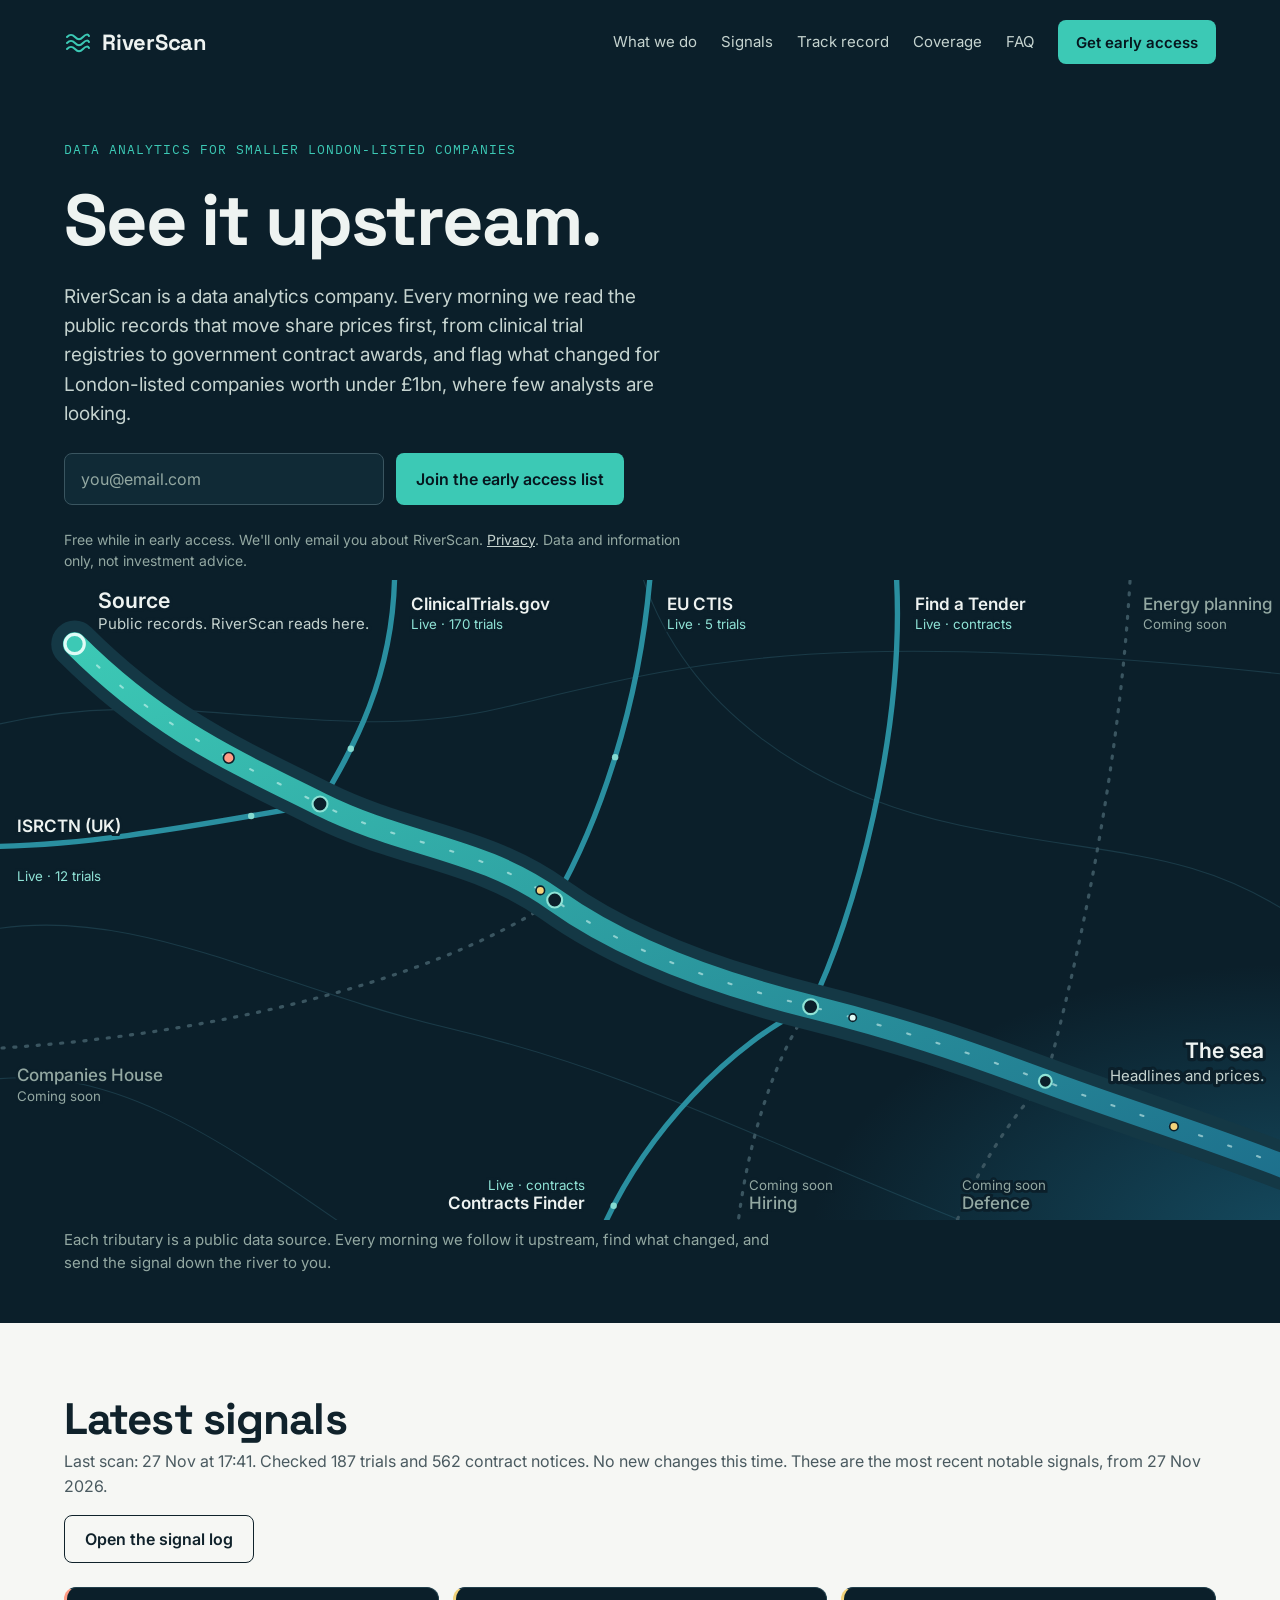
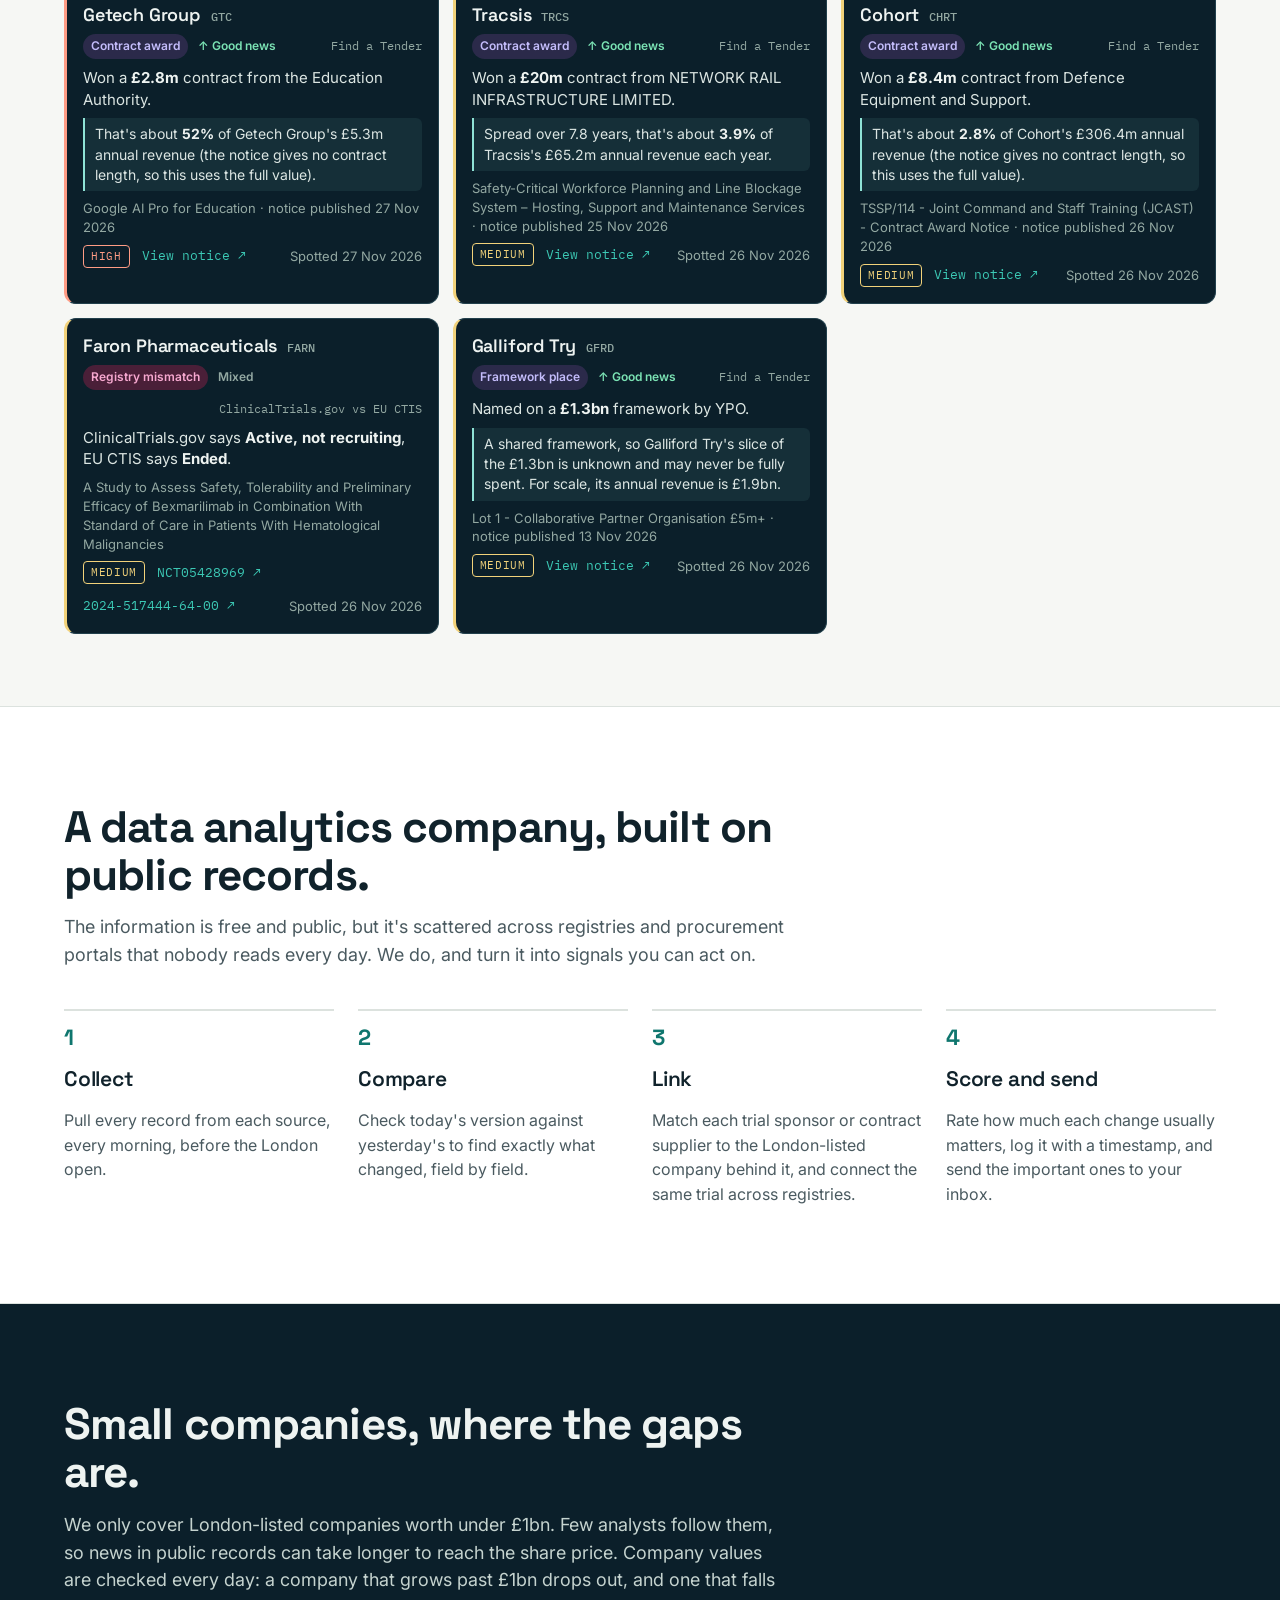
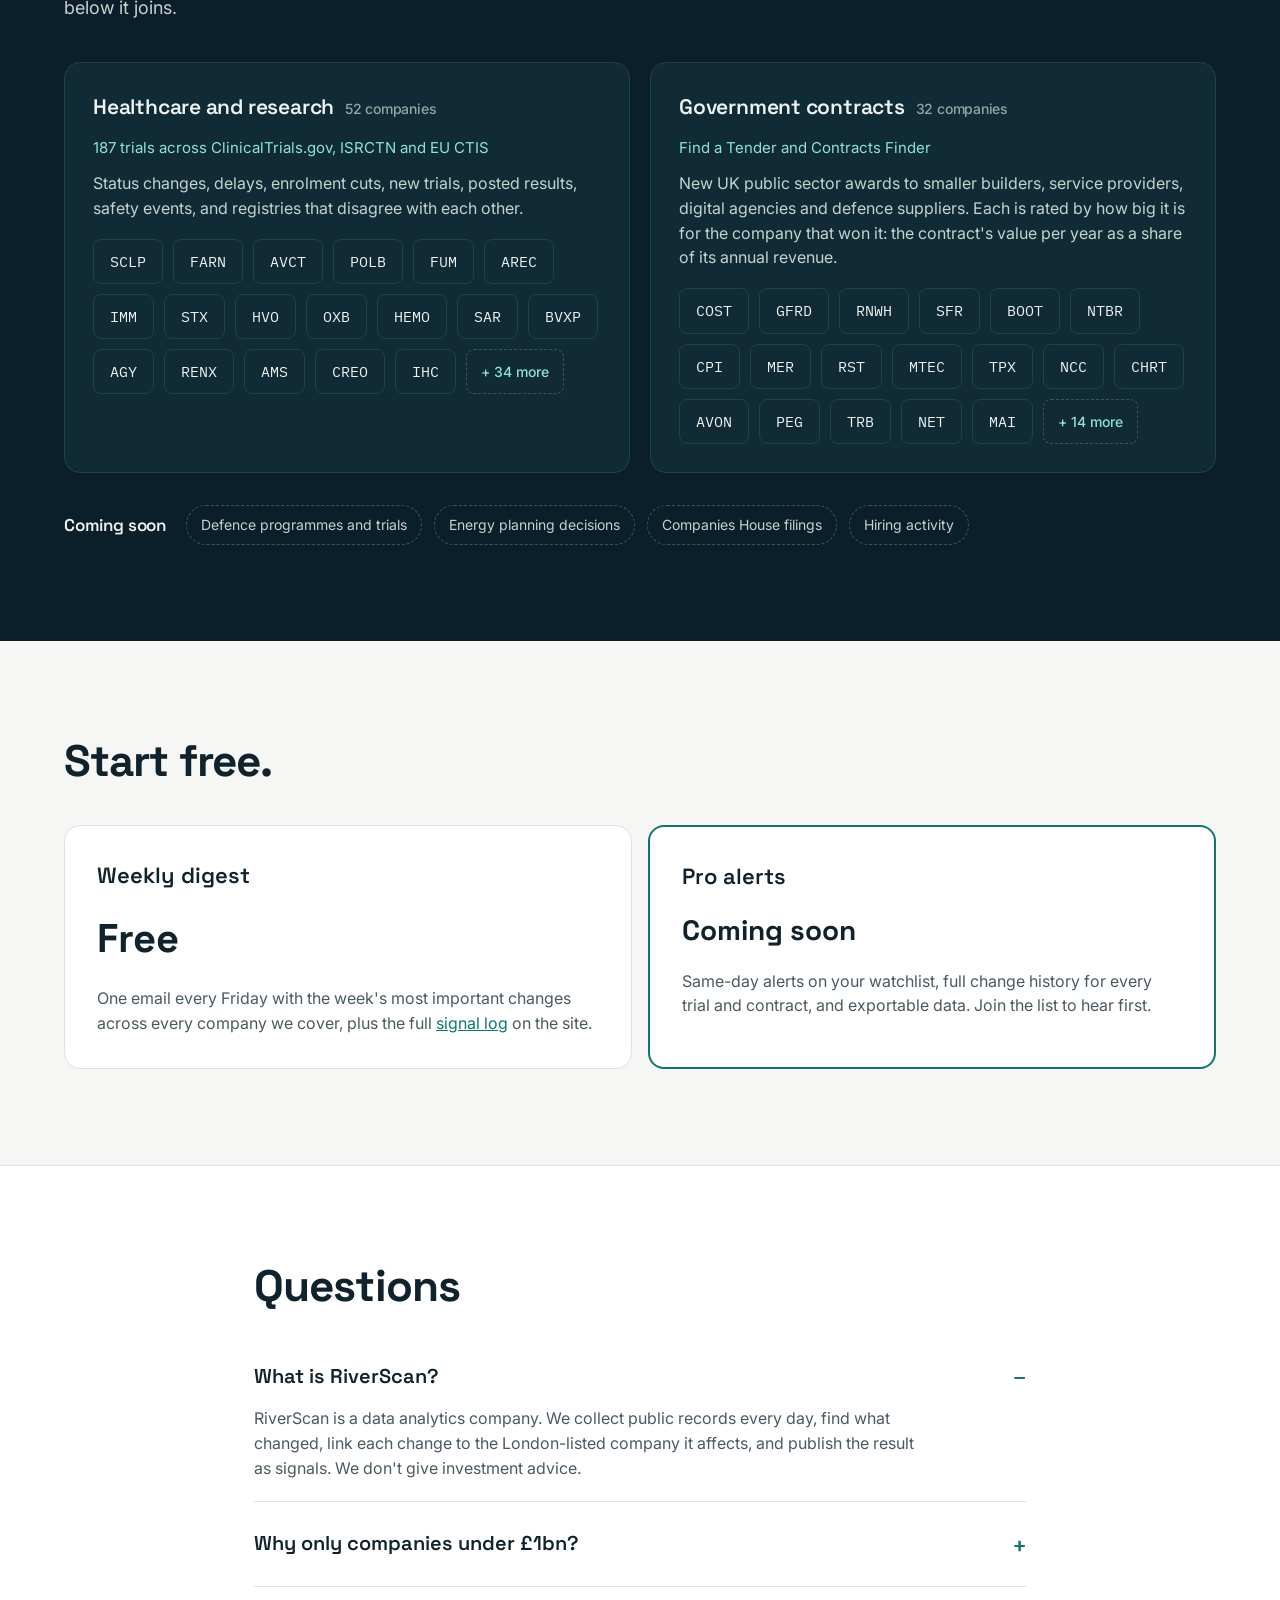
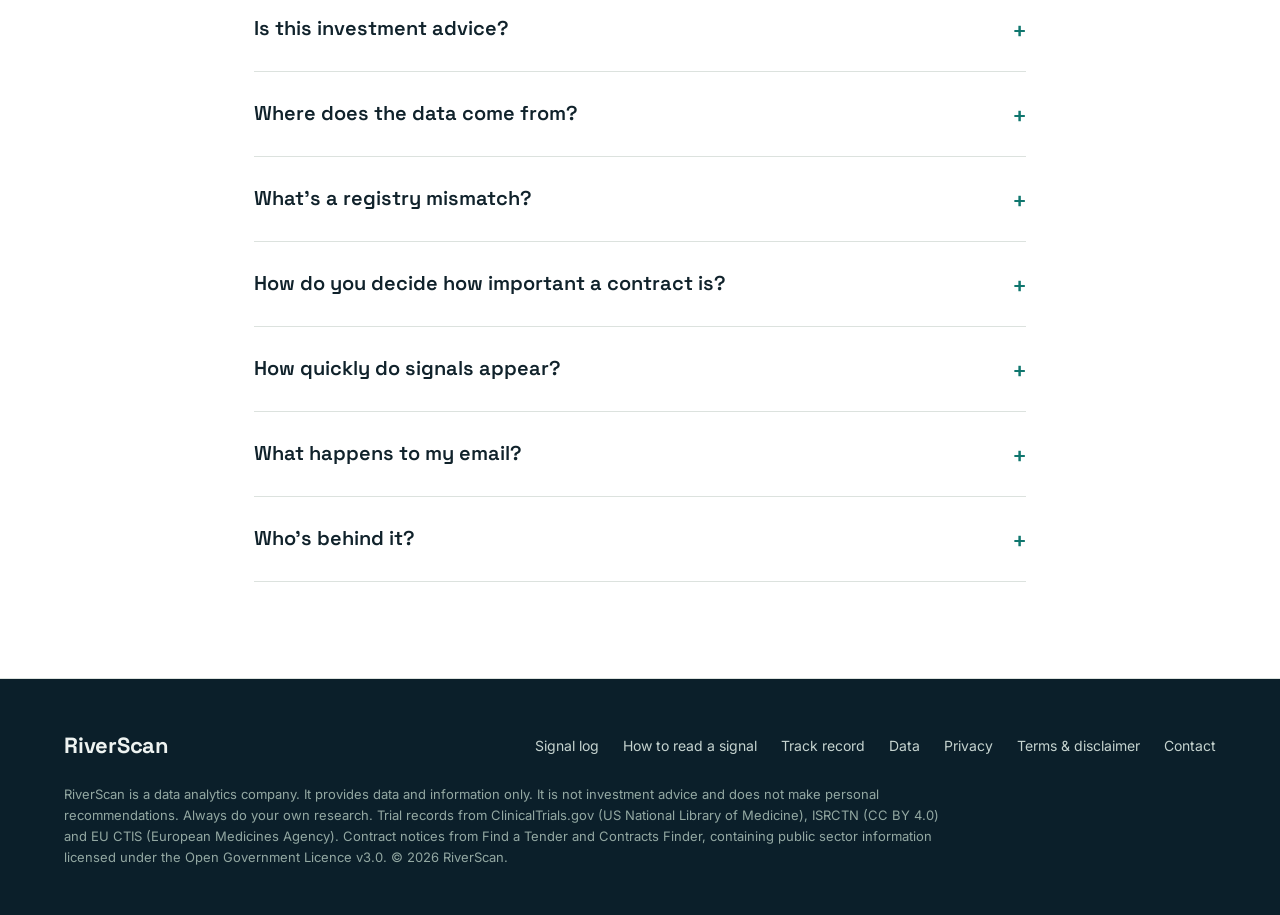
<file: index.html>
<!doctype html>
<html lang="en-GB">
<head>
<meta charset="utf-8">
<meta name="viewport" content="width=device-width, initial-scale=1">
<title>RiverScan: data analytics from public records</title>
<meta name="description" content="RiverScan is a data analytics company. We read clinical trial registries and UK government contract awards every morning and flag what changed for London-listed companies, before it reaches the headlines.">
<link rel="canonical" href="https://riverscan.com/">
<meta property="og:title" content="RiverScan: see it upstream">
<meta property="og:description" content="Data analytics from public records: clinical trials and government contracts, for London-listed companies.">
<meta property="og:url" content="https://riverscan.com/">
<meta property="og:type" content="website">
<meta name="theme-color" content="#0B1F2A">
<link rel="icon" href="assets/favicon.svg" type="image/svg+xml">
<link rel="preconnect" href="https://fonts.googleapis.com">
<link rel="preconnect" href="https://fonts.gstatic.com" crossorigin>
<link rel="stylesheet" href="https://fonts.googleapis.com/css2?family=Space+Grotesk:wght@500;600;700&family=Inter:wght@400;500;600&family=IBM+Plex+Mono:wght@400;500&display=swap">
<link rel="stylesheet" href="assets/styles.css?v=20261127a">
</head>
<body>
<a class="skip-link" href="#main">Skip to content</a>

<!-- ===== HEADER (copy this block to every page) ===== -->
<header class="site-header">
  <div class="container">
    <nav class="nav" aria-label="Main">
      <a class="brand" href="index.html">
        <svg width="28" height="28" viewBox="0 0 28 28" fill="none" stroke="#3CC9B5" stroke-width="2" stroke-linecap="round" aria-hidden="true"><path d="M3 9c3-3 5-3 8 0s5 3 8 0 5-3 6-1"/><path d="M3 15c3-3 5-3 8 0s5 3 8 0 5-3 6-1"/><path d="M3 21c3-3 5-3 8 0s5 3 8 0 5-3 6-1"/></svg>
        <span>RiverScan</span>
      </a>
      <div class="nav-links">
        <a href="index.html#how">What we do</a>
        <a href="signals.html">Signals</a>
        <a href="track-record.html">Track record</a>
        <a href="index.html#coverage">Coverage</a>
        <a href="index.html#faq">FAQ</a>
        <a class="btn btn--small" href="index.html#access">Get early access</a>
      </div>
    </nav>
  </div>
</header>
<!-- ===== END HEADER ===== -->

<main id="main">

  <!-- HERO: headline, sign-up, and the river map of every data source -->
  <section class="hero-river" aria-labelledby="hero-title">
    <div class="container hero-top">
      <div class="hero-copy">
        <p class="eyebrow">Data analytics for smaller London-listed companies</p>
        <h1 id="hero-title">See it upstream.</h1>
        <p class="lead">RiverScan is a data analytics company. Every morning we read the public records that move share prices first, from clinical trial registries to government contract awards, and flag what changed for London-listed companies worth under £1bn, where few analysts are looking.</p>
        <form id="access" class="signup" action="https://formspree.io/f/myewlokg" method="post">
          <label class="sr-only" for="email">Email address</label>
          <input id="email" name="email" type="email" placeholder="you@email.com" autocomplete="email" required>
          <label class="hp" aria-hidden="true">Leave blank <input type="text" name="_gotcha" tabindex="-1" autocomplete="off"></label>
          <button class="btn" type="submit">Join the early access list</button>
        </form>
        <p class="form-note">Free while in early access. We'll only email you about RiverScan. <a href="privacy.html">Privacy</a>. Data and information only, not investment advice.</p>
      </div>
    </div>

    <figure class="river-map" aria-labelledby="map-caption">
      <svg viewBox="0 0 1200 600" role="img" aria-labelledby="map-title map-desc" preserveAspectRatio="xMidYMid meet">
        <title id="map-title">The RiverScan river system</title>
        <desc id="map-desc">A river flows from public records at the source, top left, down to headlines and share prices at the sea, bottom right. Five live data sources join it as tributaries: ClinicalTrials.gov, ISRCTN, EU CTIS, Find a Tender and Contracts Finder. Four more are marked as coming soon.</desc>
        <defs>
          <linearGradient id="riverFill" x1="0" y1="0" x2="1" y2="1">
            <stop offset="0" stop-color="#3CC9B5"/>
            <stop offset="1" stop-color="#1D6F8C"/>
          </linearGradient>
          <radialGradient id="sea" cx="1" cy="1" r="1">
            <stop offset="0" stop-color="#1D6F8C" stop-opacity=".55"/>
            <stop offset="1" stop-color="#1D6F8C" stop-opacity="0"/>
          </radialGradient>
          <path id="main-river" d="M70,60 C150,140 220,170 300,210 S450,250 520,300 S680,380 760,400 S900,440 980,470 S1130,520 1230,560"/>
        </defs>

        <!-- contour lines: the landscape the river runs through -->
        <g class="contours" fill="none">
          <path d="M-20,140 C160,90 300,160 470,120 S760,40 1220,90"/>
          <path d="M-20,330 C120,300 250,380 420,420 S700,520 900,600"/>
          <path d="M600,-10 C640,120 760,200 900,230 S1120,250 1220,320"/>
          <path d="M-20,470 C100,450 200,520 330,610"/>
        </g>
        <rect x="760" y="360" width="460" height="260" fill="url(#sea)"/>

        <!-- coming-soon tributaries (dashed, dry) -->
        <g class="trib trib--soon">
          <path d="M-20,440 C180,430 400,380 520,300"/>
          <path d="M1060,-10 C1050,180 1010,360 980,470"/>
          <path d="M890,620 C910,560 950,500 980,470"/>
          <path d="M690,620 C700,520 730,440 760,400"/>
        </g>

        <!-- live tributaries -->
        <g class="trib trib--live">
          <path id="t-ctgov" d="M370,-10 C370,90 330,160 300,210"/>
          <path id="t-isrctn" d="M-20,250 C90,250 210,225 300,210"/>
          <path id="t-ctis" d="M610,-10 C600,120 560,230 520,300"/>
          <path id="t-fts" d="M840,-10 C850,140 800,320 760,400"/>
          <path id="t-cf" d="M560,620 C600,520 690,430 760,400"/>
        </g>

        <!-- the main river: wide bank, water, and moving current lines -->
        <use href="#main-river" class="river-bank"/>
        <use href="#main-river" class="river-water"/>
        <use href="#main-river" class="river-current"/>

        <!-- signals carried downstream -->
        <g class="particles">
          <circle r="5" class="p-high"><animateMotion dur="14s" repeatCount="indefinite" begin="0s"><mpath href="#main-river"/></animateMotion></circle>
          <circle r="4" class="p-med"><animateMotion dur="14s" repeatCount="indefinite" begin="-3.5s"><mpath href="#main-river"/></animateMotion></circle>
          <circle r="3.5" class="p-low"><animateMotion dur="14s" repeatCount="indefinite" begin="-7s"><mpath href="#main-river"/></animateMotion></circle>
          <circle r="4" class="p-med"><animateMotion dur="14s" repeatCount="indefinite" begin="-10.5s"><mpath href="#main-river"/></animateMotion></circle>
          <circle r="3" class="p-trib"><animateMotion dur="4s" repeatCount="indefinite" begin="-1s"><mpath href="#t-ctgov"/></animateMotion></circle>
          <circle r="3" class="p-trib"><animateMotion dur="5s" repeatCount="indefinite" begin="-2s"><mpath href="#t-isrctn"/></animateMotion></circle>
          <circle r="3" class="p-trib"><animateMotion dur="4.5s" repeatCount="indefinite" begin="-0.5s"><mpath href="#t-ctis"/></animateMotion></circle>
          <circle r="3" class="p-trib"><animateMotion dur="5s" repeatCount="indefinite" begin="-3s"><mpath href="#t-fts"/></animateMotion></circle>
          <circle r="3" class="p-trib"><animateMotion dur="4s" repeatCount="indefinite" begin="-2.5s"><mpath href="#t-cf"/></animateMotion></circle>
        </g>

        <!-- confluences -->
        <g class="joins">
          <circle cx="300" cy="210" r="7"/><circle cx="520" cy="300" r="7"/><circle cx="760" cy="400" r="7"/><circle cx="980" cy="470" r="6"/>
        </g>

        <!-- labels -->
        <g class="map-labels">
          <g class="stage"><circle cx="70" cy="60" r="9" class="spring"/>
            <text x="92" y="26" class="stage-name">Source</text>
            <text x="92" y="46" class="stage-note">Public records. RiverScan reads here.</text></g>
          <g class="stage stage--end">
            <text x="1185" y="448" text-anchor="end" class="stage-name">The sea</text>
            <text x="1185" y="470" text-anchor="end" class="stage-note">Headlines and prices.</text></g>

          <g class="src"><text x="385" y="28" class="src-name">ClinicalTrials.gov</text><text x="385" y="46" class="src-meta" id="n-ctgov">Live · trials</text></g>
          <g class="src"><text x="16" y="236" class="src-name">ISRCTN (UK)</text><text x="16" y="282" class="src-meta" id="n-isrctn">Live · trials</text></g>
          <g class="src"><text x="625" y="28" class="src-name">EU CTIS</text><text x="625" y="46" class="src-meta" id="n-ctis">Live · trials</text></g>
          <g class="src"><text x="858" y="28" class="src-name">Find a Tender</text><text x="858" y="46" class="src-meta">Live · contracts</text></g>
          <g class="src"><text x="548" y="590" text-anchor="end" class="src-name">Contracts Finder</text><text x="548" y="572" text-anchor="end" class="src-meta">Live · contracts</text></g>

          <g class="src src--soon"><text x="16" y="470" class="src-name">Companies House</text><text x="16" y="488" class="src-meta">Coming soon</text></g>
          <g class="src src--soon"><text x="1072" y="28" class="src-name">Energy planning</text><text x="1072" y="46" class="src-meta">Coming soon</text></g>
          <g class="src src--soon"><text x="902" y="590" class="src-name">Defence</text><text x="902" y="572" class="src-meta">Coming soon</text></g>
          <g class="src src--soon"><text x="702" y="590" class="src-name">Hiring</text><text x="702" y="572" class="src-meta">Coming soon</text></g>
        </g>
      </svg>
      <figcaption id="map-caption" class="container map-caption">Each tributary is a public data source. Every morning we follow it upstream, find what changed, and send the signal down the river to you.</figcaption>
    </figure>

    <!-- On small screens the map labels are too small to read, so the sources are listed here too -->
    <div class="container map-legend" aria-label="Data sources">
      <ul>
        <li class="live"><b>ClinicalTrials.gov</b> Live</li>
        <li class="live"><b>ISRCTN (UK)</b> Live</li>
        <li class="live"><b>EU CTIS</b> Live</li>
        <li class="live"><b>Find a Tender</b> Live</li>
        <li class="live"><b>Contracts Finder</b> Live</li>
        <li><b>Defence</b> Coming soon</li>
        <li><b>Energy planning</b> Coming soon</li>
        <li><b>Companies House</b> Coming soon</li>
        <li><b>Hiring</b> Coming soon</li>
      </ul>
    </div>
  </section>

  <!-- LATEST SIGNALS -->
  <section class="section section--tight" aria-labelledby="latest-title">
    <div class="container">
      <div class="latest-head">
        <div>
          <h2 id="latest-title">Latest signals</h2>
          <p class="muted" id="latest-note">We scan every morning before the London market opens.</p>
        </div>
        <a class="btn btn--ghost" href="signals.html">Open the signal log</a>
      </div>
      <div class="latest-grid" id="latest">
        <article class="signal">
          <div class="signal-top"><span class="ticker">POLB</span><span class="tag tag--enrol">Enrolment</span><span class="signal-source">Example</span></div>
          <p>TOPICAL trial of POLB 001: first patient dosed. Target enrolment around 30 patients.</p>
        </article>
        <article class="signal">
          <div class="signal-top"><span class="ticker">BBY</span><span class="tag tag--contract">Contract award</span><span class="signal-source">Example</span></div>
          <p>A public body awards a contract to a London-listed builder. We log the buyer, the value and the notice.</p>
        </article>
        <article class="signal">
          <div class="signal-top"><span class="ticker">FARN</span><span class="tag tag--mismatch">Registry mismatch</span><span class="signal-source">Example</span></div>
          <p>One registry says a trial is still running. Another says it has ended.</p>
        </article>
      </div>
    </div>
  </section>

  <!-- WHAT WE DO -->
  <section id="how" class="section section--white" aria-labelledby="how-title">
    <div class="container">
      <div class="section-head">
        <h2 id="how-title">A data analytics company, built on public records.</h2>
        <p class="lead">The information is free and public, but it's scattered across registries and procurement portals that nobody reads every day. We do, and turn it into signals you can act on.</p>
      </div>
      <ol class="steps steps--numbered">
        <li class="step">
          <h3>Collect</h3>
          <p>Pull every record from each source, every morning, before the London open.</p>
        </li>
        <li class="step">
          <h3>Compare</h3>
          <p>Check today's version against yesterday's to find exactly what changed, field by field.</p>
        </li>
        <li class="step">
          <h3>Link</h3>
          <p>Match each trial sponsor or contract supplier to the London-listed company behind it, and connect the same trial across registries.</p>
        </li>
        <li class="step">
          <h3>Score and send</h3>
          <p>Rate how much each change usually matters, log it with a timestamp, and send the important ones to your inbox.</p>
        </li>
      </ol>
    </div>
  </section>

  <!-- COVERAGE -->
  <section id="coverage" class="section section--dark" aria-labelledby="coverage-title">
    <div class="container">
      <div class="section-head">
        <h2 id="coverage-title">Small companies, where the gaps are.</h2>
        <p class="lead">We only cover London-listed companies worth under £1bn. Few analysts follow them, so news in public records can take longer to reach the share price. Company values are checked every day: a company that grows past £1bn drops out, and one that falls below it joins.</p>
      </div>
      <div class="streams">
        <div class="stream">
          <h3>Healthcare and research <span class="stream-count" id="cov-trials-count"></span></h3>
          <p class="stream-meta" id="cov-trials">ClinicalTrials.gov, ISRCTN and EU CTIS</p>
          <p>Status changes, delays, enrolment cuts, new trials, posted results, safety events, and registries that disagree with each other.</p>
          <div class="tickers" id="cov-trial-list">
            <span title="Scancell">SCLP</span><span title="Faron Pharmaceuticals">FARN</span><span title="Avacta">AVCT</span><span title="Poolbeg Pharma">POLB</span><span title="Futura Medical">FUM</span>
            <span title="Arecor Therapeutics">AREC</span><span title="ImmuPharma">IMM</span><span title="Shield Therapeutics">STX</span><span title="hVIVO">HVO</span><span title="Oxford Biomedica">OXB</span>
          </div>
        </div>
        <div class="stream">
          <h3>Government contracts <span class="stream-count" id="cov-contracts-count"></span></h3>
          <p class="stream-meta" id="cov-contracts">Find a Tender and Contracts Finder</p>
          <p>New UK public sector awards to smaller builders, service providers, digital agencies and defence suppliers. Each is rated by how big it is for the company that won it: the contract's value per year as a share of its annual revenue.</p>
          <div class="tickers" id="cov-contract-list">
            <span title="Costain">COST</span><span title="Galliford Try">GFRD</span><span title="Renew Holdings">RNWH</span><span title="Severfield">SFR</span><span title="Henry Boot">BOOT</span><span title="Northern Bear">NTBR</span>
            <span title="Capita">CPI</span><span title="Mears Group">MER</span><span title="Restore">RST</span><span title="Made Tech">MTEC</span><span title="TPXimpact">TPX</span><span title="NCC Group">NCC</span>
            <span title="Cohort">CHRT</span><span title="Avon Technologies">AVON</span><span title="Petards Group">PEG</span>
          </div>
        </div>
      </div>
      <div class="upcoming">
        <h3>Coming soon</h3>
        <ul class="chips">
          <li class="chip">Defence programmes and trials</li>
          <li class="chip">Energy planning decisions</li>
          <li class="chip">Companies House filings</li>
          <li class="chip">Hiring activity</li>
        </ul>
      </div>
    </div>
  </section>

  <!-- PLANS -->
  <section class="section" aria-labelledby="plans-title">
    <div class="container">
      <div class="section-head">
        <h2 id="plans-title">Start free.</h2>
      </div>
      <div class="row">
        <div class="card plan">
          <span class="plan-name">Weekly digest</span>
          <span class="plan-price">Free</span>
          <p>One email every Friday with the week's most important changes across every company we cover, plus the full <a href="signals.html">signal log</a> on the site.</p>
        </div>
        <div class="card plan plan--featured">
          <span class="plan-name">Pro alerts</span>
          <span class="plan-price" style="font-size:28px">Coming soon</span>
          <p>Same-day alerts on your watchlist, full change history for every trial and contract, and exportable data. Join the list to hear first.</p>
        </div>
      </div>
    </div>
  </section>

  <!-- FAQ -->
  <section id="faq" class="section section--white" aria-labelledby="faq-title">
    <div class="container narrow">
      <h2 id="faq-title" style="margin-bottom: 24px;">Questions</h2>
      <div class="faq">
        <details open>
          <summary>What is RiverScan?</summary>
          <p>RiverScan is a data analytics company. We collect public records every day, find what changed, link each change to the London-listed company it affects, and publish the result as signals. We don't give investment advice.</p>
        </details>
        <details>
          <summary>Why only companies under £1bn?</summary>
          <p>Large companies are followed by dozens of analysts, so news about them is priced in quickly. Smaller companies get far less attention, which is where public records are most likely to tell you something the market hasn't noticed yet. The trade-off is that smaller shares can be harder and more expensive to buy and sell.</p>
        </details>
        <details>
          <summary>Is this investment advice?</summary>
          <p>No. RiverScan reports changes in public records. We never tell you to buy or sell anything, and nothing here is a personal recommendation. See our <a href="terms.html">terms and disclaimer</a>.</p>
        </details>
        <details>
          <summary>Where does the data come from?</summary>
          <p>Clinical trials come from ClinicalTrials.gov (US National Library of Medicine), ISRCTN (the UK registry) and EU CTIS (European Medicines Agency). Government contracts come from Find a Tender and Contracts Finder, the UK government's official procurement services. Every signal links back to the original record.</p>
        </details>
        <details>
          <summary>What's a registry mismatch?</summary>
          <p>The same trial is often registered in more than one place. When one registry says it's still running and another says it has ended, we flag it. Often one record is just out of date, but sometimes it's the first place a change shows up.</p>
        </details>
        <details>
          <summary>How do you decide how important a contract is?</summary>
          <p>By how big it is for the company that won it. We take the contract's value per year and compare it with the company's annual revenue: 10% or more is high, 2% or more is medium. A £5m contract can matter more to a £50m company than £300m does to a giant. A framework place means the company is one of several approved suppliers sharing a headline value that may never be fully spent, so we assume an equal share and never rate it high.</p>
        </details>
        <details>
          <summary>How quickly do signals appear?</summary>
          <p>The scanner runs every morning before the London market opens. Changes appear on the <a href="signals.html">signal log</a> straight away, and the most important ones go into the Friday email.</p>
        </details>
        <details>
          <summary>What happens to my email?</summary>
          <p>We use it only to send you RiverScan updates. You can unsubscribe any time. Read the <a href="privacy.html">privacy notice</a>.</p>
        </details>
        <details>
          <summary>Who's behind it?</summary>
          <p>RiverScan is built by Ishan, a London-based student interested in markets and data. Questions or ideas? <a href="contact.html">Get in touch</a>.</p>
        </details>
      </div>
    </div>
  </section>

</main>

<!-- ===== FOOTER (copy this block to every page) ===== -->
<footer class="site-footer">
  <div class="container">
    <div class="footer-top">
      <a class="brand" href="index.html"><span>RiverScan</span></a>
      <nav class="footer-links" aria-label="Footer">
        <a href="signals.html">Signal log</a>
        <a href="signals.html#guide">How to read a signal</a>
        <a href="track-record.html">Track record</a>
        <a href="data.html">Data</a>
        <a href="privacy.html">Privacy</a>
        <a href="terms.html">Terms &amp; disclaimer</a>
        <a href="contact.html">Contact</a>
      </nav>
    </div>
    <p class="disclaimer">RiverScan is a data analytics company. It provides data and information only. It is not investment advice and does not make personal recommendations. Always do your own research. Trial records from ClinicalTrials.gov (US National Library of Medicine), ISRCTN (CC BY 4.0) and EU CTIS (European Medicines Agency). Contract notices from Find a Tender and Contracts Finder, containing public sector information licensed under the Open Government Licence v3.0. © <span id="year">2026</span> RiverScan.</p>
  </div>
</footer>
<!-- ===== END FOOTER ===== -->
<script src="assets/site-config.js?v=20261127a"></script>
<script src="assets/signals.js?v=20261127a"></script>
<script>
// Homepage: latest real signals, and live counts on the river map.
var coverage = fetch("data/coverage.json", { cache: "no-store" }).then(function (r) { return r.ok ? r.json() : null; }).catch(function () { return null; });
Promise.all([RiverScan.load(), coverage]).then(function (x) {
  var d = x[0], cov = x[1];
  if (cov && cov.trial_companies) {  // only feature companies we currently cover
    var covered = {};
    cov.trial_companies.concat((cov.contract_companies || []).map(function (c) { return c.ticker; })).forEach(function (t) { covered[t] = 1; });
    d = d.filter(function (s) { return covered[s.ticker]; });
  }
  var top = d.filter(function (s) { return RiverScan.severity(s) !== "low"; }).slice(0, 6);
  if (top.length < 3) top = d.slice(0, 6);
  if (!top.length) return;
  document.getElementById("latest").innerHTML = top.map(function (s) { return RiverScan.card(s); }).join("");
  RiverScan.scanStatus().then(function (st) {
    var note = document.getElementById("latest-note");
    var since = "These are the most recent notable signals, from " + RiverScan.when(top[0].detected_at) + ".";
    note.textContent = st ? st.text + " " + since : since;
  });
});
coverage.then(function (c) {
  if (!c || !c.trials) return;
  function esc(v) { return String(v).replace(/[&<>"]/g, function (ch) { return { "&": "&amp;", "<": "&lt;", ">": "&gt;", '"': "&quot;" }[ch]; }); }
  function chips(list) {
    var html = list.map(function (x, i) {
      return '<span title="' + esc(x.name) + '"' + (i >= 18 ? ' class="extra" hidden' : "") + ">" + esc(x.ticker) + "</span>";
    }).join("");
    if (list.length > 18) html += '<button type="button" class="more-tickers">+ ' + (list.length - 18) + " more</button>";
    return html;
  }
  document.addEventListener("click", function (e) {
    var b = e.target.closest && e.target.closest(".more-tickers"); if (!b) return;
    b.parentNode.querySelectorAll(".extra").forEach(function (x) { x.hidden = false; }); b.remove();
  });
  if (c.trial_detail) {
    document.getElementById("cov-trial-list").innerHTML = chips(c.trial_detail);
    document.getElementById("cov-trials-count").textContent = c.trial_detail.length + " companies";
  }
  if (c.contract_companies) {
    document.getElementById("cov-contract-list").innerHTML = chips(c.contract_companies);
    document.getElementById("cov-contracts-count").textContent = c.contract_companies.length + " companies";
  }
  var ids = { "ClinicalTrials.gov": "n-ctgov", "ISRCTN": "n-isrctn", "EU CTIS": "n-ctis" }, total = 0;
  Object.keys(ids).forEach(function (k) {
    var n = c.trials[k] || 0; total += n;
    var el = document.getElementById(ids[k]); if (el) el.textContent = "Live · " + n + " trials";
  });
  var cov = document.getElementById("cov-trials");
  if (cov && total) cov.textContent = total + " trials across ClinicalTrials.gov, ISRCTN and EU CTIS";
}).catch(function () {});
// Respect reduced motion: pause the particles drifting down the river.
if (window.matchMedia && window.matchMedia("(prefers-reduced-motion: reduce)").matches) {
  var svg = document.querySelector(".river-map svg"); if (svg && svg.pauseAnimations) svg.pauseAnimations();
}
document.getElementById('year').textContent = new Date().getFullYear();

// Send the sign-up to Formspree in the background, then show our own thank-you page.
(function () {
  var form = document.getElementById('access');
  if (!form) return;
  form.addEventListener('submit', function (e) {
    e.preventDefault();
    var btn = form.querySelector('button');
    btn.disabled = true;
    btn.textContent = 'Joining…';
    var data = new FormData(form);
    var url = (window.RIVERSCAN || {}).SIGNUP_URL;
    // Email service (welcome email + weekly digest). Its response can't be read cross-site, so we don't wait on it.
    var toEmailService = url ? fetch(url, { method: 'POST', mode: 'no-cors', body: new URLSearchParams(data) }).catch(function () {}) : Promise.resolve();
    var toFormspree = fetch(form.action, { method: 'POST', body: data, headers: { 'Accept': 'application/json' } })
      .then(function (res) { return res.ok; }).catch(function () { return false; });
    Promise.all([toFormspree, toEmailService]).then(function (r) {
      window.location.href = (r[0] || url) ? 'thanks.html' : 'oops.html';
    });
  });
})();
</script>
</body>
</html>
</file>
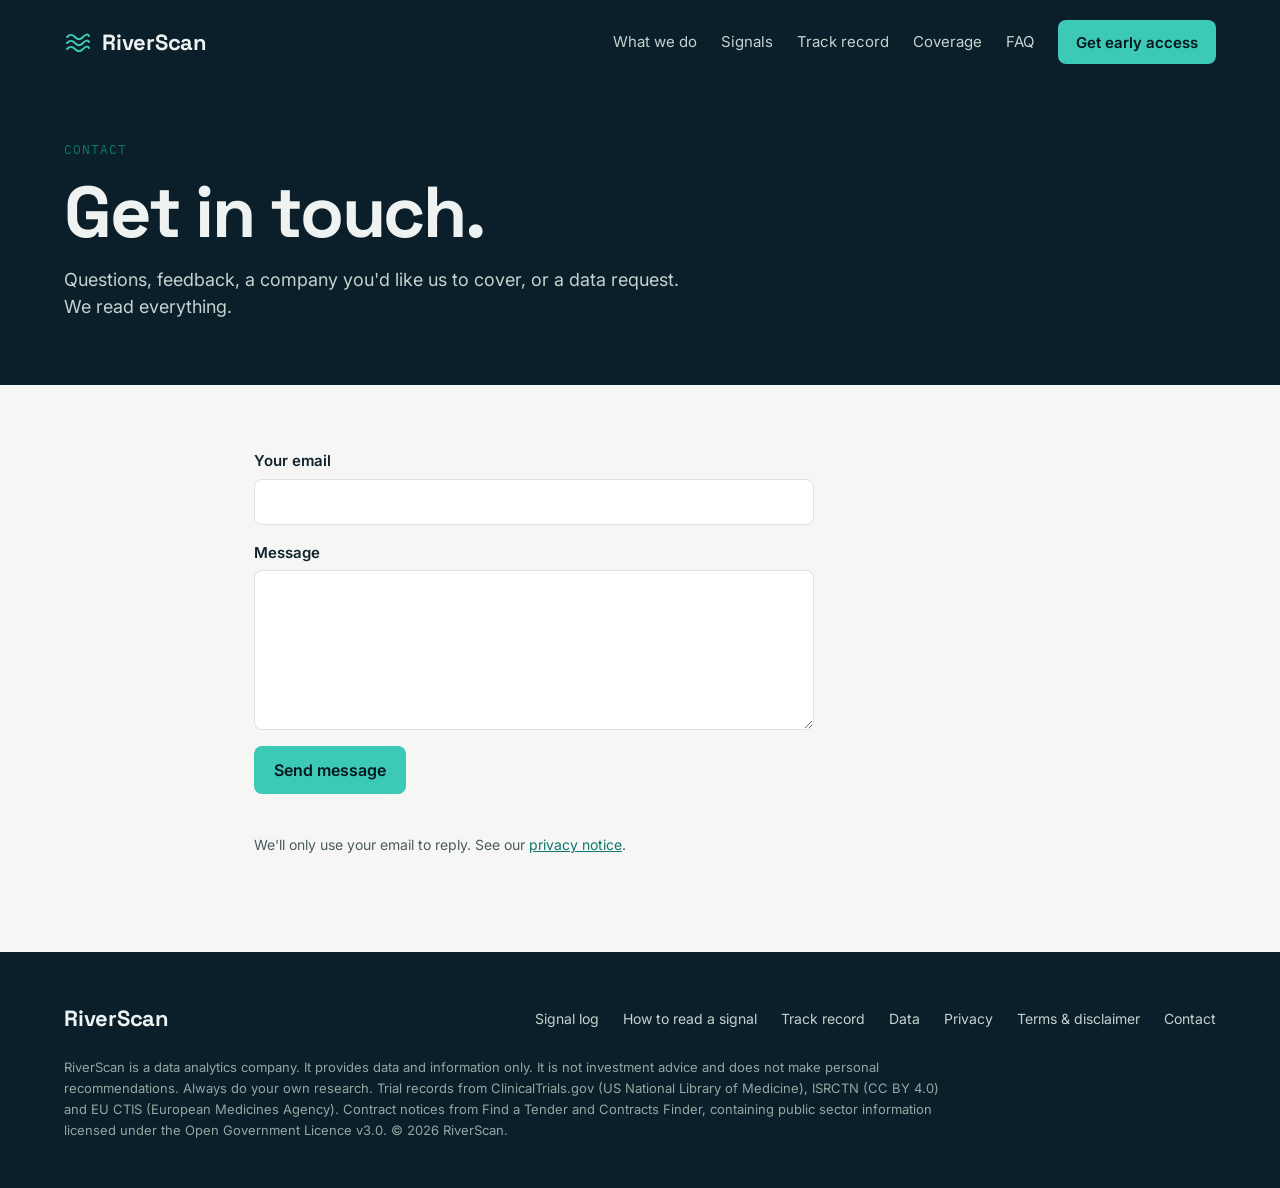
<file: contact.html>
<!doctype html>
<html lang="en-GB">
<head>
<meta charset="utf-8">
<meta name="viewport" content="width=device-width, initial-scale=1">
<title>Contact — RiverScan</title>
<meta name="description" content="Get in touch with RiverScan.">
<meta name="theme-color" content="#0B1F2A">
<link rel="icon" href="assets/favicon.svg" type="image/svg+xml">
<link rel="preconnect" href="https://fonts.googleapis.com">
<link rel="preconnect" href="https://fonts.gstatic.com" crossorigin>
<link rel="stylesheet" href="https://fonts.googleapis.com/css2?family=Space+Grotesk:wght@500;600;700&family=Inter:wght@400;500;600&family=IBM+Plex+Mono:wght@400;500&display=swap">
<link rel="stylesheet" href="assets/styles.css?v=20261127a">
</head>
<body>
<a class="skip-link" href="#main">Skip to content</a>

<!-- ===== HEADER (copy this block to every page) ===== -->
<header class="site-header">
  <div class="container">
    <nav class="nav" aria-label="Main">
      <a class="brand" href="index.html">
        <svg width="28" height="28" viewBox="0 0 28 28" fill="none" stroke="#3CC9B5" stroke-width="2" stroke-linecap="round" aria-hidden="true"><path d="M3 9c3-3 5-3 8 0s5 3 8 0 5-3 6-1"/><path d="M3 15c3-3 5-3 8 0s5 3 8 0 5-3 6-1"/><path d="M3 21c3-3 5-3 8 0s5 3 8 0 5-3 6-1"/></svg>
        <span>RiverScan</span>
      </a>
      <div class="nav-links">
        <a href="index.html#how">What we do</a>
        <a href="signals.html">Signals</a>
        <a href="track-record.html">Track record</a>
        <a href="index.html#coverage">Coverage</a>
        <a href="index.html#faq">FAQ</a>
        <a class="btn btn--small" href="index.html#access">Get early access</a>
      </div>
    </nav>
  </div>
</header>
<!-- ===== END HEADER ===== -->

<main id="main">
  <section class="site-header">
    <div class="container page-hero">
      <p class="eyebrow">Contact</p>
      <h1>Get in touch.</h1>
      <p class="lead" style="color: var(--on-dark-muted); max-width: 640px;">Questions, feedback, a company you'd like us to cover, or a data request. We read everything.</p>
    </div>
  </section>
  <section class="prose">
    <div class="container narrow">
      <form id="contact" class="contact-form" action="https://formspree.io/f/myewlokg" method="post">
        <input type="hidden" name="_subject" value="RiverScan contact form">
        <input type="hidden" name="form" value="contact">
        <label>Your email
          <input name="email" type="email" autocomplete="email" required>
        </label>
        <label>Message
          <textarea name="message" required></textarea>
        </label>
        <label class="hp" aria-hidden="true">Leave blank <input type="text" name="_gotcha" tabindex="-1" autocomplete="off"></label>
        <div><button class="btn" type="submit">Send message</button></div>
        <p class="form-status" id="form-status" role="status"></p>
      </form>
      <p style="margin-top: 24px; font-size: 14px;">We'll only use your email to reply. See our <a href="privacy.html">privacy notice</a>.</p>
    </div>
  </section>
</main>

<!-- ===== FOOTER (copy this block to every page) ===== -->
<footer class="site-footer">
  <div class="container">
    <div class="footer-top">
      <a class="brand" href="index.html"><span>RiverScan</span></a>
      <nav class="footer-links" aria-label="Footer">
        <a href="signals.html">Signal log</a>
        <a href="signals.html#guide">How to read a signal</a>
        <a href="track-record.html">Track record</a>
        <a href="data.html">Data</a>
        <a href="privacy.html">Privacy</a>
        <a href="terms.html">Terms &amp; disclaimer</a>
        <a href="contact.html">Contact</a>
      </nav>
    </div>
    <p class="disclaimer">RiverScan is a data analytics company. It provides data and information only. It is not investment advice and does not make personal recommendations. Always do your own research. Trial records from ClinicalTrials.gov (US National Library of Medicine), ISRCTN (CC BY 4.0) and EU CTIS (European Medicines Agency). Contract notices from Find a Tender and Contracts Finder, containing public sector information licensed under the Open Government Licence v3.0. © <span id="year">2026</span> RiverScan.</p>
  </div>
</footer>
<!-- ===== END FOOTER ===== -->

<script>
document.getElementById('year').textContent = new Date().getFullYear();
(function () {
  var form = document.getElementById('contact'), status = document.getElementById('form-status');
  form.addEventListener('submit', function (e) {
    e.preventDefault();
    var btn = form.querySelector('button');
    btn.disabled = true; btn.textContent = 'Sending…'; status.textContent = ''; status.className = 'form-status';
    fetch(form.action, { method: 'POST', body: new FormData(form), headers: { 'Accept': 'application/json' } })
      .then(function (res) {
        if (!res.ok) throw new Error();
        form.reset(); status.textContent = "Thanks, your message has been sent. We'll get back to you soon.";
        status.className = 'form-status form-status--ok'; btn.textContent = 'Sent';
      })
      .catch(function () {
        status.textContent = "Sorry, that didn't send. Please try again in a moment.";
        status.className = 'form-status form-status--err'; btn.disabled = false; btn.textContent = 'Send message';
      });
  });
})();
</script>
</body>
</html>
</file>
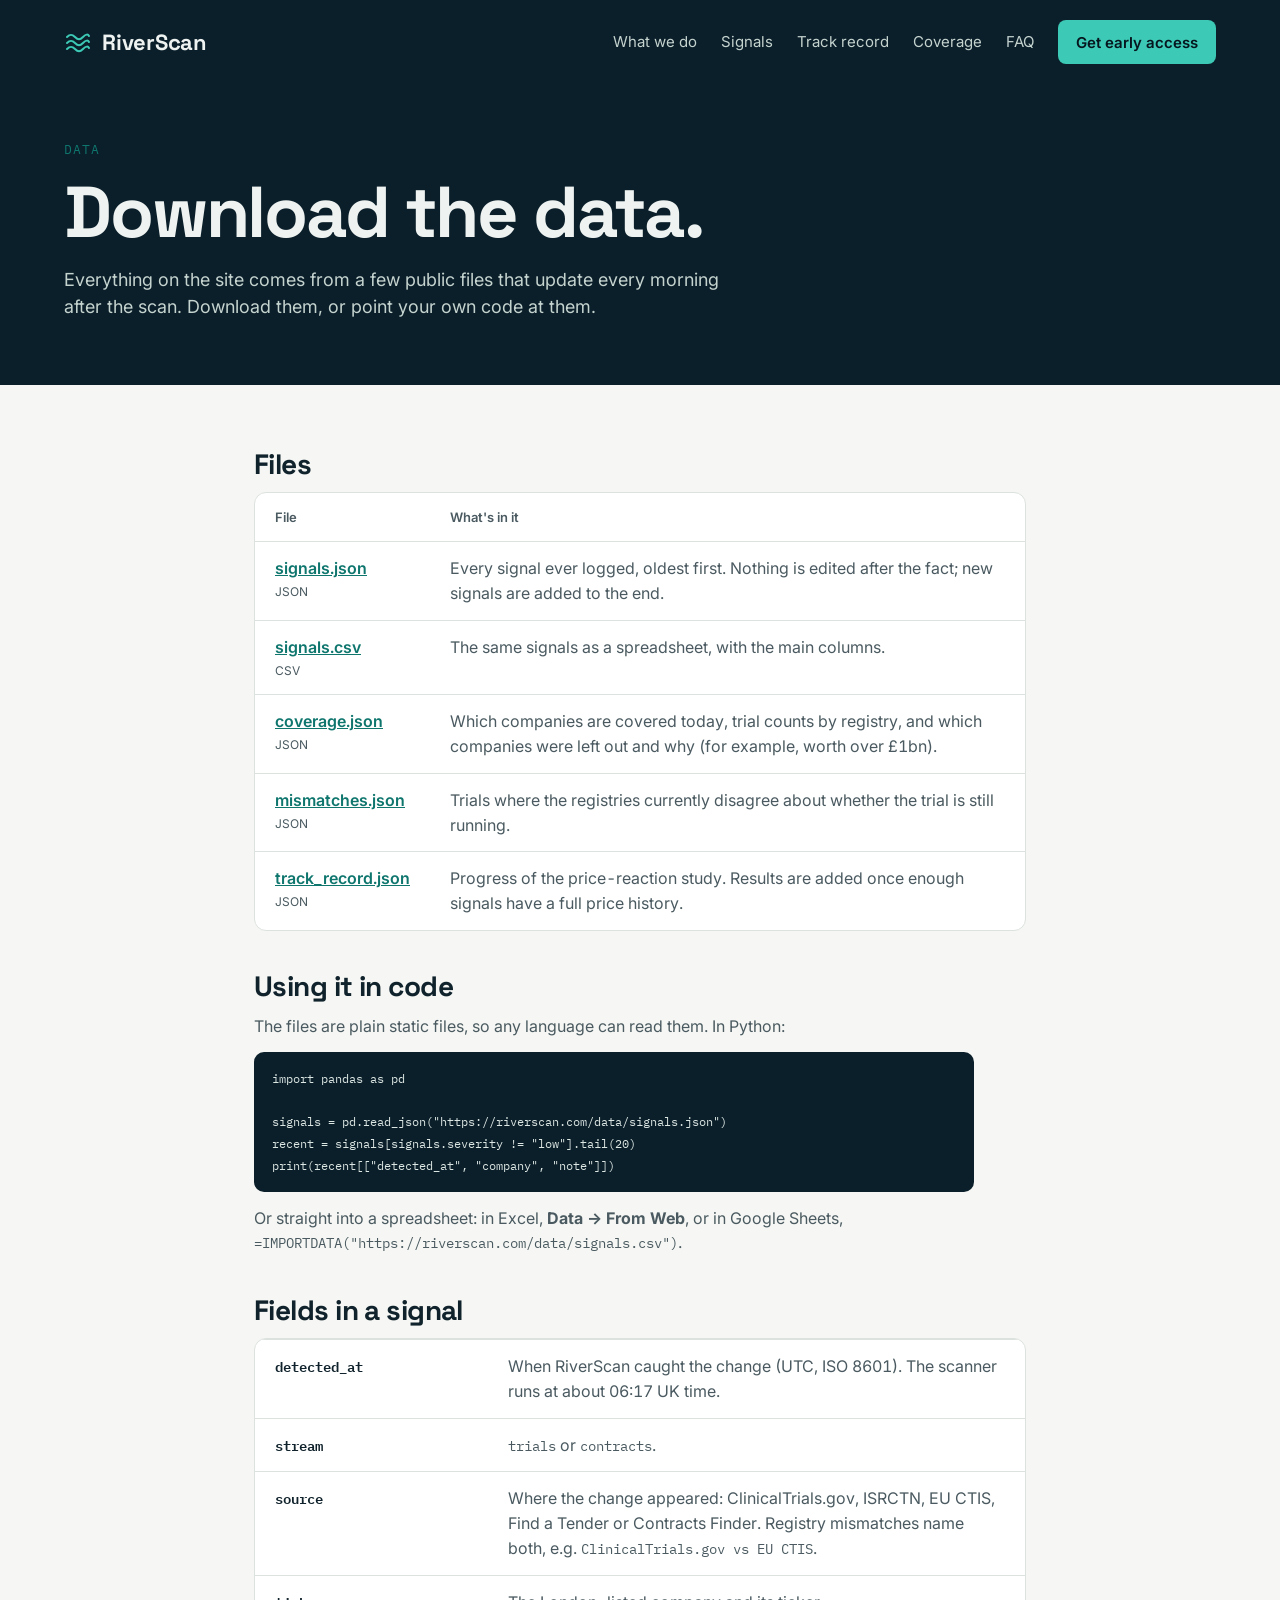
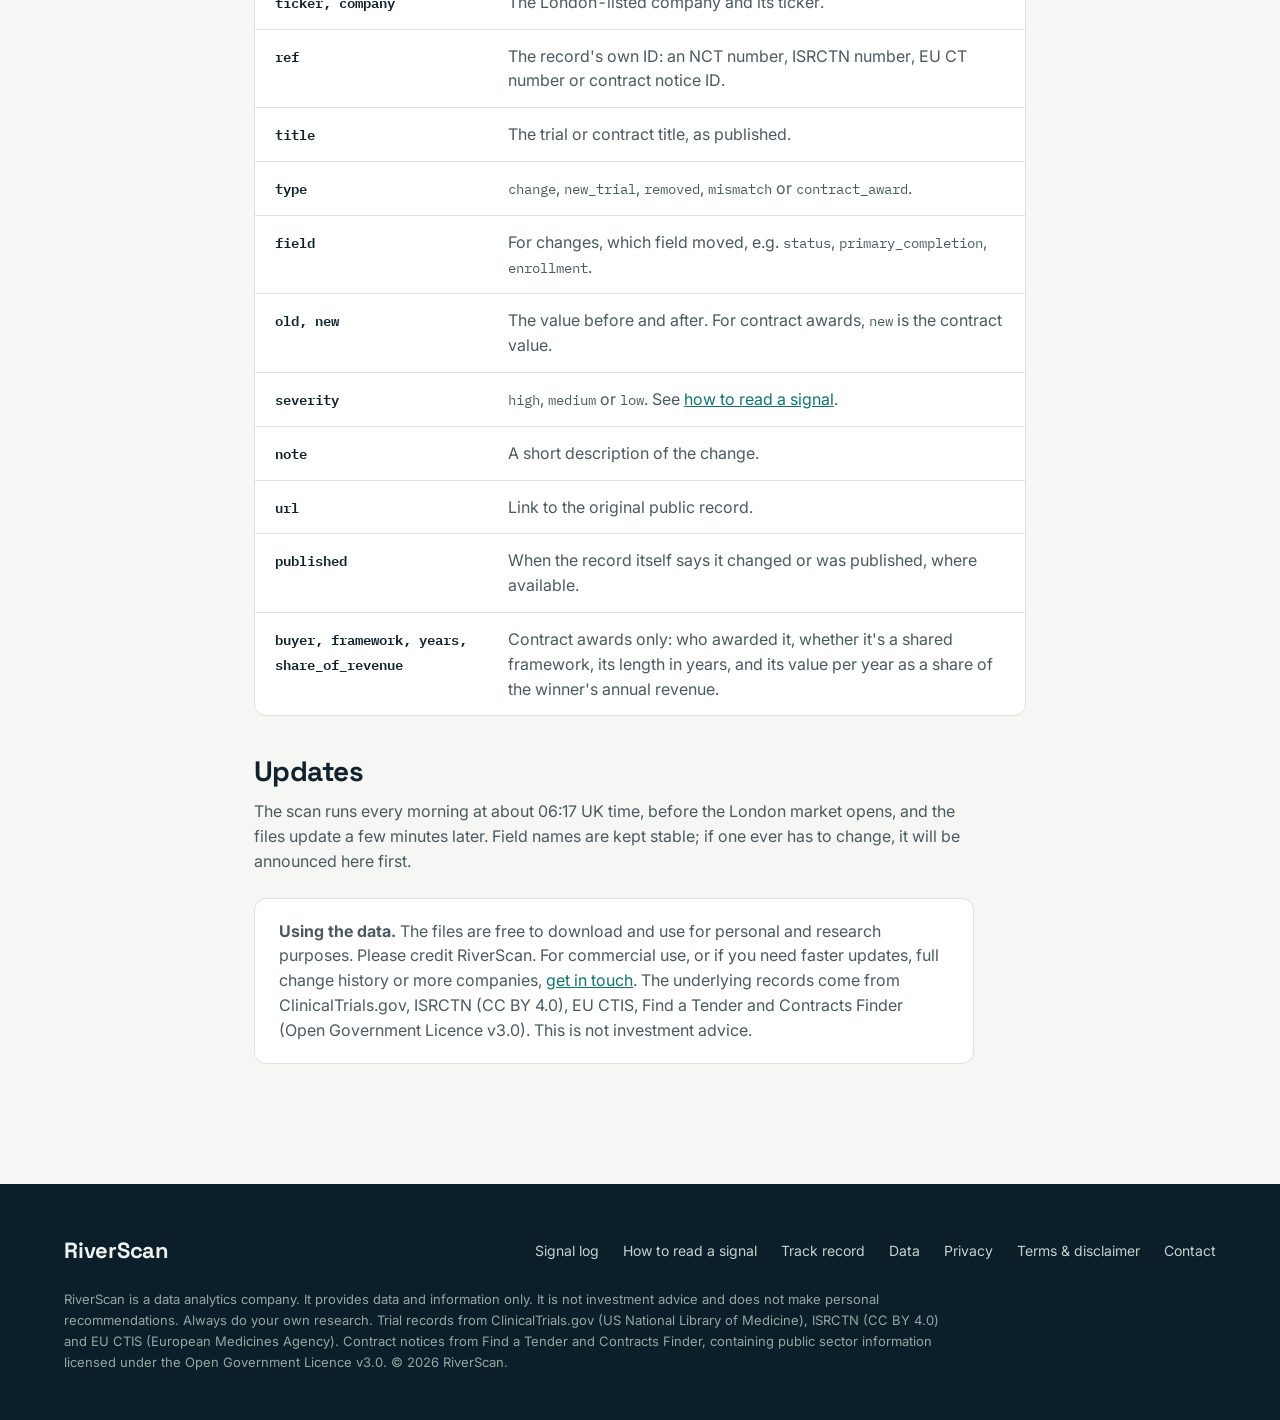
<file: data.html>
<!doctype html>
<html lang="en-GB">
<head>
<meta charset="utf-8">
<meta name="viewport" content="width=device-width, initial-scale=1">
<title>Data — RiverScan</title>
<meta name="description" content="Download RiverScan's signals and coverage data as JSON or CSV, updated every morning.">
<meta name="theme-color" content="#0B1F2A">
<link rel="icon" href="assets/favicon.svg" type="image/svg+xml">
<link rel="preconnect" href="https://fonts.googleapis.com">
<link rel="preconnect" href="https://fonts.gstatic.com" crossorigin>
<link rel="stylesheet" href="https://fonts.googleapis.com/css2?family=Space+Grotesk:wght@500;600;700&family=Inter:wght@400;500;600&family=IBM+Plex+Mono:wght@400;500&display=swap">
<link rel="stylesheet" href="assets/styles.css?v=20261127a">
</head>
<body>
<a class="skip-link" href="#main">Skip to content</a>

<!-- ===== HEADER (copy this block to every page) ===== -->
<header class="site-header">
  <div class="container">
    <nav class="nav" aria-label="Main">
      <a class="brand" href="index.html">
        <svg width="28" height="28" viewBox="0 0 28 28" fill="none" stroke="#3CC9B5" stroke-width="2" stroke-linecap="round" aria-hidden="true"><path d="M3 9c3-3 5-3 8 0s5 3 8 0 5-3 6-1"/><path d="M3 15c3-3 5-3 8 0s5 3 8 0 5-3 6-1"/><path d="M3 21c3-3 5-3 8 0s5 3 8 0 5-3 6-1"/></svg>
        <span>RiverScan</span>
      </a>
      <div class="nav-links">
        <a href="index.html#how">What we do</a>
        <a href="signals.html">Signals</a>
        <a href="track-record.html">Track record</a>
        <a href="index.html#coverage">Coverage</a>
        <a href="index.html#faq">FAQ</a>
        <a class="btn btn--small" href="index.html#access">Get early access</a>
      </div>
    </nav>
  </div>
</header>
<!-- ===== END HEADER ===== -->

<main id="main">
  <section class="site-header">
    <div class="container page-hero">
      <p class="eyebrow">Data</p>
      <h1>Download the data.</h1>
      <p class="lead" style="color: var(--on-dark-muted); max-width: 660px;">Everything on the site comes from a few public files that update every morning after the scan. Download them, or point your own code at them.</p>
    </div>
  </section>
  <section class="prose">
    <div class="container narrow">
      <h2 style="margin-top:0">Files</h2>
      <div class="table-wrap"><table class="tr-table data-table">
        <thead><tr><th scope="col">File</th><th scope="col">What's in it</th></tr></thead>
        <tbody>
          <tr><th scope="row"><a href="data/signals.json">signals.json</a><small>JSON</small></th><td>Every signal ever logged, oldest first. Nothing is edited after the fact; new signals are added to the end.</td></tr>
          <tr><th scope="row"><a href="data/signals.csv" download>signals.csv</a><small>CSV</small></th><td>The same signals as a spreadsheet, with the main columns.</td></tr>
          <tr><th scope="row"><a href="data/coverage.json">coverage.json</a><small>JSON</small></th><td>Which companies are covered today, trial counts by registry, and which companies were left out and why (for example, worth over £1bn).</td></tr>
          <tr><th scope="row"><a href="data/mismatches.json">mismatches.json</a><small>JSON</small></th><td>Trials where the registries currently disagree about whether the trial is still running.</td></tr>
          <tr><th scope="row"><a href="data/track_record.json">track_record.json</a><small>JSON</small></th><td>Progress of the price-reaction study. Results are added once enough signals have a full price history.</td></tr>
        </tbody>
      </table></div>

      <h2>Using it in code</h2>
      <p>The files are plain static files, so any language can read them. In Python:</p>
      <pre class="code"><code>import pandas as pd

signals = pd.read_json("https://riverscan.com/data/signals.json")
recent = signals[signals.severity != "low"].tail(20)
print(recent[["detected_at", "company", "note"]])</code></pre>
      <p>Or straight into a spreadsheet: in Excel, <strong>Data → From Web</strong>, or in Google Sheets, <code>=IMPORTDATA("https://riverscan.com/data/signals.csv")</code>.</p>

      <h2>Fields in a signal</h2>
      <div class="table-wrap"><table class="tr-table data-table"><tbody><tr><th scope="row"><code>detected_at</code></th><td>When RiverScan caught the change (UTC, ISO 8601). The scanner runs at about 06:17 UK time.</td></tr><tr><th scope="row"><code>stream</code></th><td><code>trials</code> or <code>contracts</code>.</td></tr><tr><th scope="row"><code>source</code></th><td>Where the change appeared: ClinicalTrials.gov, ISRCTN, EU CTIS, Find a Tender or Contracts Finder. Registry mismatches name both, e.g. <code>ClinicalTrials.gov vs EU CTIS</code>.</td></tr><tr><th scope="row"><code>ticker, company</code></th><td>The London-listed company and its ticker.</td></tr><tr><th scope="row"><code>ref</code></th><td>The record's own ID: an NCT number, ISRCTN number, EU CT number or contract notice ID.</td></tr><tr><th scope="row"><code>title</code></th><td>The trial or contract title, as published.</td></tr><tr><th scope="row"><code>type</code></th><td><code>change</code>, <code>new_trial</code>, <code>removed</code>, <code>mismatch</code> or <code>contract_award</code>.</td></tr><tr><th scope="row"><code>field</code></th><td>For changes, which field moved, e.g. <code>status</code>, <code>primary_completion</code>, <code>enrollment</code>.</td></tr><tr><th scope="row"><code>old, new</code></th><td>The value before and after. For contract awards, <code>new</code> is the contract value.</td></tr><tr><th scope="row"><code>severity</code></th><td><code>high</code>, <code>medium</code> or <code>low</code>. See <a href="signals.html#guide">how to read a signal</a>.</td></tr><tr><th scope="row"><code>note</code></th><td>A short description of the change.</td></tr><tr><th scope="row"><code>url</code></th><td>Link to the original public record.</td></tr><tr><th scope="row"><code>published</code></th><td>When the record itself says it changed or was published, where available.</td></tr><tr><th scope="row"><code>buyer, framework, years, share_of_revenue</code></th><td>Contract awards only: who awarded it, whether it's a shared framework, its length in years, and its value per year as a share of the winner's annual revenue.</td></tr></tbody></table></div>

      <h2>Updates</h2>
      <p>The scan runs every morning at about 06:17 UK time, before the London market opens, and the files update a few minutes later. Field names are kept stable; if one ever has to change, it will be announced here first.</p>

      <div class="callout">
        <p><strong>Using the data.</strong> The files are free to download and use for personal and research purposes. Please credit RiverScan. For commercial use, or if you need faster updates, full change history or more companies, <a href="contact.html">get in touch</a>. The underlying records come from ClinicalTrials.gov, ISRCTN (CC BY 4.0), EU CTIS, Find a Tender and Contracts Finder (Open Government Licence v3.0). This is not investment advice.</p>
      </div>
    </div>
  </section>
</main>

<!-- ===== FOOTER (copy this block to every page) ===== -->
<footer class="site-footer">
  <div class="container">
    <div class="footer-top">
      <a class="brand" href="index.html"><span>RiverScan</span></a>
      <nav class="footer-links" aria-label="Footer">
        <a href="signals.html">Signal log</a>
        <a href="signals.html#guide">How to read a signal</a>
        <a href="track-record.html">Track record</a>
        <a href="data.html">Data</a>
        <a href="privacy.html">Privacy</a>
        <a href="terms.html">Terms &amp; disclaimer</a>
        <a href="contact.html">Contact</a>
      </nav>
    </div>
    <p class="disclaimer">RiverScan is a data analytics company. It provides data and information only. It is not investment advice and does not make personal recommendations. Always do your own research. Trial records from ClinicalTrials.gov (US National Library of Medicine), ISRCTN (CC BY 4.0) and EU CTIS (European Medicines Agency). Contract notices from Find a Tender and Contracts Finder, containing public sector information licensed under the Open Government Licence v3.0. © <span id="year">2026</span> RiverScan.</p>
  </div>
</footer>
<!-- ===== END FOOTER ===== -->

<script>document.getElementById('year').textContent = new Date().getFullYear();</script>
</body>
</html>
</file>
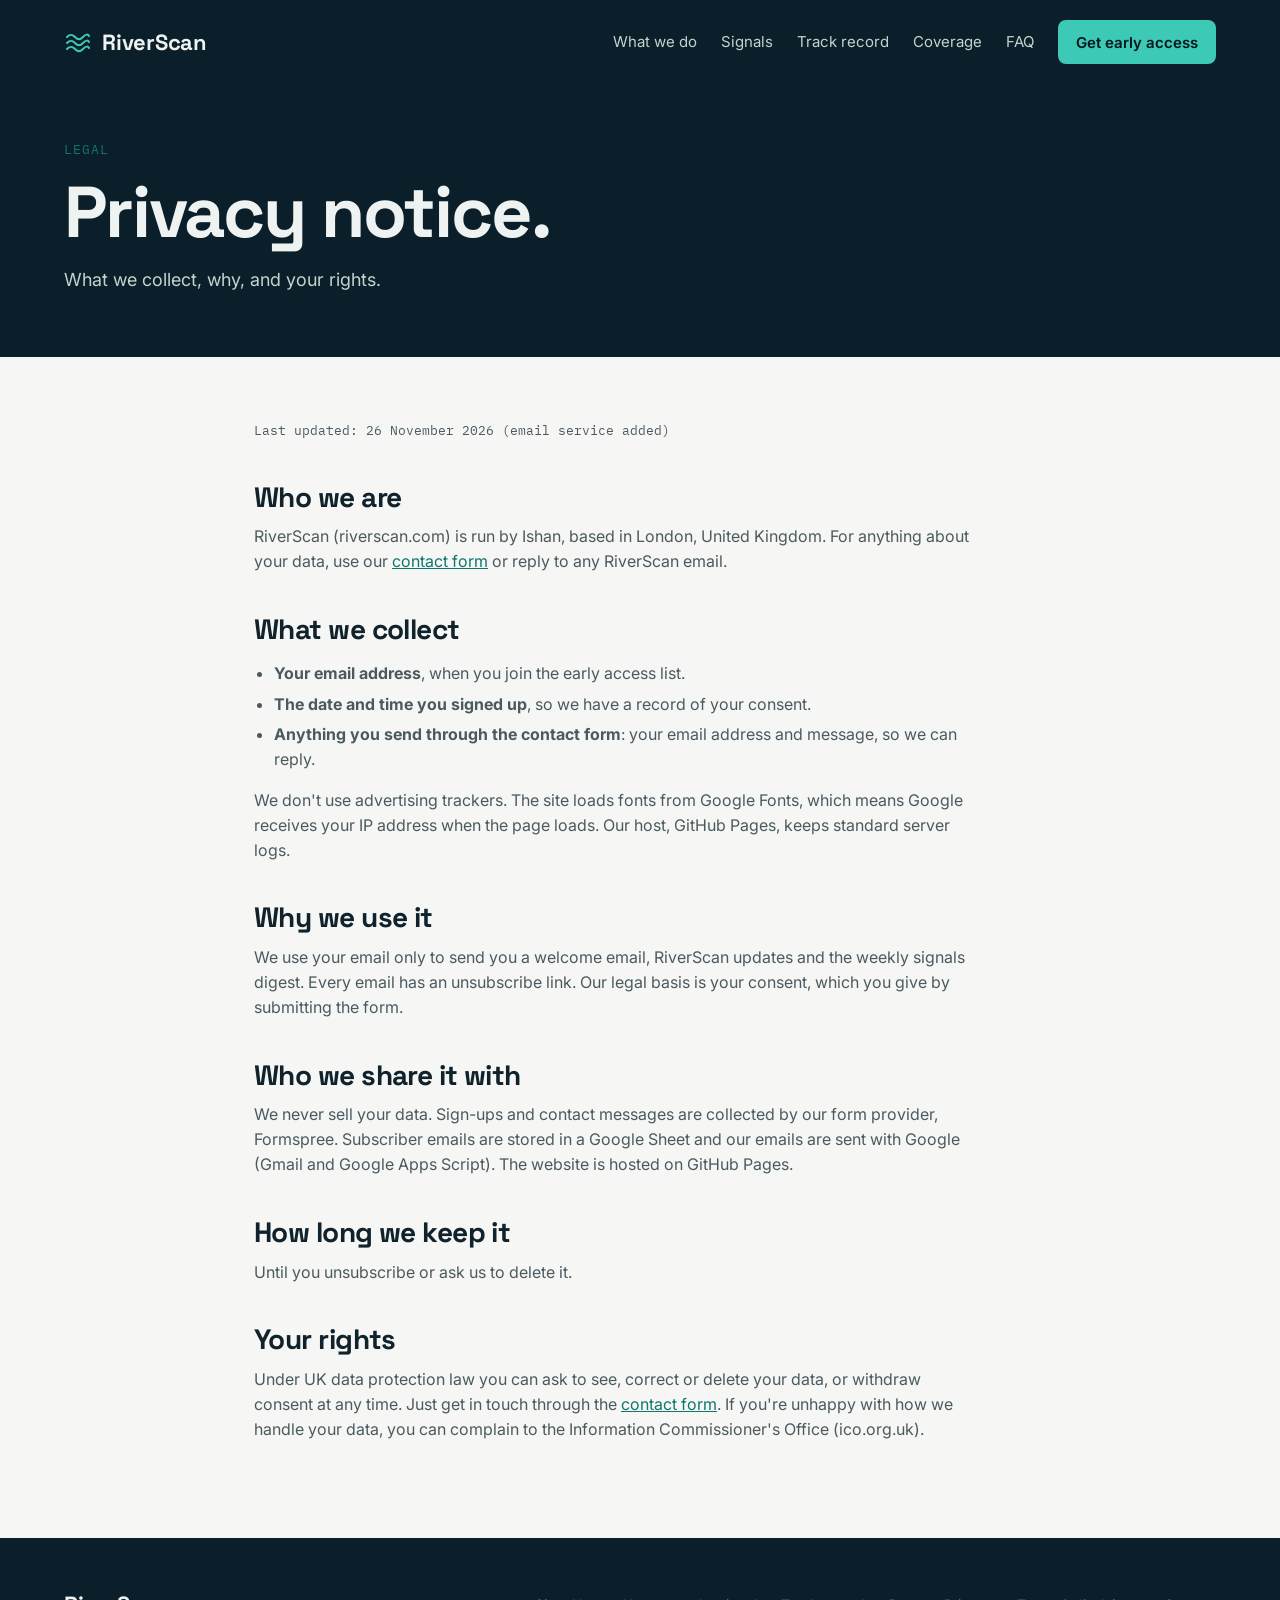
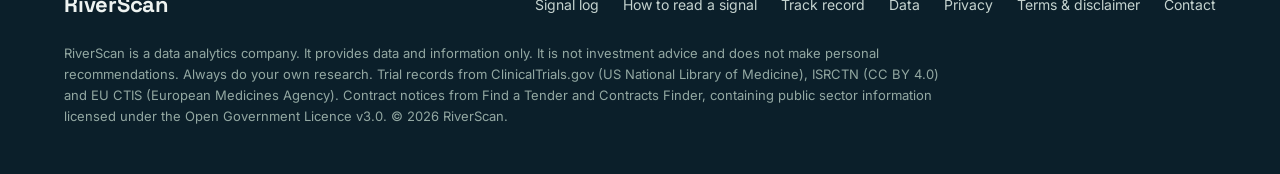
<file: privacy.html>
<!doctype html>
<html lang="en-GB">
<head>
<meta charset="utf-8">
<meta name="viewport" content="width=device-width, initial-scale=1">
<title>Privacy notice — RiverScan</title>
<meta name="description" content="How RiverScan collects and uses your data.">
<meta name="theme-color" content="#0B1F2A">
<link rel="icon" href="assets/favicon.svg" type="image/svg+xml">
<link rel="preconnect" href="https://fonts.googleapis.com">
<link rel="preconnect" href="https://fonts.gstatic.com" crossorigin>
<link rel="stylesheet" href="https://fonts.googleapis.com/css2?family=Space+Grotesk:wght@500;600;700&family=Inter:wght@400;500;600&family=IBM+Plex+Mono:wght@400;500&display=swap">
<link rel="stylesheet" href="assets/styles.css?v=20261127a">
</head>
<body>
<a class="skip-link" href="#main">Skip to content</a>

<!-- ===== HEADER (copy this block to every page) ===== -->
<header class="site-header">
  <div class="container">
    <nav class="nav" aria-label="Main">
      <a class="brand" href="index.html">
        <svg width="28" height="28" viewBox="0 0 28 28" fill="none" stroke="#3CC9B5" stroke-width="2" stroke-linecap="round" aria-hidden="true"><path d="M3 9c3-3 5-3 8 0s5 3 8 0 5-3 6-1"/><path d="M3 15c3-3 5-3 8 0s5 3 8 0 5-3 6-1"/><path d="M3 21c3-3 5-3 8 0s5 3 8 0 5-3 6-1"/></svg>
        <span>RiverScan</span>
      </a>
      <div class="nav-links">
        <a href="index.html#how">What we do</a>
        <a href="signals.html">Signals</a>
        <a href="track-record.html">Track record</a>
        <a href="index.html#coverage">Coverage</a>
        <a href="index.html#faq">FAQ</a>
        <a class="btn btn--small" href="index.html#access">Get early access</a>
      </div>
    </nav>
  </div>
</header>
<!-- ===== END HEADER ===== -->

<main id="main">
  <section class="site-header">
    <div class="container page-hero">
      <p class="eyebrow">Legal</p>
      <h1>Privacy notice.</h1>
      <p class="lead" style="color: var(--on-dark-muted); max-width: 640px;">What we collect, why, and your rights.</p>
    </div>
  </section>
  <section class="prose">
    <div class="container narrow">
      <p class="updated">Last updated: 26 November 2026 (email service added)</p>

      <h2>Who we are</h2>
      <p>RiverScan (riverscan.com) is run by Ishan, based in London, United Kingdom. For anything about your data, use our <a href="contact.html">contact form</a> or reply to any RiverScan email.</p>

      <h2>What we collect</h2>
      <ul>
        <li><strong>Your email address</strong>, when you join the early access list.</li>
        <li><strong>The date and time you signed up</strong>, so we have a record of your consent.</li>
        <li><strong>Anything you send through the contact form</strong>: your email address and message, so we can reply.</li>
      </ul>
      <p>We don't use advertising trackers. The site loads fonts from Google Fonts, which means Google receives your IP address when the page loads. Our host, GitHub Pages, keeps standard server logs.</p>

      <h2>Why we use it</h2>
      <p>We use your email only to send you a welcome email, RiverScan updates and the weekly signals digest. Every email has an unsubscribe link. Our legal basis is your consent, which you give by submitting the form.</p>

      <h2>Who we share it with</h2>
      <p>We never sell your data. Sign-ups and contact messages are collected by our form provider, Formspree. Subscriber emails are stored in a Google Sheet and our emails are sent with Google (Gmail and Google Apps Script). The website is hosted on GitHub Pages.</p>

      <h2>How long we keep it</h2>
      <p>Until you unsubscribe or ask us to delete it.</p>

      <h2>Your rights</h2>
      <p>Under UK data protection law you can ask to see, correct or delete your data, or withdraw consent at any time. Just get in touch through the <a href="contact.html">contact form</a>. If you're unhappy with how we handle your data, you can complain to the Information Commissioner's Office (ico.org.uk).</p>
    </div>
  </section>
</main>

<!-- ===== FOOTER (copy this block to every page) ===== -->
<footer class="site-footer">
  <div class="container">
    <div class="footer-top">
      <a class="brand" href="index.html"><span>RiverScan</span></a>
      <nav class="footer-links" aria-label="Footer">
        <a href="signals.html">Signal log</a>
        <a href="signals.html#guide">How to read a signal</a>
        <a href="track-record.html">Track record</a>
        <a href="data.html">Data</a>
        <a href="privacy.html">Privacy</a>
        <a href="terms.html">Terms &amp; disclaimer</a>
        <a href="contact.html">Contact</a>
      </nav>
    </div>
    <p class="disclaimer">RiverScan is a data analytics company. It provides data and information only. It is not investment advice and does not make personal recommendations. Always do your own research. Trial records from ClinicalTrials.gov (US National Library of Medicine), ISRCTN (CC BY 4.0) and EU CTIS (European Medicines Agency). Contract notices from Find a Tender and Contracts Finder, containing public sector information licensed under the Open Government Licence v3.0. © <span id="year">2026</span> RiverScan.</p>
  </div>
</footer>
<!-- ===== END FOOTER ===== -->
<script>document.getElementById('year').textContent = new Date().getFullYear();</script>
</body>
</html>
</file>
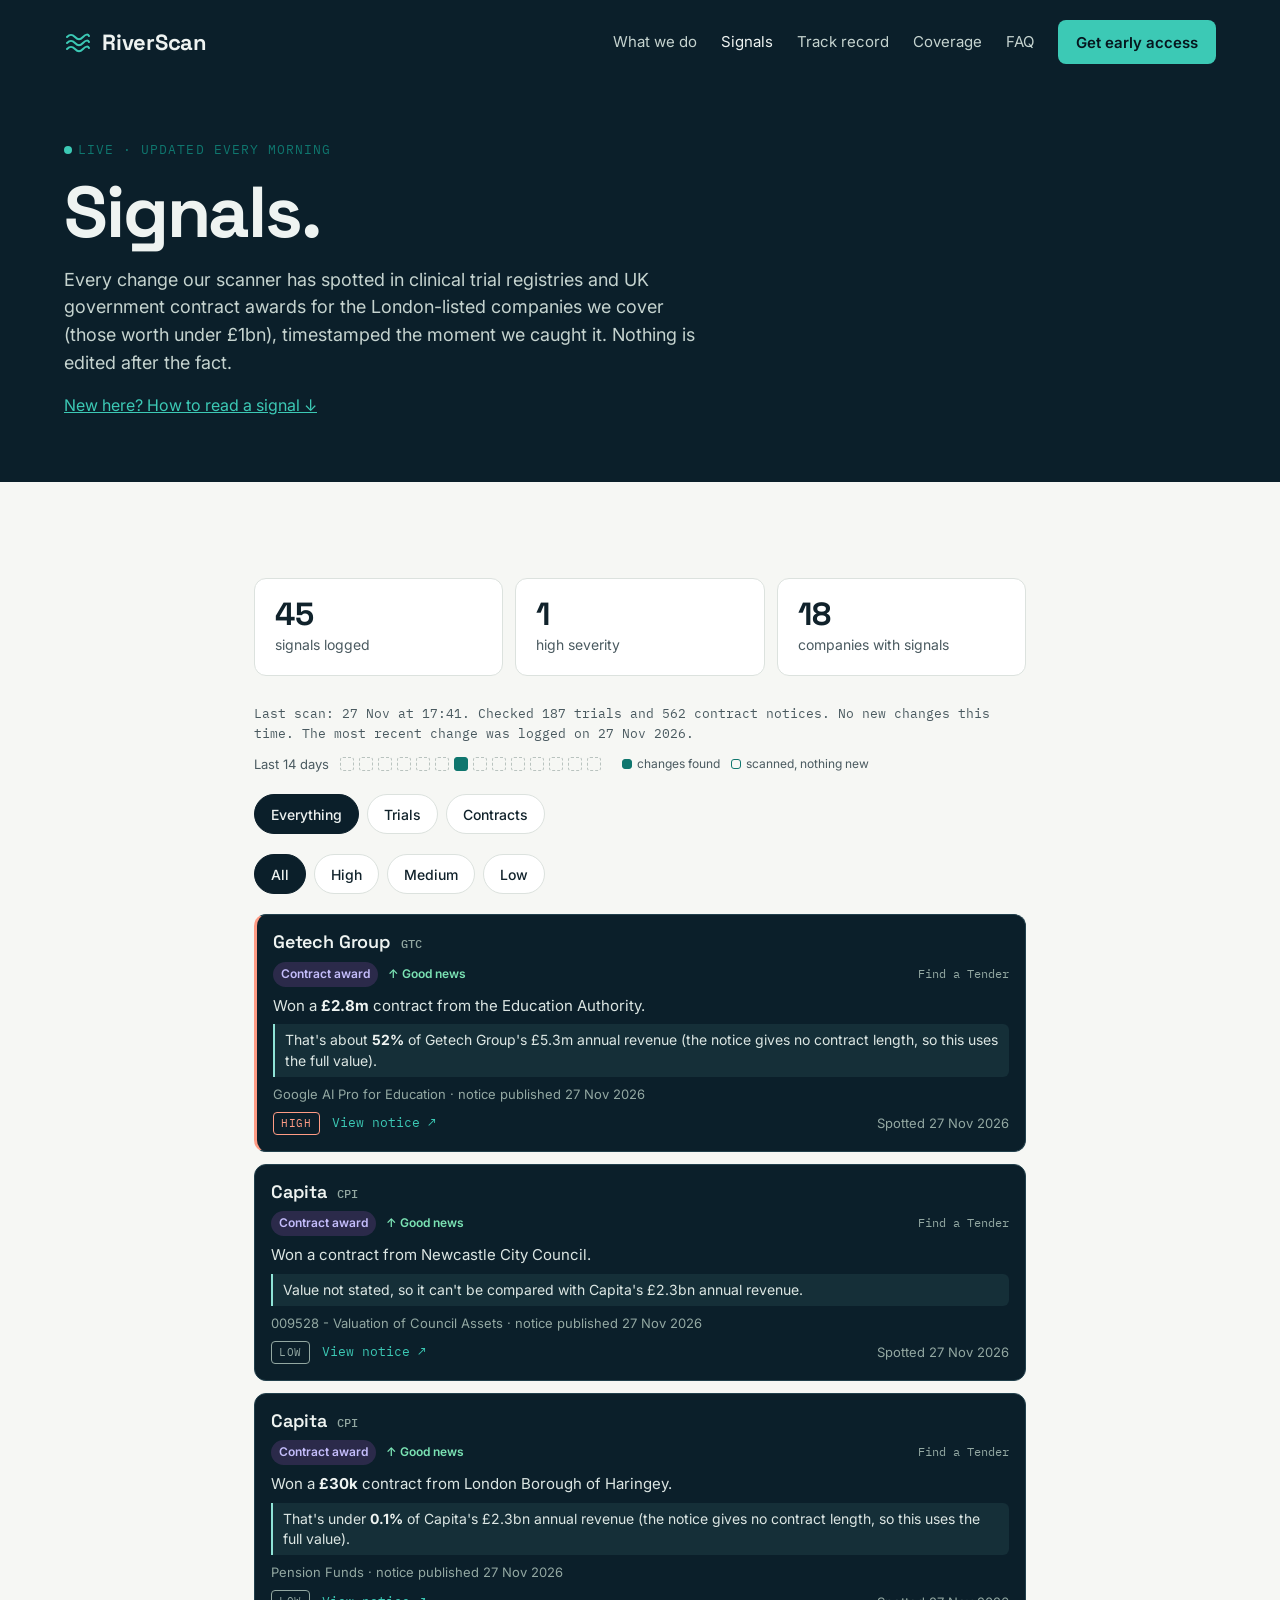
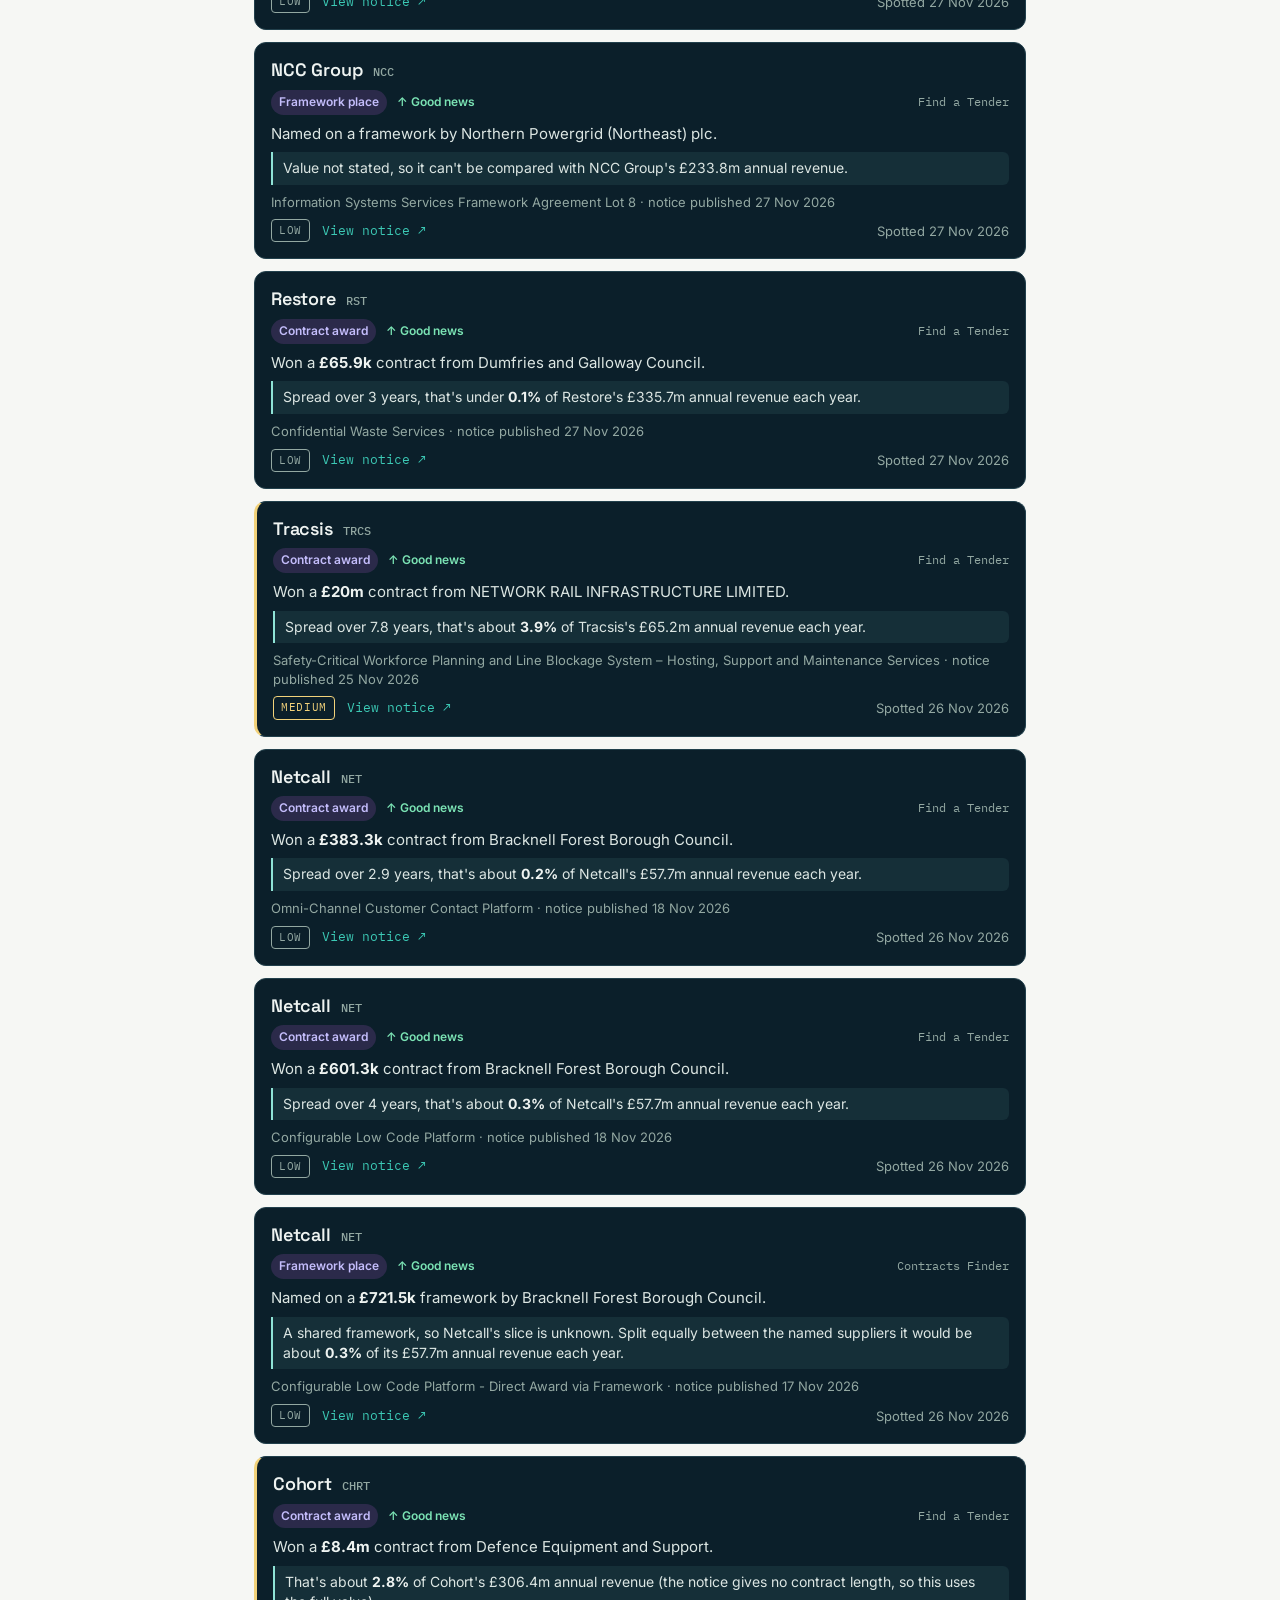
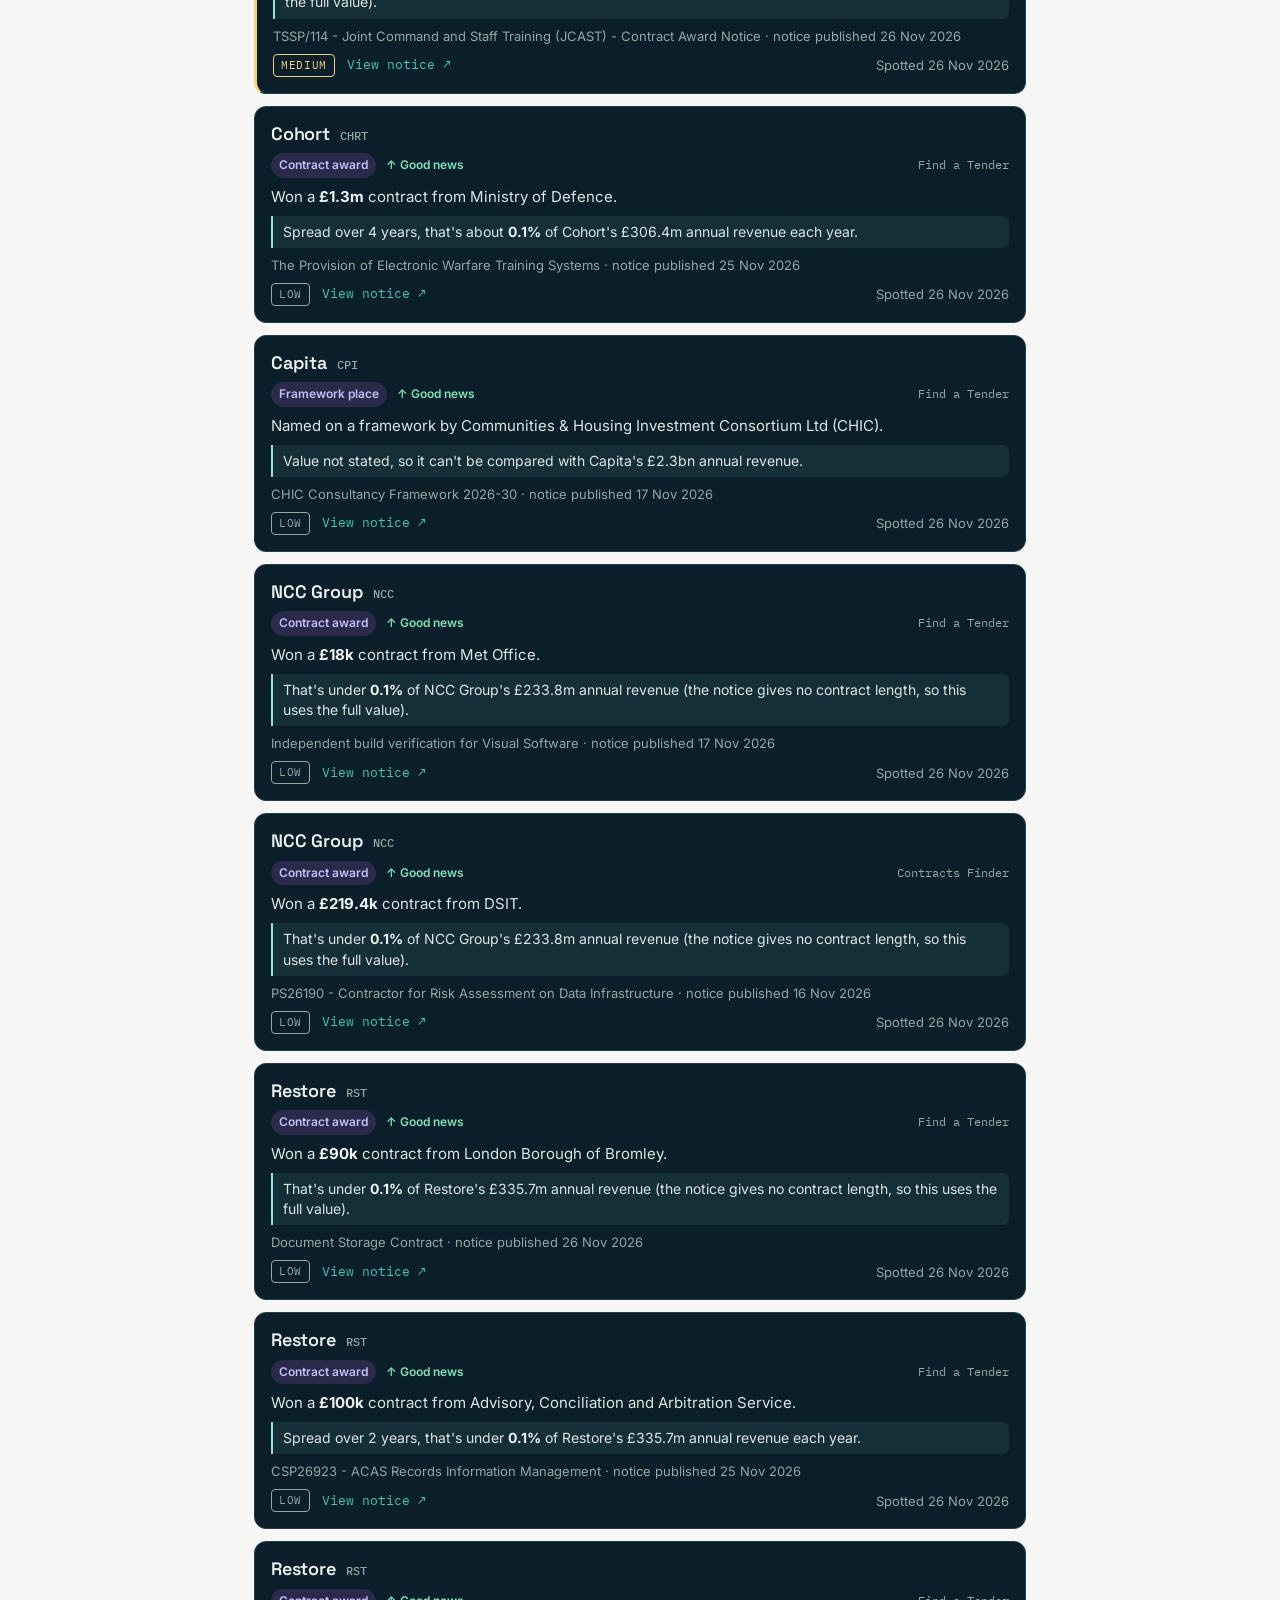
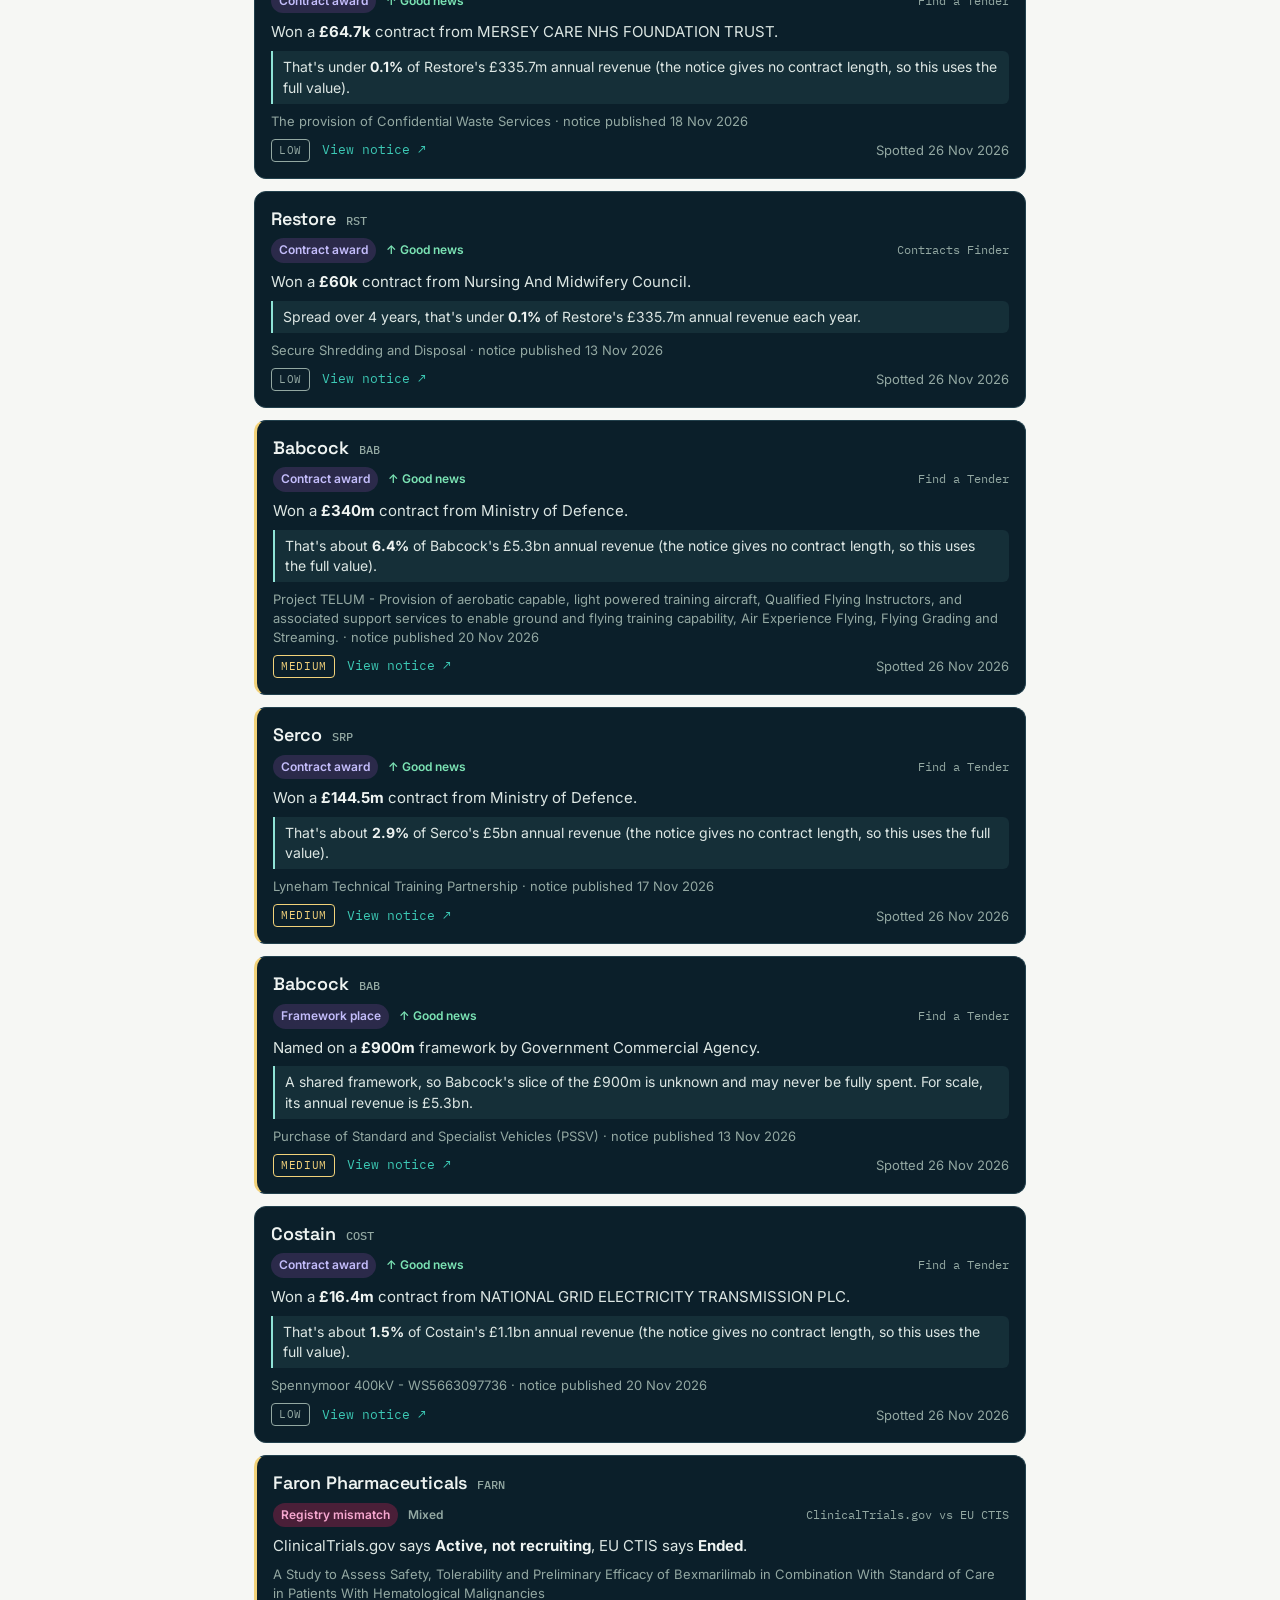
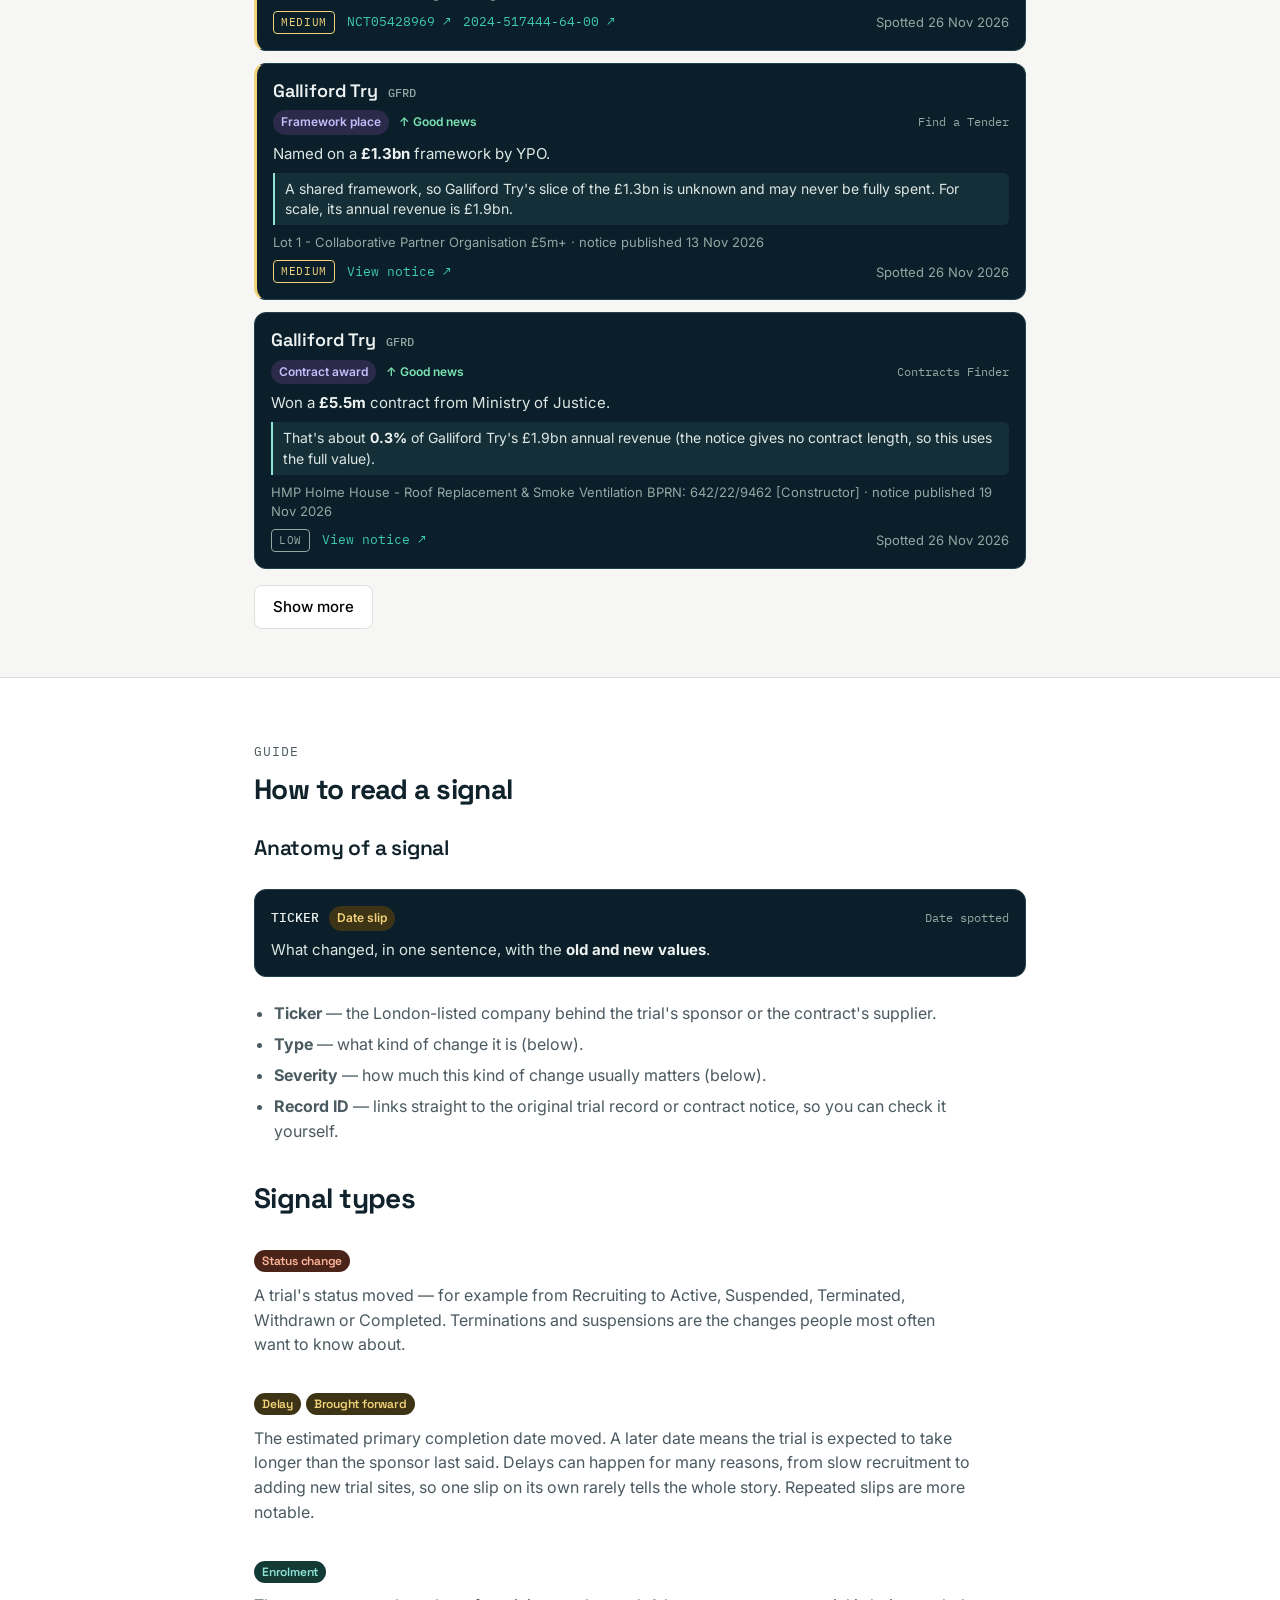
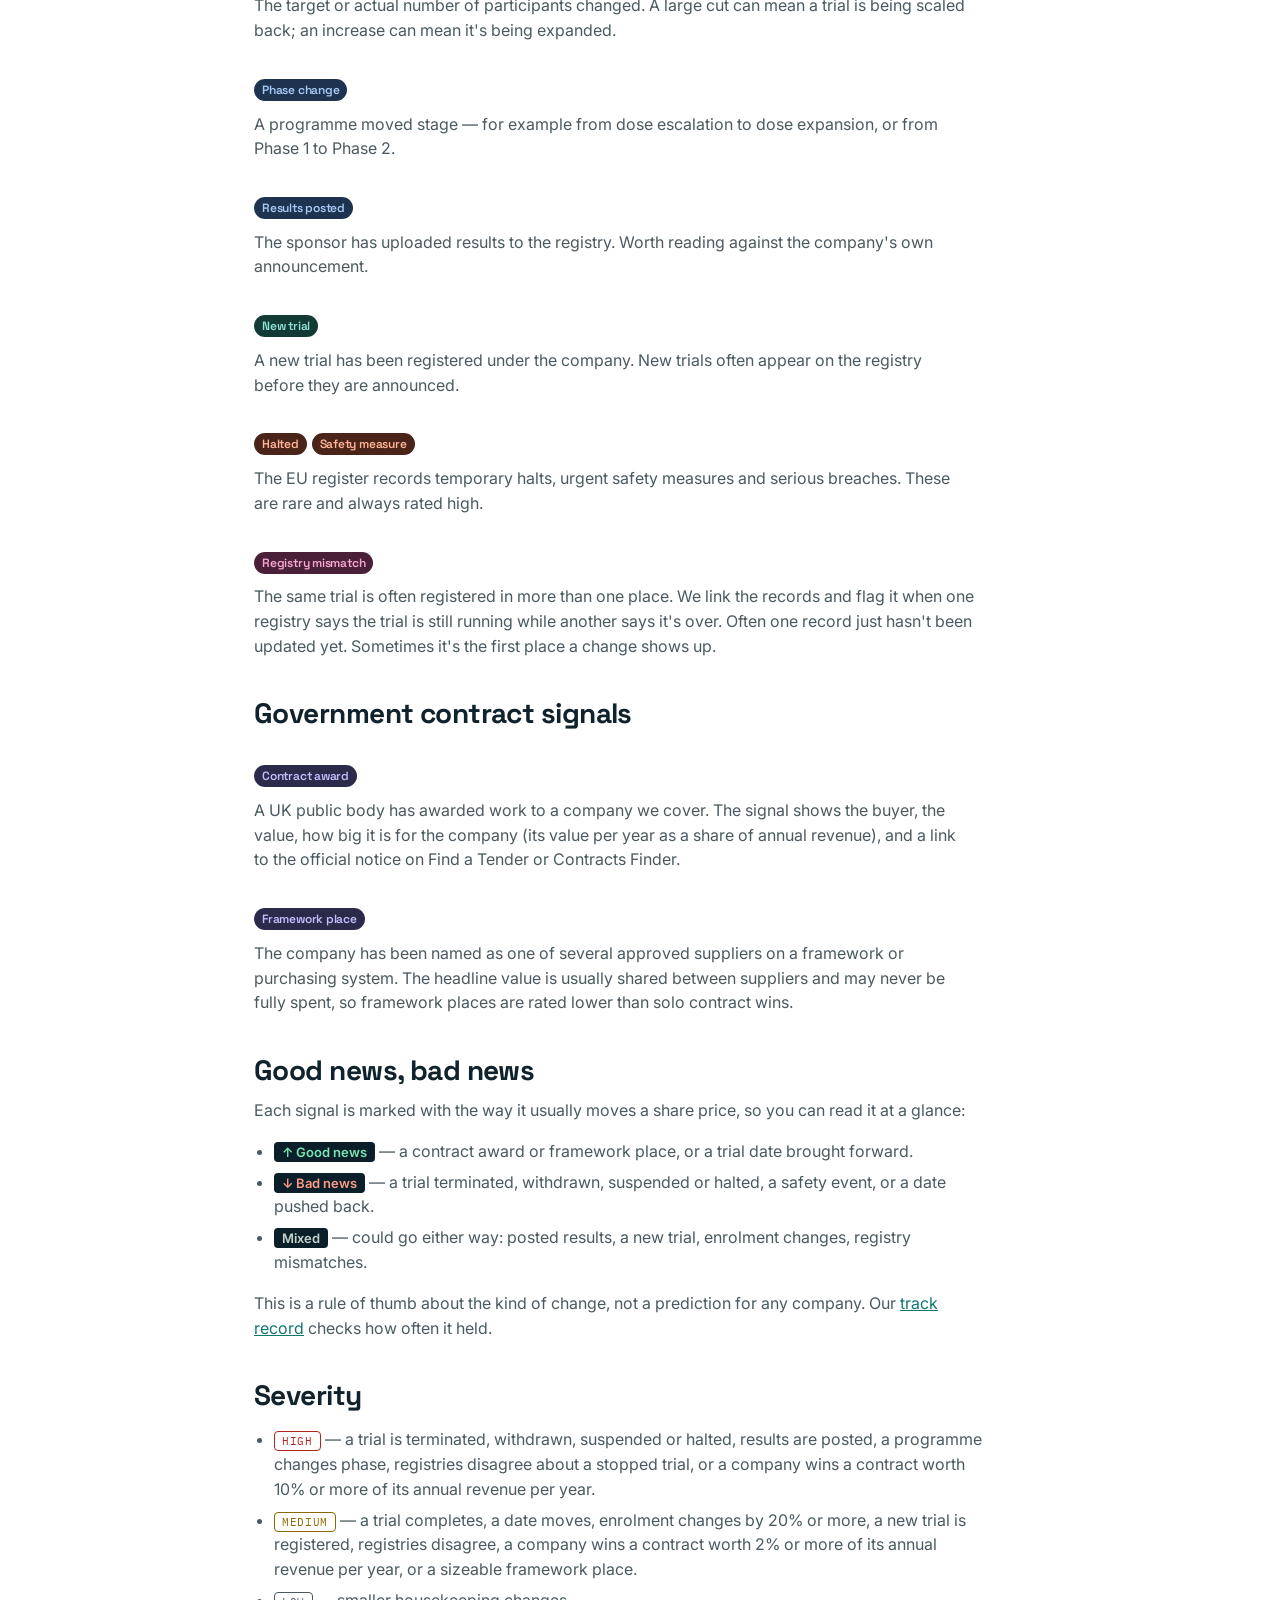
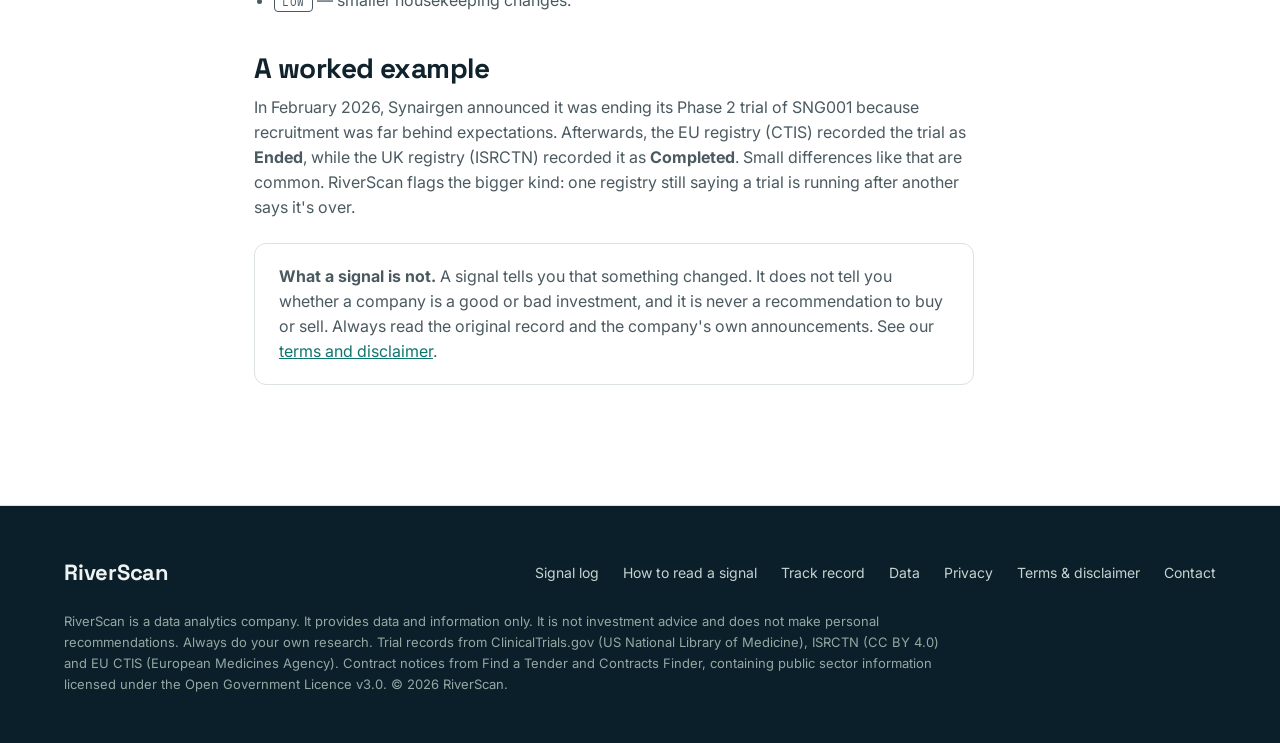
<file: signals.html>
<!doctype html>
<html lang="en-GB">
<head>
<meta charset="utf-8">
<meta name="viewport" content="width=device-width, initial-scale=1">
<title>Signals — RiverScan</title>
<meta name="description" content="Every change RiverScan has spotted in the clinical trials of London-listed biotechs, timestamped when we caught it, plus a guide to reading each signal.">
<meta name="theme-color" content="#0B1F2A">
<link rel="icon" href="assets/favicon.svg" type="image/svg+xml">
<link rel="preconnect" href="https://fonts.googleapis.com">
<link rel="preconnect" href="https://fonts.gstatic.com" crossorigin>
<link rel="stylesheet" href="https://fonts.googleapis.com/css2?family=Space+Grotesk:wght@500;600;700&family=Inter:wght@400;500;600&family=IBM+Plex+Mono:wght@400;500&display=swap">
<link rel="stylesheet" href="assets/styles.css?v=20261127a">
</head>
<body>
<a class="skip-link" href="#main">Skip to content</a>

<!-- ===== HEADER (copy this block to every page) ===== -->
<header class="site-header">
  <div class="container">
    <nav class="nav" aria-label="Main">
      <a class="brand" href="index.html">
        <svg width="28" height="28" viewBox="0 0 28 28" fill="none" stroke="#3CC9B5" stroke-width="2" stroke-linecap="round" aria-hidden="true"><path d="M3 9c3-3 5-3 8 0s5 3 8 0 5-3 6-1"/><path d="M3 15c3-3 5-3 8 0s5 3 8 0 5-3 6-1"/><path d="M3 21c3-3 5-3 8 0s5 3 8 0 5-3 6-1"/></svg>
        <span>RiverScan</span>
      </a>
      <div class="nav-links">
        <a href="index.html#how">What we do</a>
        <a href="signals.html" aria-current="page">Signals</a>
        <a href="track-record.html">Track record</a>
        <a href="index.html#coverage">Coverage</a>
        <a href="index.html#faq">FAQ</a>
        <a class="btn btn--small" href="index.html#access">Get early access</a>
      </div>
    </nav>
  </div>
</header>
<!-- ===== END HEADER ===== -->

<main id="main">
  <section class="site-header">
    <div class="container page-hero">
      <p class="eyebrow"><span class="live-dot" aria-hidden="true"></span>Live · Updated every morning</p>
      <h1>Signals.</h1>
      <p class="lead" style="color: var(--on-dark-muted); max-width: 640px;">Every change our scanner has spotted in clinical trial registries and UK government contract awards for the London-listed companies we cover (those worth under £1bn), timestamped the moment we caught it. Nothing is edited after the fact.</p>
      <p><a href="#guide" style="color: var(--accent);">New here? How to read a signal ↓</a></p>
    </div>
  </section>

  <section class="section" style="padding-bottom: 48px;" aria-labelledby="log-title">
    <div class="container narrow">
      <h2 id="log-title" class="sr-only">Signal log</h2>
      <div class="stats" id="stats"></div>
      <div class="status-line" id="status-line">Loading the log…</div>
      <div class="filters" id="streams" role="group" aria-label="Filter by data stream">
        <button type="button" data-s="all" aria-pressed="true">Everything</button>
        <button type="button" data-s="trials" aria-pressed="false">Trials</button>
        <button type="button" data-s="contracts" aria-pressed="false">Contracts</button>
      </div>
      <div class="filters" id="filters" role="group" aria-label="Filter by severity">
        <button type="button" data-f="all" aria-pressed="true">All</button>
        <button type="button" data-f="high" aria-pressed="false">High</button>
        <button type="button" data-f="medium" aria-pressed="false">Medium</button>
        <button type="button" data-f="low" aria-pressed="false">Low</button>
      </div>
      <div class="log" id="log" aria-live="polite"></div>
      <div class="log-more" id="more" hidden><button type="button">Show more</button></div>
    </div>
  </section>

  <section class="prose section--white" style="padding-top: 64px;">
    <div class="container narrow">
      <p class="eyebrow">Guide</p>
      <h2 id="guide" style="margin-top:12px">How to read a signal</h2>
      <h3>Anatomy of a signal</h3>
      <div class="signal-grid">
        <article class="signal">
          <div class="signal-top"><span class="ticker">TICKER</span><span class="tag tag--date">Date slip</span><span class="signal-source">Date spotted</span></div>
          <p>What changed, in one sentence, with the <strong>old and new values</strong>.</p>
        </article>
      </div>
      <ul>
        <li><strong>Ticker</strong> — the London-listed company behind the trial's sponsor or the contract's supplier.</li>
        <li><strong>Type</strong> — what kind of change it is (below).</li>
        <li><strong>Severity</strong> — how much this kind of change usually matters (below).</li>
        <li><strong>Record ID</strong> — links straight to the original trial record or contract notice, so you can check it yourself.</li>
      </ul>

      <h2>Signal types</h2>
      <h3><span class="tag tag--status">Status change</span></h3>
      <p>A trial's status moved — for example from Recruiting to Active, Suspended, Terminated, Withdrawn or Completed. Terminations and suspensions are the changes people most often want to know about.</p>

      <h3><span class="tag tag--date">Delay</span> <span class="tag tag--date">Brought forward</span></h3>
      <p>The estimated primary completion date moved. A later date means the trial is expected to take longer than the sponsor last said. Delays can happen for many reasons, from slow recruitment to adding new trial sites, so one slip on its own rarely tells the whole story. Repeated slips are more notable.</p>

      <h3><span class="tag tag--enrol">Enrolment</span></h3>
      <p>The target or actual number of participants changed. A large cut can mean a trial is being scaled back; an increase can mean it's being expanded.</p>

      <h3><span class="tag tag--phase">Phase change</span></h3>
      <p>A programme moved stage — for example from dose escalation to dose expansion, or from Phase 1 to Phase 2.</p>

      <h3><span class="tag tag--phase">Results posted</span></h3>
      <p>The sponsor has uploaded results to the registry. Worth reading against the company's own announcement.</p>

      <h3><span class="tag tag--enrol">New trial</span></h3>
      <p>A new trial has been registered under the company. New trials often appear on the registry before they are announced.</p>

      <h3><span class="tag tag--status">Halted</span> <span class="tag tag--status">Safety measure</span></h3>
      <p>The EU register records temporary halts, urgent safety measures and serious breaches. These are rare and always rated high.</p>

      <h3><span class="tag tag--mismatch">Registry mismatch</span></h3>
      <p>The same trial is often registered in more than one place. We link the records and flag it when one registry says the trial is still running while another says it's over. Often one record just hasn't been updated yet. Sometimes it's the first place a change shows up.</p>

      <h2>Government contract signals</h2>
      <h3><span class="tag tag--contract">Contract award</span></h3>
      <p>A UK public body has awarded work to a company we cover. The signal shows the buyer, the value, how big it is for the company (its value per year as a share of annual revenue), and a link to the official notice on Find a Tender or Contracts Finder.</p>

      <h3><span class="tag tag--contract">Framework place</span></h3>
      <p>The company has been named as one of several approved suppliers on a framework or purchasing system. The headline value is usually shared between suppliers and may never be fully spent, so framework places are rated lower than solo contract wins.</p>

      <h2>Good news, bad news</h2>
      <p>Each signal is marked with the way it usually moves a share price, so you can read it at a glance:</p>
      <ul>
        <li><span class="news news--good news--light">↑ Good news</span> — a contract award or framework place, or a trial date brought forward.</li>
        <li><span class="news news--bad news--light">↓ Bad news</span> — a trial terminated, withdrawn, suspended or halted, a safety event, or a date pushed back.</li>
        <li><span class="news news--light">Mixed</span> — could go either way: posted results, a new trial, enrolment changes, registry mismatches.</li>
      </ul>
      <p>This is a rule of thumb about the kind of change, not a prediction for any company. Our <a href="track-record.html">track record</a> checks how often it held.</p>

      <h2>Severity</h2>
      <ul>
        <li><span class="sev sev--high" style="color:#B3261E">High</span> — a trial is terminated, withdrawn, suspended or halted, results are posted, a programme changes phase, registries disagree about a stopped trial, or a company wins a contract worth 10% or more of its annual revenue per year.</li>
        <li><span class="sev sev--medium" style="color:#8A6A00">Medium</span> — a trial completes, a date moves, enrolment changes by 20% or more, a new trial is registered, registries disagree, a company wins a contract worth 2% or more of its annual revenue per year, or a sizeable framework place.</li>
        <li><span class="sev sev--low" style="color:var(--muted)">Low</span> — smaller housekeeping changes.</li>
      </ul>

      <h2>A worked example</h2>
      <p>In February 2026, Synairgen announced it was ending its Phase 2 trial of SNG001 because recruitment was far behind expectations. Afterwards, the EU registry (CTIS) recorded the trial as <strong>Ended</strong>, while the UK registry (ISRCTN) recorded it as <strong>Completed</strong>. Small differences like that are common. RiverScan flags the bigger kind: one registry still saying a trial is running after another says it's over.</p>

      <div class="callout">
        <p><strong>What a signal is not.</strong> A signal tells you that something changed. It does not tell you whether a company is a good or bad investment, and it is never a recommendation to buy or sell. Always read the original record and the company's own announcements. See our <a href="terms.html">terms and disclaimer</a>.</p>
      </div>
    </div>
  </section>
</main>

<!-- ===== FOOTER (copy this block to every page) ===== -->
<footer class="site-footer">
  <div class="container">
    <div class="footer-top">
      <a class="brand" href="index.html"><span>RiverScan</span></a>
      <nav class="footer-links" aria-label="Footer">
        <a href="signals.html">Signal log</a>
        <a href="signals.html#guide">How to read a signal</a>
        <a href="track-record.html">Track record</a>
        <a href="data.html">Data</a>
        <a href="privacy.html">Privacy</a>
        <a href="terms.html">Terms &amp; disclaimer</a>
        <a href="contact.html">Contact</a>
      </nav>
    </div>
    <p class="disclaimer">RiverScan is a data analytics company. It provides data and information only. It is not investment advice and does not make personal recommendations. Always do your own research. Trial records from ClinicalTrials.gov (US National Library of Medicine), ISRCTN (CC BY 4.0) and EU CTIS (European Medicines Agency). Contract notices from Find a Tender and Contracts Finder, containing public sector information licensed under the Open Government Licence v3.0. © <span id="year">2026</span> RiverScan.</p>
  </div>
</footer>
<!-- ===== END FOOTER ===== -->
<script src="assets/signals.js?v=20261127a"></script>
<script>
document.getElementById('year').textContent = new Date().getFullYear();
(function () {
  var all = [], filter = "all", stream = "all", shown = 25, PAGE = 25;
  var log = document.getElementById("log"), more = document.getElementById("more");
  function render() {
    var rows = all.filter(function (s) {
      return (filter === "all" || RiverScan.severity(s) === filter) && (stream === "all" || RiverScan.stream(s) === stream);
    });
    if (!rows.length) {
      log.innerHTML = '<div class="log-empty">' + (all.length
        ? "Nothing matches these filters yet."
        : "<strong>No signals logged yet.</strong> The scanner checks every covered trial each morning and compares it with the day before. The first changes will appear here as soon as they happen.") + "</div>";
      more.hidden = true; return;
    }
    log.innerHTML = rows.slice(0, shown).map(function (s) { return RiverScan.card(s); }).join("");
    more.hidden = rows.length <= shown;
  }
  document.getElementById("filters").addEventListener("click", function (e) {
    var b = e.target.closest("button"); if (!b) return;
    filter = b.dataset.f; shown = PAGE;
    this.querySelectorAll("button").forEach(function (x) { x.setAttribute("aria-pressed", x === b ? "true" : "false"); });
    render();
  });
  document.getElementById("streams").addEventListener("click", function (e) {
    var b = e.target.closest("button"); if (!b) return;
    stream = b.dataset.s; shown = PAGE;
    this.querySelectorAll("button").forEach(function (x) { x.setAttribute("aria-pressed", x === b ? "true" : "false"); });
    render();
  });
  more.querySelector("button").addEventListener("click", function () { shown += PAGE; render(); });
  RiverScan.load().then(function (d) {
    all = d;
    var cos = {}; d.forEach(function (s) { cos[s.ticker] = 1; });
    var hi = d.filter(function (s) { return RiverScan.severity(s) === "high"; }).length;
    document.getElementById("stats").innerHTML =
      '<div class="stat"><b>' + d.length + '</b><span>signals logged</span></div>' +
      '<div class="stat"><b>' + hi + '</b><span>high severity</span></div>' +
      '<div class="stat"><b>' + Object.keys(cos).length + '</b><span>companies with signals</span></div>';
    RiverScan.scanStatus().then(function (st) {
      var el = document.getElementById("status-line");
      var latest = d.length ? " The most recent change was logged on " + RiverScan.when(d[0].detected_at) + "." : "";
      if (!st) { el.textContent = "We scan every morning before the London market opens." + latest; return; }
      el.innerHTML = st.text + latest + RiverScan.scanStrip(st.runs);
    });
    render();
  });
})();
</script>
</body>
</html>
</file>
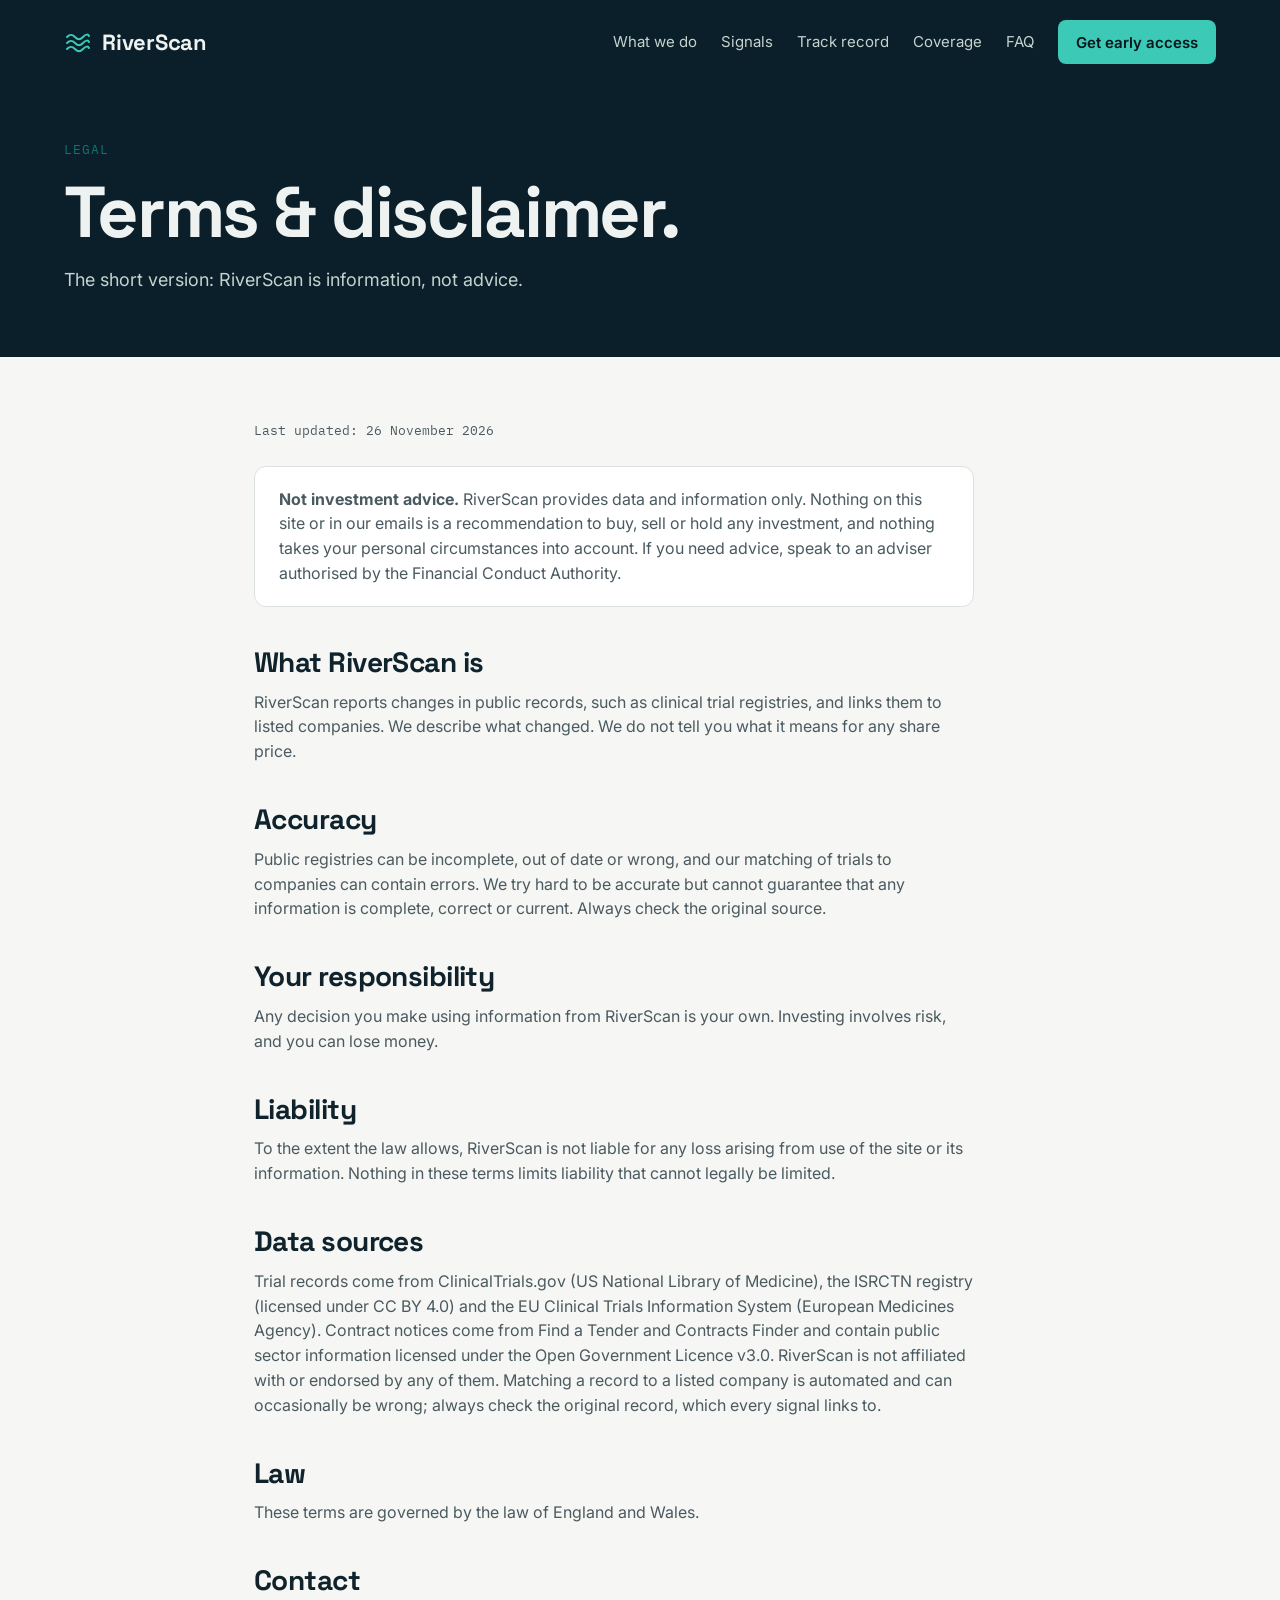
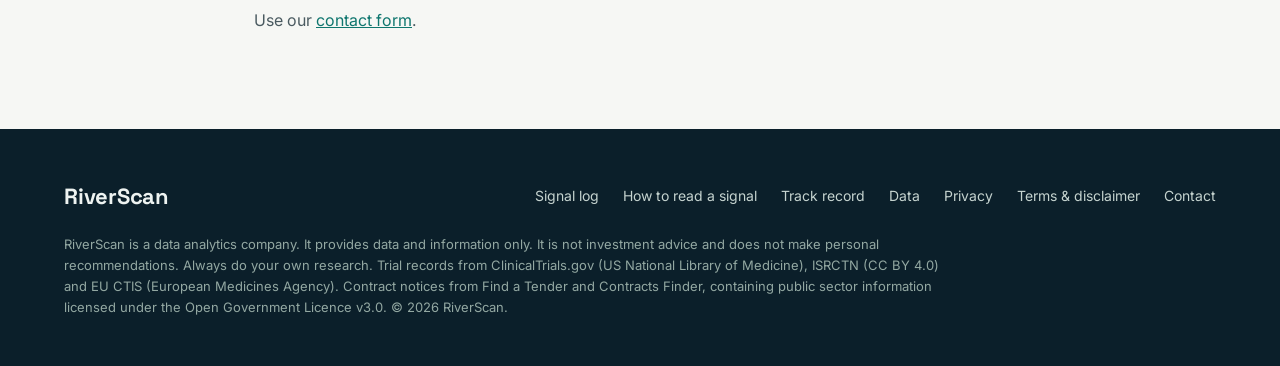
<file: terms.html>
<!doctype html>
<html lang="en-GB">
<head>
<meta charset="utf-8">
<meta name="viewport" content="width=device-width, initial-scale=1">
<title>Terms & disclaimer — RiverScan</title>
<meta name="description" content="RiverScan terms of use and investment disclaimer.">
<meta name="theme-color" content="#0B1F2A">
<link rel="icon" href="assets/favicon.svg" type="image/svg+xml">
<link rel="preconnect" href="https://fonts.googleapis.com">
<link rel="preconnect" href="https://fonts.gstatic.com" crossorigin>
<link rel="stylesheet" href="https://fonts.googleapis.com/css2?family=Space+Grotesk:wght@500;600;700&family=Inter:wght@400;500;600&family=IBM+Plex+Mono:wght@400;500&display=swap">
<link rel="stylesheet" href="assets/styles.css?v=20261127a">
</head>
<body>
<a class="skip-link" href="#main">Skip to content</a>

<!-- ===== HEADER (copy this block to every page) ===== -->
<header class="site-header">
  <div class="container">
    <nav class="nav" aria-label="Main">
      <a class="brand" href="index.html">
        <svg width="28" height="28" viewBox="0 0 28 28" fill="none" stroke="#3CC9B5" stroke-width="2" stroke-linecap="round" aria-hidden="true"><path d="M3 9c3-3 5-3 8 0s5 3 8 0 5-3 6-1"/><path d="M3 15c3-3 5-3 8 0s5 3 8 0 5-3 6-1"/><path d="M3 21c3-3 5-3 8 0s5 3 8 0 5-3 6-1"/></svg>
        <span>RiverScan</span>
      </a>
      <div class="nav-links">
        <a href="index.html#how">What we do</a>
        <a href="signals.html">Signals</a>
        <a href="track-record.html">Track record</a>
        <a href="index.html#coverage">Coverage</a>
        <a href="index.html#faq">FAQ</a>
        <a class="btn btn--small" href="index.html#access">Get early access</a>
      </div>
    </nav>
  </div>
</header>
<!-- ===== END HEADER ===== -->

<main id="main">
  <section class="site-header">
    <div class="container page-hero">
      <p class="eyebrow">Legal</p>
      <h1>Terms &amp; disclaimer.</h1>
      <p class="lead" style="color: var(--on-dark-muted); max-width: 640px;">The short version: RiverScan is information, not advice.</p>
    </div>
  </section>
  <section class="prose">
    <div class="container narrow">
      <p class="updated">Last updated: 26 November 2026</p>

      <div class="callout">
        <p><strong>Not investment advice.</strong> RiverScan provides data and information only. Nothing on this site or in our emails is a recommendation to buy, sell or hold any investment, and nothing takes your personal circumstances into account. If you need advice, speak to an adviser authorised by the Financial Conduct Authority.</p>
      </div>

      <h2>What RiverScan is</h2>
      <p>RiverScan reports changes in public records, such as clinical trial registries, and links them to listed companies. We describe what changed. We do not tell you what it means for any share price.</p>

      <h2>Accuracy</h2>
      <p>Public registries can be incomplete, out of date or wrong, and our matching of trials to companies can contain errors. We try hard to be accurate but cannot guarantee that any information is complete, correct or current. Always check the original source.</p>

      <h2>Your responsibility</h2>
      <p>Any decision you make using information from RiverScan is your own. Investing involves risk, and you can lose money.</p>

      <h2>Liability</h2>
      <p>To the extent the law allows, RiverScan is not liable for any loss arising from use of the site or its information. Nothing in these terms limits liability that cannot legally be limited.</p>

      <h2>Data sources</h2>
      <p>Trial records come from ClinicalTrials.gov (US National Library of Medicine), the ISRCTN registry (licensed under CC BY 4.0) and the EU Clinical Trials Information System (European Medicines Agency). Contract notices come from Find a Tender and Contracts Finder and contain public sector information licensed under the Open Government Licence v3.0. RiverScan is not affiliated with or endorsed by any of them. Matching a record to a listed company is automated and can occasionally be wrong; always check the original record, which every signal links to.</p>

      <h2>Law</h2>
      <p>These terms are governed by the law of England and Wales.</p>

      <h2>Contact</h2>
      <p>Use our <a href="contact.html">contact form</a>.</p>
    </div>
  </section>
</main>

<!-- ===== FOOTER (copy this block to every page) ===== -->
<footer class="site-footer">
  <div class="container">
    <div class="footer-top">
      <a class="brand" href="index.html"><span>RiverScan</span></a>
      <nav class="footer-links" aria-label="Footer">
        <a href="signals.html">Signal log</a>
        <a href="signals.html#guide">How to read a signal</a>
        <a href="track-record.html">Track record</a>
        <a href="data.html">Data</a>
        <a href="privacy.html">Privacy</a>
        <a href="terms.html">Terms &amp; disclaimer</a>
        <a href="contact.html">Contact</a>
      </nav>
    </div>
    <p class="disclaimer">RiverScan is a data analytics company. It provides data and information only. It is not investment advice and does not make personal recommendations. Always do your own research. Trial records from ClinicalTrials.gov (US National Library of Medicine), ISRCTN (CC BY 4.0) and EU CTIS (European Medicines Agency). Contract notices from Find a Tender and Contracts Finder, containing public sector information licensed under the Open Government Licence v3.0. © <span id="year">2026</span> RiverScan.</p>
  </div>
</footer>
<!-- ===== END FOOTER ===== -->
<script>document.getElementById('year').textContent = new Date().getFullYear();</script>
</body>
</html>
</file>
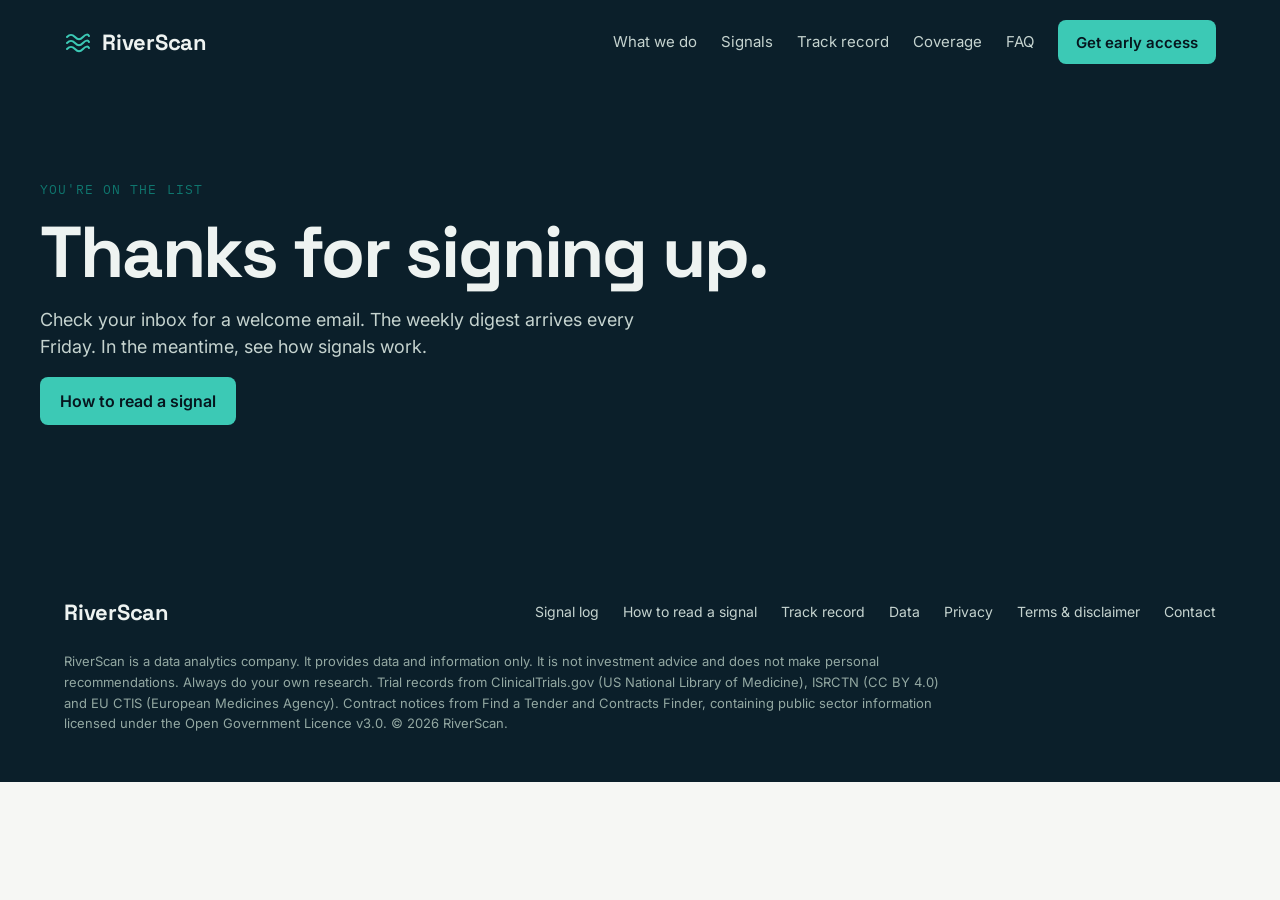
<file: thanks.html>
<!doctype html>
<html lang="en-GB">
<head>
<meta charset="utf-8">
<meta name="viewport" content="width=device-width, initial-scale=1">
<title>You're on the list — RiverScan</title>
<meta name="description" content="Thanks for joining RiverScan early access.">
<meta name="robots" content="noindex">
<meta name="theme-color" content="#0B1F2A">
<link rel="icon" href="assets/favicon.svg" type="image/svg+xml">
<link rel="preconnect" href="https://fonts.googleapis.com">
<link rel="preconnect" href="https://fonts.gstatic.com" crossorigin>
<link rel="stylesheet" href="https://fonts.googleapis.com/css2?family=Space+Grotesk:wght@500;600;700&family=Inter:wght@400;500;600&family=IBM+Plex+Mono:wght@400;500&display=swap">
<link rel="stylesheet" href="assets/styles.css?v=20261127a">
</head>
<body>
<a class="skip-link" href="#main">Skip to content</a>

<!-- ===== HEADER (copy this block to every page) ===== -->
<header class="site-header">
  <div class="container">
    <nav class="nav" aria-label="Main">
      <a class="brand" href="index.html">
        <svg width="28" height="28" viewBox="0 0 28 28" fill="none" stroke="#3CC9B5" stroke-width="2" stroke-linecap="round" aria-hidden="true"><path d="M3 9c3-3 5-3 8 0s5 3 8 0 5-3 6-1"/><path d="M3 15c3-3 5-3 8 0s5 3 8 0 5-3 6-1"/><path d="M3 21c3-3 5-3 8 0s5 3 8 0 5-3 6-1"/></svg>
        <span>RiverScan</span>
      </a>
      <div class="nav-links">
        <a href="index.html#how">What we do</a>
        <a href="signals.html">Signals</a>
        <a href="track-record.html">Track record</a>
        <a href="index.html#coverage">Coverage</a>
        <a href="index.html#faq">FAQ</a>
        <a class="btn btn--small" href="index.html#access">Get early access</a>
      </div>
    </nav>
  </div>
</header>
<!-- ===== END HEADER ===== -->

<main id="main">
  <section class="site-header">
    <div class="container page-hero" style="padding: 96px 0 120px;">
      <p class="eyebrow">You're on the list</p>
      <h1>Thanks for signing up.</h1>
      <p class="lead" style="color: var(--on-dark-muted); max-width: 600px;">Check your inbox for a welcome email. The weekly digest arrives every Friday. In the meantime, see how signals work.</p>
      <p><a class="btn" href="signals.html">How to read a signal</a></p>
    </div>
  </section>
</main>

<!-- ===== FOOTER (copy this block to every page) ===== -->
<footer class="site-footer">
  <div class="container">
    <div class="footer-top">
      <a class="brand" href="index.html"><span>RiverScan</span></a>
      <nav class="footer-links" aria-label="Footer">
        <a href="signals.html">Signal log</a>
        <a href="signals.html#guide">How to read a signal</a>
        <a href="track-record.html">Track record</a>
        <a href="data.html">Data</a>
        <a href="privacy.html">Privacy</a>
        <a href="terms.html">Terms &amp; disclaimer</a>
        <a href="contact.html">Contact</a>
      </nav>
    </div>
    <p class="disclaimer">RiverScan is a data analytics company. It provides data and information only. It is not investment advice and does not make personal recommendations. Always do your own research. Trial records from ClinicalTrials.gov (US National Library of Medicine), ISRCTN (CC BY 4.0) and EU CTIS (European Medicines Agency). Contract notices from Find a Tender and Contracts Finder, containing public sector information licensed under the Open Government Licence v3.0. © <span id="year">2026</span> RiverScan.</p>
  </div>
</footer>
<!-- ===== END FOOTER ===== -->
<script>document.getElementById('year').textContent = new Date().getFullYear();</script>
</body>
</html>
</file>
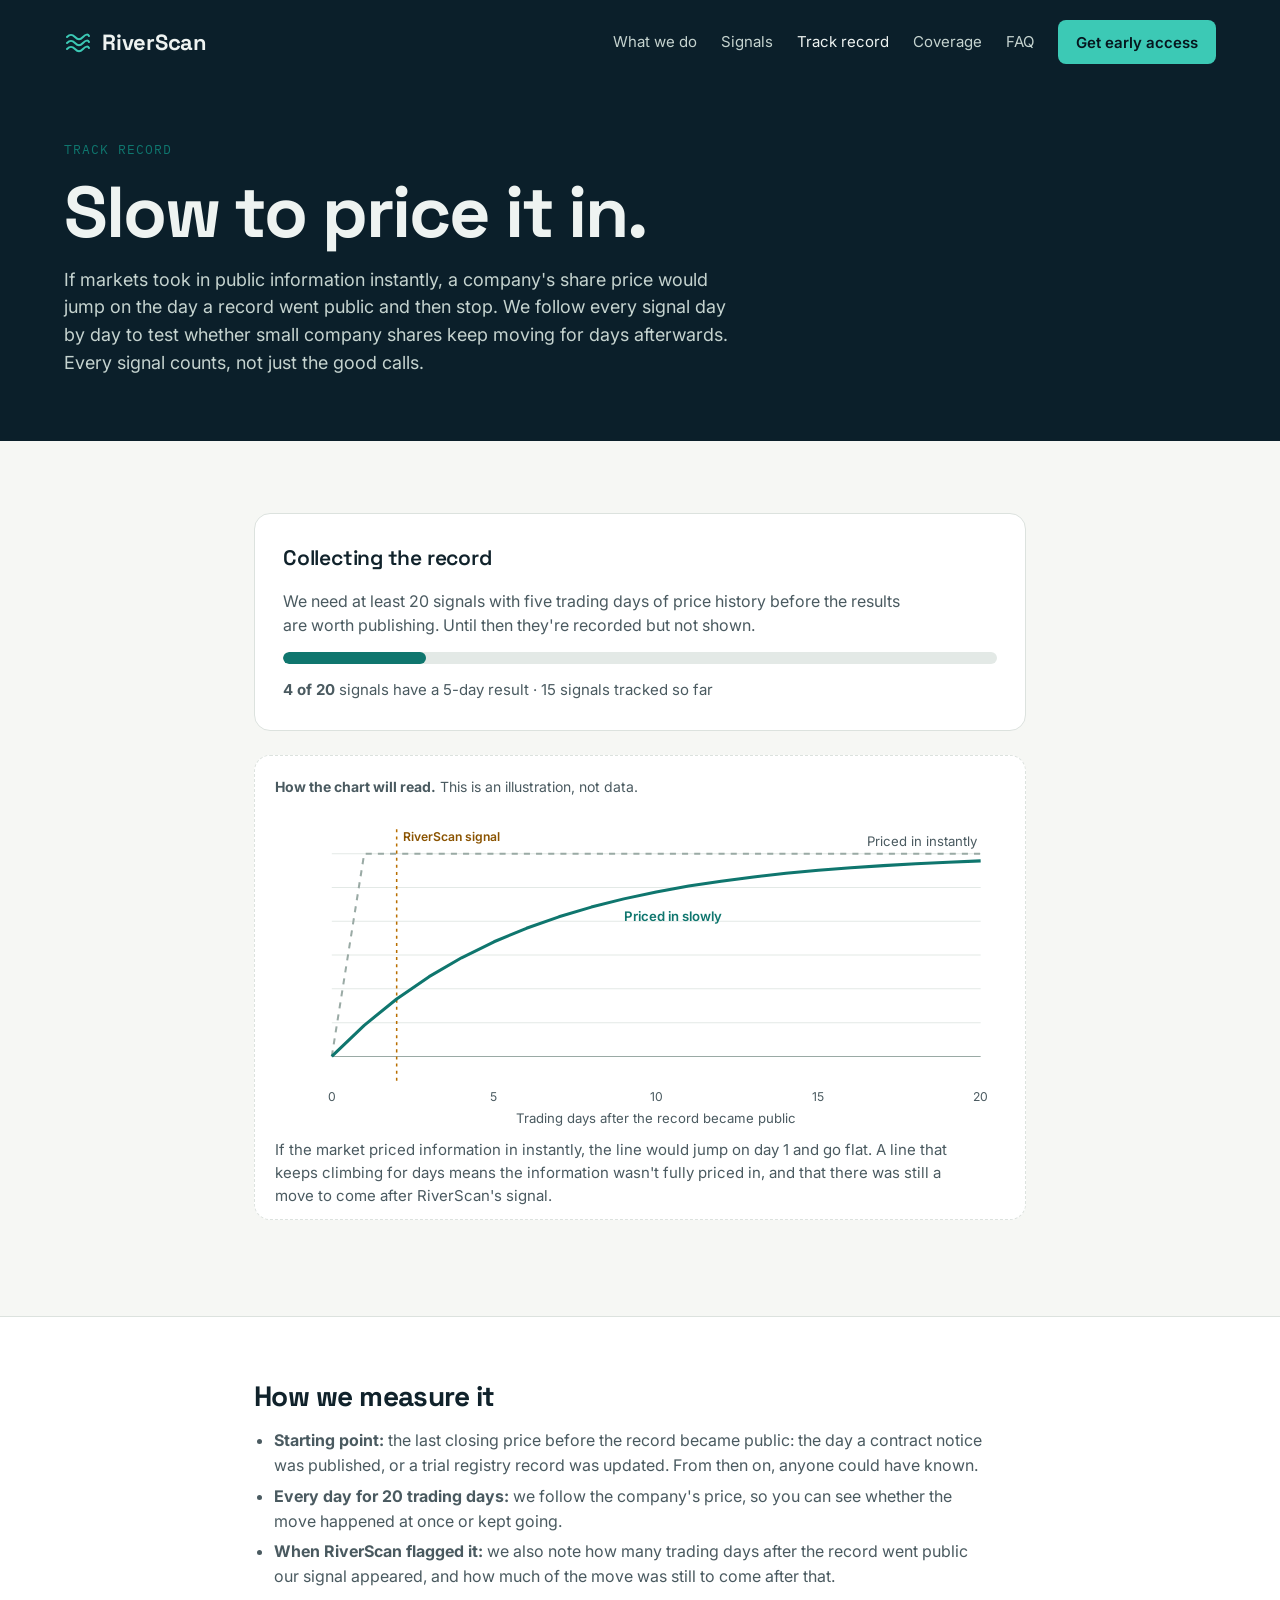
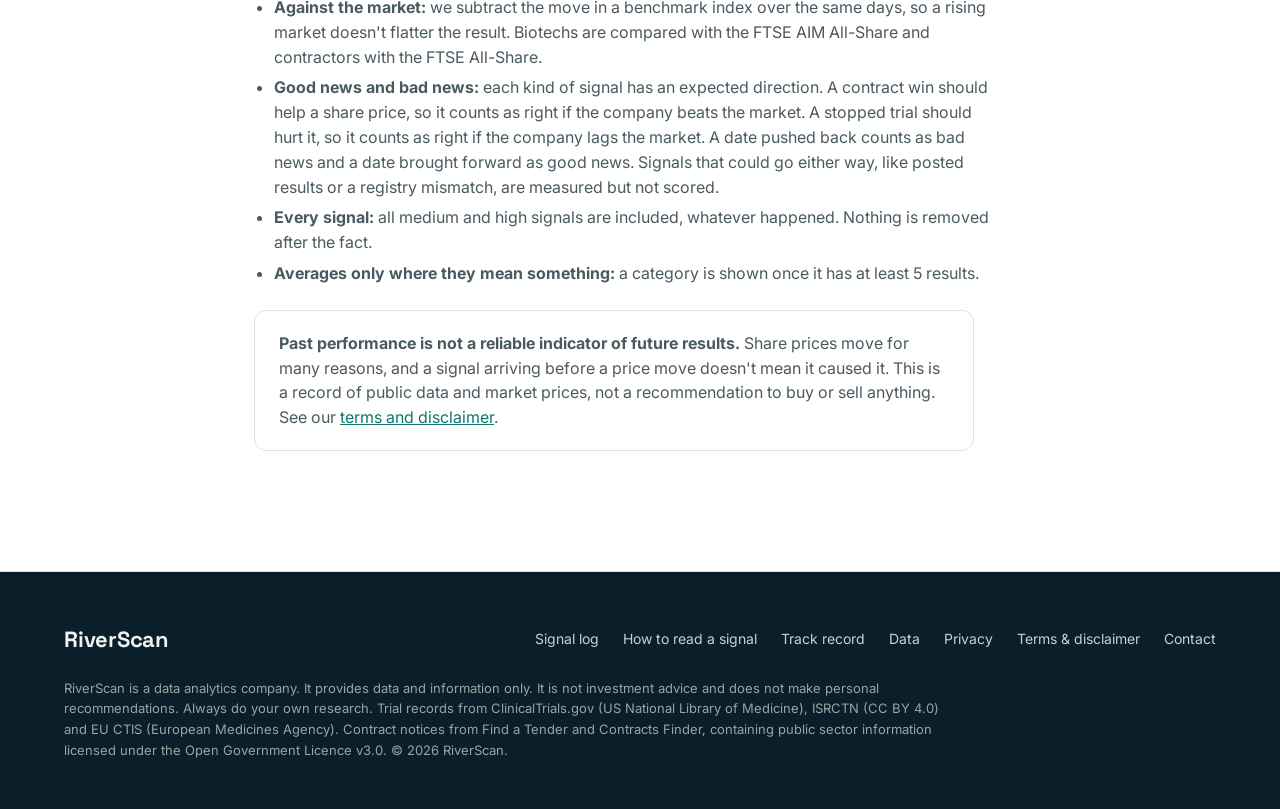
<file: track-record.html>
<!doctype html>
<html lang="en-GB">
<head>
<meta charset="utf-8">
<meta name="viewport" content="width=device-width, initial-scale=1">
<title>Track record — RiverScan</title>
<meta name="description" content="What happened to share prices after RiverScan signals: every medium and high signal, measured against the market.">
<meta name="theme-color" content="#0B1F2A">
<link rel="icon" href="assets/favicon.svg" type="image/svg+xml">
<link rel="preconnect" href="https://fonts.googleapis.com">
<link rel="preconnect" href="https://fonts.gstatic.com" crossorigin>
<link rel="stylesheet" href="https://fonts.googleapis.com/css2?family=Space+Grotesk:wght@500;600;700&family=Inter:wght@400;500;600&family=IBM+Plex+Mono:wght@400;500&display=swap">
<link rel="stylesheet" href="assets/styles.css?v=20261127a">
</head>
<body>
<a class="skip-link" href="#main">Skip to content</a>

<!-- ===== HEADER (copy this block to every page) ===== -->
<header class="site-header">
  <div class="container">
    <nav class="nav" aria-label="Main">
      <a class="brand" href="index.html">
        <svg width="28" height="28" viewBox="0 0 28 28" fill="none" stroke="#3CC9B5" stroke-width="2" stroke-linecap="round" aria-hidden="true"><path d="M3 9c3-3 5-3 8 0s5 3 8 0 5-3 6-1"/><path d="M3 15c3-3 5-3 8 0s5 3 8 0 5-3 6-1"/><path d="M3 21c3-3 5-3 8 0s5 3 8 0 5-3 6-1"/></svg>
        <span>RiverScan</span>
      </a>
      <div class="nav-links">
        <a href="index.html#how">What we do</a>
        <a href="signals.html">Signals</a>
        <a href="track-record.html" aria-current="page">Track record</a>
        <a href="index.html#coverage">Coverage</a>
        <a href="index.html#faq">FAQ</a>
        <a class="btn btn--small" href="index.html#access">Get early access</a>
      </div>
    </nav>
  </div>
</header>
<!-- ===== END HEADER ===== -->

<main id="main">
  <section class="site-header">
    <div class="container page-hero">
      <p class="eyebrow">Track record</p>
      <h1>Slow to price it in.</h1>
      <p class="lead" style="color: var(--on-dark-muted); max-width: 680px;">If markets took in public information instantly, a company's share price would jump on the day a record went public and then stop. We follow every signal day by day to test whether small company shares keep moving for days afterwards. Every signal counts, not just the good calls.</p>
    </div>
  </section>

  <section class="section section--tight" aria-labelledby="tr-title">
    <div class="container narrow">
      <h2 id="tr-title" class="sr-only">Results</h2>
      <div id="tr-body"><p class="muted">Loading…</p></div>
    </div>
  </section>

  <section class="prose section--white" style="padding-top: 64px;">
    <div class="container narrow">
      <h2 style="margin-top:0">How we measure it</h2>
      <ul>
        <li><strong>Starting point:</strong> the last closing price before the record became public: the day a contract notice was published, or a trial registry record was updated. From then on, anyone could have known.</li>
        <li><strong>Every day for 20 trading days:</strong> we follow the company's price, so you can see whether the move happened at once or kept going.</li>
        <li><strong>When RiverScan flagged it:</strong> we also note how many trading days after the record went public our signal appeared, and how much of the move was still to come after that.</li>
        <li><strong>Against the market:</strong> we subtract the move in a benchmark index over the same days, so a rising market doesn't flatter the result. Biotechs are compared with the FTSE AIM All-Share and contractors with the FTSE All-Share.</li>
        <li><strong>Good news and bad news:</strong> each kind of signal has an expected direction. A contract win should help a share price, so it counts as right if the company beats the market. A stopped trial should hurt it, so it counts as right if the company lags the market. A date pushed back counts as bad news and a date brought forward as good news. Signals that could go either way, like posted results or a registry mismatch, are measured but not scored.</li>
        <li><strong>Every signal:</strong> all medium and high signals are included, whatever happened. Nothing is removed after the fact.</li>
        <li><strong>Averages only where they mean something:</strong> a category is shown once it has at least <span id="min-group">5</span> results.</li>
      </ul>
      <div class="callout">
        <p><strong>Past performance is not a reliable indicator of future results.</strong> Share prices move for many reasons, and a signal arriving before a price move doesn't mean it caused it. This is a record of public data and market prices, not a recommendation to buy or sell anything. See our <a href="terms.html">terms and disclaimer</a>.</p>
      </div>
    </div>
  </section>
</main>

<!-- ===== FOOTER (copy this block to every page) ===== -->
<footer class="site-footer">
  <div class="container">
    <div class="footer-top">
      <a class="brand" href="index.html"><span>RiverScan</span></a>
      <nav class="footer-links" aria-label="Footer">
        <a href="signals.html">Signal log</a>
        <a href="signals.html#guide">How to read a signal</a>
        <a href="track-record.html">Track record</a>
        <a href="data.html">Data</a>
        <a href="privacy.html">Privacy</a>
        <a href="terms.html">Terms &amp; disclaimer</a>
        <a href="contact.html">Contact</a>
      </nav>
    </div>
    <p class="disclaimer">RiverScan is a data analytics company. It provides data and information only. It is not investment advice and does not make personal recommendations. Always do your own research. Trial records from ClinicalTrials.gov (US National Library of Medicine), ISRCTN (CC BY 4.0) and EU CTIS (European Medicines Agency). Contract notices from Find a Tender and Contracts Finder, containing public sector information licensed under the Open Government Licence v3.0. © <span id="year">2026</span> RiverScan.</p>
  </div>
</footer>
<!-- ===== END FOOTER ===== -->
<script>
document.getElementById('year').textContent = new Date().getFullYear();
(function () {
  var body = document.getElementById("tr-body");
  function pct(v) { return v == null ? "–" : (v > 0 ? "+" : "") + v.toFixed(1) + "%"; }
  function cls(v) { return v == null ? "" : v > 0 ? "up" : v < 0 ? "down" : ""; }

  // Line chart: average direction-adjusted move vs the market, day 0..20 after the record went public.
  function chart(points, opts) {
    var W = 720, H = 320, L = 56, R = 24, T = 24, B = 48;
    var ys = [0].concat(points.map(function (p) { return p.y; })).concat((opts.ghost || []).map(function (p) { return p.y; }));
    var lo = Math.min.apply(null, ys), hi = Math.max.apply(null, ys);
    if (hi - lo < 1) { hi += 0.5; lo -= 0.5; }
    var pad = (hi - lo) * 0.12; lo -= pad; hi += pad;
    function x(d) { return L + (W - L - R) * d / 20; }
    function y(v) { return T + (H - T - B) * (hi - v) / (hi - lo); }
    function line(ps) { return ps.map(function (p, i) { return (i ? "L" : "M") + x(p.x).toFixed(1) + "," + y(p.y).toFixed(1); }).join(""); }
    var g = '<svg viewBox="0 0 ' + W + ' ' + H + '" class="drift-chart" role="img" aria-label="' + opts.label + '">';
    var step = (hi - lo) > 8 ? 2 : (hi - lo) > 4 ? 1 : 0.5;
    for (var v = Math.ceil(lo / step) * step; v <= hi; v += step) {
      g += '<line x1="' + L + '" x2="' + (W - R) + '" y1="' + y(v) + '" y2="' + y(v) + '" class="' + (Math.abs(v) < 1e-9 ? "axis0" : "grid") + '"/>' +
           '<text x="' + (L - 8) + '" y="' + (y(v) + 4) + '" text-anchor="end" class="tick">' + (opts.units === false ? "" : (v > 0 ? "+" : "") + (Math.round(v * 10) / 10) + "%") + "</text>";
    }
    [0, 5, 10, 15, 20].forEach(function (d) { g += '<text x="' + x(d) + '" y="' + (H - B + 20) + '" text-anchor="middle" class="tick">' + d + "</text>"; });
    g += '<text x="' + ((L + W - R) / 2) + '" y="' + (H - 6) + '" text-anchor="middle" class="axis-title">Trading days after the record became public</text>';
    if (opts.marker != null) {
      g += '<line x1="' + x(opts.marker) + '" x2="' + x(opts.marker) + '" y1="' + T + '" y2="' + (H - B) + '" class="marker"/>' +
           '<text x="' + (x(opts.marker) + 6) + '" y="' + (T + 12) + '" class="marker-label">' + opts.markerLabel + "</text>";
    }
    if (opts.ghost) g += '<path d="' + line(opts.ghost) + '" class="ghost"/>';
    g += '<path d="' + line(points) + '" class="main"/>';
    if (opts.ghostLabel) { var gl = opts.ghost[opts.ghost.length - 1]; g += '<text x="' + (x(gl.x) - 4) + '" y="' + (y(gl.y) - 8) + '" text-anchor="end" class="ghost-label">' + opts.ghostLabel + "</text>"; }
    if (opts.mainLabel) {
      var ml = opts.mainLabelAt != null ? points[opts.mainLabelAt] : points[points.length - 1];
      var below = opts.mainLabelAt != null;
      g += '<text x="' + (x(ml.x) + (below ? 0 : -4)) + '" y="' + (y(ml.y) + (below ? 22 : -10)) + '" text-anchor="' + (below ? "start" : "end") + '" class="main-label">' + opts.mainLabel + "</text>";
    }
    return g + "</svg>";
  }

  function illustration() {
    var slow = [], fast = [];
    for (var d = 0; d <= 20; d++) { slow.push({ x: d, y: 6 * (1 - Math.exp(-d / 6)) }); fast.push({ x: d, y: d === 0 ? 0 : 6 }); }
    return '<figure class="drift-fig illustration"><figcaption><strong>How the chart will read.</strong> This is an illustration, not data.</figcaption>' +
      chart(slow, { ghost: fast, units: false, ghostLabel: "Priced in instantly", mainLabel: "Priced in slowly", mainLabelAt: 9, marker: 2, markerLabel: "RiverScan signal", label: "Illustration of instant versus slow pricing" }) +
      "<p>If the market priced information in instantly, the line would jump on day 1 and go flat. A line that keeps climbing for days means the information wasn't fully priced in, and that there was still a move to come after RiverScan's signal.</p></figure>";
  }

  fetch("data/track_record.json", { cache: "no-store" }).then(function (r) { return r.ok ? r.json() : null; }).then(function (t) {
    if (!t || !t.public) {
      var n5 = t ? t.with_5d_result : 0, need = t ? t.min_signals : 20, tracked = t ? t.signals_tracked : 0;
      var pctDone = Math.min(100, Math.round(100 * n5 / need));
      body.innerHTML = '<div class="tr-collect"><h3>Collecting the record</h3>' +
        "<p>We need at least " + need + " signals with five trading days of price history before the results are worth publishing. Until then they're recorded but not shown.</p>" +
        '<div class="meter" role="progressbar" aria-valuemin="0" aria-valuemax="' + need + '" aria-valuenow="' + n5 + '" aria-label="Signals with a 5-day result"><span style="width:' + pctDone + '%"></span></div>' +
        '<p class="meter-label"><strong>' + n5 + " of " + need + "</strong> signals have a 5-day result · " + tracked + " signals tracked so far</p></div>" + illustration();
      if (t) document.getElementById("min-group").textContent = t.min_group;
      return;
    }
    document.getElementById("min-group").textContent = t.min_group;
    var d = t.drift || {}, html = "";
    if (d.curve && d.curve.length) {
      var pts = [{ x: 0, y: 0 }].concat(d.curve.map(function (c) { return { x: c.day, y: c.mean }; }));
      var day1 = d.curve[0].mean, ghost = [{ x: 0, y: 0 }];
      for (var k = 1; k <= d.curve[d.curve.length - 1].day; k++) ghost.push({ x: k, y: day1 });
      var claims = [];
      if (d.late_share_pct != null) claims.push('<div class="claim"><b>' + Math.round(d.late_share_pct) + '%</b><span>of the 20-day move came <em>after</em> the first day the record was public</span></div>');
      if (d.after_signal) claims.push('<div class="claim"><b>' + pct(d.after_signal.mean) + '</b><span>further move the expected way, on average, <em>after</em> RiverScan flagged it (' + d.after_signal.expected_pct + "% of " + d.after_signal.n + " signals)</span></div>");
      html += (claims.length ? '<div class="claims">' + claims.join("") + "</div>" : "") +
        '<figure class="drift-fig"><figcaption>Average share price move against the market after the record became public. Good-news and bad-news signals combined, with bad news flipped so the expected direction is always up. Based on ' + d.signals + " signals.</figcaption>" +
        chart(pts, { ghost: ghost, ghostLabel: "If priced in on day 1", mainLabel: "What actually happened", marker: d.median_days_to_signal, markerLabel: "RiverScan signal (typical day)", label: "Average drift after signals" }) + "</figure>";
    }
    var days = { "1d": "1 trading day", "5d": "5 trading days", "20d": "20 trading days" };
    var arrow = { up: "Good news: expect it to beat the market", down: "Bad news: expect it to lag the market", either: "Could go either way" };
    var rows = (t.categories || []).map(function (c) {
      return "<tr><th scope=\"row\">" + c.category + "<small>" + arrow[c.expected || "either"] + " · " + c.signals + " signals</small></th>" +
        ["1d", "5d", "20d"].map(function (h) {
          var x = c[h]; if (!x) return "<td>–</td>";
          var hit = x.expected_pct != null ? x.expected_pct + "% as expected" : x.beat_market_pct + "% beat market";
          return '<td class="' + cls(x.mean_excess) + '">' + pct(x.mean_excess) + "<small>" + hit + " · n=" + x.n + "</small></td>";
        }).join("") + "</tr>";
    }).join("");
    html += '<div class="table-wrap"><table class="tr-table"><caption>Average move against the market after each kind of signal, from the day the record became public. A minus means the share price did worse than the market.</caption>' +
      '<thead><tr><th scope="col">Signal type</th><th scope="col">1 day</th><th scope="col">5 days</th><th scope="col">20 days</th></tr></thead><tbody>' +
      (rows || '<tr><td colspan="4">No category has enough results yet.</td></tr>') + "</tbody></table></div>" +
      '<p class="status-line" style="margin-top:16px">Updated ' + new Date(t.updated).toLocaleDateString("en-GB", { day: "numeric", month: "short", year: "numeric" }) + " · " + t.signals_tracked + " signals tracked</p>";
    body.innerHTML = html;
  }).catch(function () { body.innerHTML = '<div class="log-empty">The track record didn\'t load. Refresh the page to try again.</div>'; });
})();
</script>
</body>
</html>
</file>
<file: assets/styles.css>
/* ==========================================================
   RiverScan — site styles
   Edit the colours here and every page updates.
   ========================================================== */
:root {
  --ink: #0B1F2A;          /* dark navy background */
  --ink-2: #102A36;        /* raised dark panels */
  --ink-line: #22404C;     /* borders on dark */
  --paper: #F6F7F4;        /* light background */
  --white: #FFFFFF;
  --line: #DCE2DE;         /* borders on light */
  --text: #10222B;         /* main text on light */
  --muted: #4A5A60;        /* secondary text on light */
  --on-dark: #EEF3F1;      /* main text on dark */
  --on-dark-muted: #C5D3CF;
  --on-dark-faint: #93A8A2;
  --accent: #3CC9B5;       /* teal on dark */
  --accent-dark: #0F766E;  /* teal on light */
  --accent-ink: #06161E;   /* text on teal buttons */

  --font-head: "Space Grotesk", system-ui, sans-serif;
  --font-body: "Inter", system-ui, sans-serif;
  --font-mono: "IBM Plex Mono", ui-monospace, monospace;
}

* { box-sizing: border-box; }
html { scroll-behavior: smooth; }
body {
  margin: 0;
  background: var(--paper);
  color: var(--text);
  font-family: var(--font-body);
  font-size: 16px;
  line-height: 1.55;
  -webkit-font-smoothing: antialiased;
}
img, svg { display: block; max-width: 100%; }
a { color: var(--accent-dark); }
a:hover { color: #0B5A54; }
:focus-visible { outline: 3px solid var(--accent); outline-offset: 3px; border-radius: 4px; }

.container { max-width: 1200px; margin: 0 auto; padding: 0 24px; }
.narrow { max-width: 820px; }
.section { padding: 96px 0; }
.section--white { background: var(--white); border-top: 1px solid var(--line); border-bottom: 1px solid var(--line); }
.section--dark { background: var(--ink); color: var(--on-dark); }

.skip-link { position: absolute; left: -9999px; top: 0; }
.skip-link:focus { left: 16px; top: 16px; z-index: 10; background: var(--white); padding: 8px 12px; }

.sr-only { position: absolute; width: 1px; height: 1px; overflow: hidden; clip: rect(0 0 0 0); white-space: nowrap; }

/* ---------- Type ---------- */
h1, h2, h3 { font-family: var(--font-head); margin: 0; letter-spacing: -0.02em; }
h1 { font-size: clamp(44px, 7vw, 72px); line-height: 1.02; letter-spacing: -0.03em; font-weight: 700; }
h2 { font-size: clamp(32px, 4.4vw, 44px); line-height: 1.1; font-weight: 700; }
h3 { font-size: 21px; font-weight: 600; letter-spacing: -0.01em; }
p { margin: 0; }
.eyebrow {
  font-family: var(--font-mono); font-size: 13px; letter-spacing: 0.08em;
  text-transform: uppercase; color: var(--accent-dark); margin: 0;
}
.section--dark .eyebrow, .hero .eyebrow { color: var(--accent); }
.lead { font-size: 18px; color: var(--muted); }
.section--dark .lead, .site-header .lead { color: var(--on-dark-muted); }
.muted { color: var(--muted); }
.section-head { display: flex; flex-direction: column; gap: 14px; max-width: 720px; margin-bottom: 40px; }

/* ---------- Header / nav ---------- */
.site-header { background: var(--ink); color: var(--on-dark); }
.nav { display: flex; flex-wrap: wrap; align-items: center; justify-content: space-between; gap: 16px; padding: 20px 0; }
.brand { display: flex; align-items: center; gap: 10px; color: var(--on-dark); text-decoration: none; }
.brand:hover { color: var(--on-dark); }
.brand span { font-family: var(--font-head); font-weight: 700; font-size: 22px; letter-spacing: -0.01em; }
.nav-links { display: flex; flex-wrap: wrap; align-items: center; gap: 8px 24px; font-size: 15px; }
.nav-links a { color: var(--on-dark-muted); text-decoration: none; padding: 10px 0; }
.nav-links a:hover, .nav-links a[aria-current="page"] { color: var(--on-dark); }
.nav-links a.btn { padding: 0 18px; }

/* ---------- Buttons & form ---------- */
.btn {
  display: inline-flex; align-items: center; justify-content: center;
  min-height: 48px; padding: 0 20px; border-radius: 8px; border: none;
  background: var(--accent); color: var(--accent-ink) !important;
  font: 600 16px/1 var(--font-body); text-decoration: none; cursor: pointer;
}
.btn:hover { background: #5AD6C4; }
.btn--small { min-height: 44px; padding: 0 16px; font-size: 15px; }

.signup { display: flex; flex-wrap: wrap; gap: 12px; max-width: 560px; }
.signup input[type="email"] {
  flex: 1 1 240px; min-height: 52px; padding: 0 16px; border-radius: 8px;
  border: 1px solid #3A5560; background: var(--ink-2); color: var(--on-dark);
  font: 16px var(--font-body);
}
.signup input::placeholder { color: var(--on-dark-faint); }
.signup .btn { min-height: 52px; }
.hp { position: absolute; left: -9999px; } /* spam trap, hidden from people */
.form-note { font-size: 14px; color: var(--on-dark-faint); }
.form-note a { color: var(--on-dark-muted); }

/* ---------- Hero ---------- */
.hero { display: flex; flex-wrap: wrap; gap: 56px; align-items: center; padding: 64px 0 96px; }
.hero-copy { flex: 1 1 460px; min-width: 0; display: flex; flex-direction: column; gap: 24px; }
.hero-copy .lead { font-size: 20px; max-width: 560px; }

/* ---------- Signal cards ---------- */
.feed {
  flex: 1 1 400px; min-width: 0; background: var(--ink-2); border: 1px solid var(--ink-line);
  border-radius: 16px; padding: 24px; display: flex; flex-direction: column; gap: 14px;
}
.feed-head { display: flex; justify-content: space-between; align-items: center; gap: 12px; }
.feed-head strong { font-family: var(--font-head); font-size: 17px; font-weight: 600; }
.feed-head span { font-family: var(--font-mono); font-size: 12px; color: var(--on-dark-faint); }
.signal {
  background: var(--ink); border: 1px solid var(--ink-line); border-radius: 12px;
  padding: 16px; display: flex; flex-direction: column; gap: 8px; color: var(--on-dark);
}
.signal-top { display: flex; flex-wrap: wrap; align-items: center; gap: 10px; }
.ticker { font-family: var(--font-mono); font-size: 13px; font-weight: 500; }
.signal-source { margin-left: auto; font-family: var(--font-mono); font-size: 12px; color: var(--on-dark-faint); }
.signal p { font-size: 15px; line-height: 1.45; color: #DCE6E3; }
.signal p strong { color: var(--on-dark); }
.tag { font-size: 12px; font-weight: 600; padding: 3px 8px; border-radius: 999px; }
.tag--status { background: #4A2418; color: #FFB59A; }
.tag--enrol { background: #143A35; color: #8FE3D6; }
.tag--phase { background: #1E3350; color: #A9C8F5; }
.tag--date { background: #3D3415; color: #F2D27A; }

/* ---------- Generic card rows ---------- */
.row { display: flex; flex-wrap: wrap; gap: 16px; }
.card {
  flex: 1 1 300px; min-width: 0; background: var(--white); border: 1px solid var(--line);
  border-radius: 16px; padding: 28px; display: flex; flex-direction: column; gap: 12px;
}
.card p { color: var(--muted); }
.card--dark { background: var(--ink); border-color: var(--ink); color: var(--on-dark); }
.card--dark p { color: var(--on-dark-muted); }
.card-label { font-family: var(--font-mono); font-size: 13px; color: var(--muted); }
.card--dark .card-label { color: var(--accent); }
.card-top { display: flex; flex-wrap: wrap; justify-content: space-between; align-items: center; gap: 8px; }
.pill { font-size: 12px; font-weight: 600; padding: 4px 10px; border-radius: 999px; background: var(--accent); color: var(--accent-ink); }
.pill--soft { background: #E3F3F0; color: #0B5A54; }

.steps { display: flex; flex-wrap: wrap; gap: 32px 24px; }
.step { flex: 1 1 230px; min-width: 0; display: flex; flex-direction: column; gap: 12px; }
.step p { color: var(--muted); }

.chips { display: flex; flex-wrap: wrap; align-items: center; gap: 12px; margin-top: 28px; }
.chip { font-size: 14px; padding: 8px 14px; border-radius: 999px; border: 1px dashed #9AAAA5; color: var(--muted); }

/* ---------- Coverage ---------- */
.split { display: flex; flex-wrap: wrap; gap: 48px; align-items: flex-start; }
.split > div { flex: 1 1 420px; min-width: 0; display: flex; flex-direction: column; gap: 16px; }
.tickers { display: flex; flex-wrap: wrap; gap: 10px; }
.tickers span {
  font-family: var(--font-mono); font-size: 15px; padding: 10px 16px; border-radius: 8px;
  background: var(--ink-2); border: 1px solid var(--ink-line);
}
.tickers .more { background: none; border-style: dashed; border-color: #3A5560; color: var(--on-dark-faint); }

/* ---------- Plans ---------- */
.plan { gap: 16px; padding: 32px; }
.plan--featured { border: 2px solid var(--accent-dark); }
.plan-name { font-family: var(--font-head); font-weight: 600; font-size: 22px; }
.plan-price { font-family: var(--font-head); font-weight: 700; font-size: 40px; }
.plan-price small { font-size: 18px; font-weight: 500; color: var(--muted); }

/* ---------- FAQ ---------- */
.faq { display: flex; flex-direction: column; }
.faq details { border-bottom: 1px solid var(--line); padding: 20px 0; }
.faq summary {
  font-family: var(--font-head); font-size: 20px; font-weight: 600; cursor: pointer;
  list-style: none; display: flex; justify-content: space-between; gap: 16px; min-height: 44px; align-items: center;
}
.faq summary::-webkit-details-marker { display: none; }
.faq summary::after { content: "+"; font-family: var(--font-mono); color: var(--accent-dark); font-size: 22px; }
.faq details[open] summary::after { content: "–"; }
.faq details p { color: var(--muted); padding-top: 8px; max-width: 680px; }

/* ---------- Long-form pages (privacy, terms, signals guide) ---------- */
.page-hero { padding: 56px 0 64px; display: flex; flex-direction: column; gap: 16px; }
.prose { padding: 64px 0 96px; }
.prose h2 { font-size: 28px; margin: 40px 0 12px; }
.prose h3 { margin: 28px 0 8px; }
.prose p, .prose li { color: var(--muted); max-width: 720px; }
.prose p + p { margin-top: 12px; }
.prose ul { padding-left: 20px; display: flex; flex-direction: column; gap: 6px; }
.prose .updated { font-family: var(--font-mono); font-size: 13px; color: var(--muted); }
.callout {
  background: var(--white); border: 1px solid var(--line); border-radius: 12px;
  padding: 20px 24px; margin: 24px 0; max-width: 720px;
}
.signal-grid { display: flex; flex-wrap: wrap; gap: 16px; margin: 24px 0; }
.signal-grid .signal { flex: 1 1 320px; min-width: 0; }

/* ---------- Footer ---------- */
.site-footer { background: var(--ink); color: var(--on-dark-muted); padding: 48px 0; }
.footer-top { display: flex; flex-wrap: wrap; justify-content: space-between; align-items: center; gap: 16px; }
.footer-links { display: flex; flex-wrap: wrap; gap: 8px 24px; font-size: 14px; }
.footer-links a { color: var(--on-dark-muted); text-decoration: none; padding: 8px 0; }
.footer-links a:hover { color: var(--on-dark); }
.disclaimer { margin-top: 20px; font-size: 13px; line-height: 1.6; color: var(--on-dark-faint); max-width: 880px; }

/* ---------- Small screens ---------- */
@media (max-width: 640px) {
  .section { padding: 64px 0; }
  .hero { padding: 32px 0 64px; gap: 40px; }
  .nav-links { gap: 4px 18px; }
  .card, .plan { padding: 22px; }
}

/* ---------- Live signals (signal log + homepage feed) ---------- */
.signal-trial { font-size: 13px !important; color: var(--on-dark-faint) !important; }
.signal-foot { display: flex; flex-wrap: wrap; align-items: center; gap: 12px; font-size: 13px; }
.signal-foot a { color: var(--accent); font-family: var(--font-mono); text-decoration: none; }
.signal-foot a:hover { color: #5AD6C4; text-decoration: underline; }
.signal-co { margin-left: auto; color: var(--on-dark-faint); }
.sev { font-family: var(--font-mono); font-size: 11px; text-transform: uppercase; letter-spacing: 0.06em; padding: 2px 7px; border-radius: 4px; border: 1px solid currentColor; }
.sev--high { color: #FF9C85; }
.sev--medium { color: #F2D27A; }
.sev--low { color: var(--on-dark-faint); }
.signal--high { border-left: 3px solid #FF9C85; }
.signal--medium { border-left: 3px solid #F2D27A; }
.live-dot { display: inline-block; width: 8px; height: 8px; border-radius: 50%; background: var(--accent); margin-right: 6px; box-shadow: 0 0 0 0 rgba(60,201,181,.6); animation: pulse 2s infinite; }
@keyframes pulse { 0% { box-shadow: 0 0 0 0 rgba(60,201,181,.6); } 70% { box-shadow: 0 0 0 8px rgba(60,201,181,0); } 100% { box-shadow: 0 0 0 0 rgba(60,201,181,0); } }
@media (prefers-reduced-motion: reduce) { .live-dot { animation: none; } }
.feed-link { color: var(--on-dark-muted); font-size: 14px; }

.stats { display: flex; flex-wrap: wrap; gap: 12px; margin-bottom: 28px; }
.stat { flex: 1 1 160px; background: var(--white); border: 1px solid var(--line); border-radius: 12px; padding: 18px 20px; }
.stat b { display: block; font-family: var(--font-head); font-size: 32px; line-height: 1.1; }
.stat span { font-size: 14px; color: var(--muted); }
.filters { display: flex; flex-wrap: wrap; gap: 8px; margin-bottom: 20px; }
.filters button { min-height: 40px; padding: 0 16px; border-radius: 999px; border: 1px solid var(--line); background: var(--white); color: var(--text); font: 500 14px var(--font-body); cursor: pointer; }
.filters button[aria-pressed="true"] { background: var(--ink); border-color: var(--ink); color: var(--on-dark); }
.log { display: flex; flex-direction: column; gap: 12px; }
.log-empty { background: var(--white); border: 1px dashed #9AAAA5; border-radius: 12px; padding: 28px; color: var(--muted); }
.log-more { margin-top: 16px; }
.log-more button { min-height: 44px; padding: 0 18px; border-radius: 8px; border: 1px solid var(--line); background: var(--white); font: 500 15px var(--font-body); cursor: pointer; }
.status-line { font-family: var(--font-mono); font-size: 13px; color: var(--muted); margin-bottom: 20px; }

/* ---------- Contact form ---------- */
.contact-form { display: flex; flex-direction: column; gap: 16px; max-width: 560px; }
.contact-form label { font-weight: 600; font-size: 15px; display: flex; flex-direction: column; gap: 6px; }
.contact-form input, .contact-form textarea {
  font: 16px var(--font-body); padding: 12px 14px; border-radius: 8px; border: 1px solid var(--line);
  background: var(--white); color: var(--text);
}
.contact-form textarea { min-height: 160px; resize: vertical; }
.form-status { font-size: 15px; }
.form-status--ok { color: var(--accent-dark); font-weight: 600; }
.form-status--err { color: #B3261E; }
.prose .signal p { color: #DCE6E3; }

/* ==========================================================
   River map hero (homepage)
   ========================================================== */
.hero-river { background: var(--ink); color: var(--on-dark); overflow: hidden; }
.hero-top { padding: 56px 24px 8px; }
.hero-river .hero-copy { max-width: 640px; }
.hero-river .lead { color: var(--on-dark-muted); font-size: 19px; max-width: 600px; }
.hero-river .eyebrow { color: var(--accent); }

.river-map { margin: 0; position: relative; }
.river-map svg { display: block; width: 100%; height: auto; max-height: 640px; }
.contours path { stroke: #1A3A47; stroke-width: 1; }
.trib path { fill: none; stroke-linecap: round; }
.trib--live path { stroke: #2A8FA0; stroke-width: 5; }
.trib--soon path { stroke: #3A5560; stroke-width: 3; stroke-dasharray: 2 9; }
.river-bank { fill: none; stroke: #143845; stroke-width: 44; stroke-linecap: round; }
.river-water { fill: none; stroke: url(#riverFill); stroke-width: 22; stroke-linecap: round; }
.river-current { fill: none; stroke: #DFFBF6; stroke-opacity: .55; stroke-width: 2; stroke-linecap: round;
  stroke-dasharray: 3 26; animation: current 2.4s linear infinite; }
@keyframes current { to { stroke-dashoffset: -29; } }
.particles circle { stroke: var(--ink); stroke-width: 1.5; }
.p-high { fill: #FF9C85; } .p-med { fill: #F2D27A; } .p-low { fill: #DFFBF6; } .p-trib { fill: #8FE3D6; stroke: none !important; opacity: .9; }
.joins circle { fill: var(--ink); stroke: #8FE3D6; stroke-width: 2; }
.spring { fill: var(--accent); stroke: #DFFBF6; stroke-width: 3; }
.map-labels text { font-family: var(--font-body); }
.stage-name { font: 600 20px var(--font-head); fill: var(--on-dark); }
.stage-note { font-size: 14px; fill: var(--on-dark-muted); }
.src-name { font: 600 16px var(--font-head); fill: var(--on-dark); paint-order: stroke; stroke: var(--ink); stroke-width: 5px; }
.src-meta { font-size: 12.5px; fill: #8FE3D6; paint-order: stroke; stroke: var(--ink); stroke-width: 5px; }
.src--soon .src-name { fill: var(--on-dark-faint); font-weight: 500; }
.src--soon .src-meta { fill: var(--on-dark-faint); }
.map-caption { color: var(--on-dark-faint); font-size: 15px; padding-top: 8px; padding-bottom: 48px; max-width: 760px; margin-left: 0; }
@media (min-width: 1248px) { .map-caption { margin-left: calc((100vw - 1200px) / 2); } }
.map-legend { display: none; }
@media (prefers-reduced-motion: reduce) { .river-current { animation: none; } }

@media (max-width: 760px) {
  .hero-top { padding-top: 32px; }
  .map-labels .src, .map-labels .stage-note { display: none; }
  .stage-name { font-size: 30px; }
  .map-caption { padding-bottom: 16px; }
  .map-legend { display: block; padding-bottom: 48px; }
  .map-legend ul { list-style: none; margin: 0; padding: 0; display: grid; grid-template-columns: 1fr 1fr; gap: 8px 16px; }
  .map-legend li { font-size: 14px; color: var(--on-dark-faint); display: flex; flex-direction: column; padding-left: 14px; position: relative; }
  .map-legend li::before { content: ""; position: absolute; left: 0; top: 7px; width: 7px; height: 7px; border-radius: 50%; border: 1.5px dashed #5C7A83; }
  .map-legend li.live { color: #8FE3D6; }
  .map-legend li.live::before { background: #2A8FA0; border: none; }
  .map-legend b { color: var(--on-dark); font-weight: 600; }
}

/* ---------- Latest signals ---------- */
.section--tight { padding: 72px 0; }
.latest-head { display: flex; flex-wrap: wrap; align-items: flex-end; justify-content: space-between; gap: 16px; margin-bottom: 24px; }
.latest-head h2 { margin-bottom: 6px; }
.latest-grid { display: grid; grid-template-columns: repeat(auto-fill, minmax(320px, 1fr)); gap: 14px; }
.btn--ghost { background: transparent; border: 1.5px solid var(--text); color: var(--text) !important; }
.btn--ghost:hover { background: var(--text); color: var(--paper) !important; }
.tag--contract { background: #2B2A4A; color: #C4BDFB; }
.tag--mismatch { background: #4A1F38; color: #F7A8D0; }
.signal-buyer { font-size: 13px !important; color: var(--on-dark-faint) !important; }

/* ---------- What we do (a real sequence, so numbered) ---------- */
.steps--numbered { list-style: none; padding: 0; margin: 0; counter-reset: step; }
.steps--numbered .step { counter-increment: step; position: relative; padding-top: 52px; border-top: 2px solid var(--line); }
.steps--numbered .step::before { content: counter(step); position: absolute; top: 12px; left: 0; font: 700 22px var(--font-head); color: var(--accent-dark); }

/* ---------- Coverage streams ---------- */
.streams { display: flex; flex-wrap: wrap; gap: 20px; }
.stream { flex: 1 1 420px; min-width: 0; display: flex; flex-direction: column; gap: 12px; padding: 28px; border-radius: 16px; background: var(--ink-2); border: 1px solid var(--ink-line); }
.stream p { color: var(--on-dark-muted); }
.stream .stream-meta { color: #8FE3D6; font-size: 15px; }
.stream .tickers { margin-top: 6px; }
.upcoming { margin-top: 32px; display: flex; flex-wrap: wrap; align-items: center; gap: 12px 20px; }
.upcoming h3 { font-size: 17px; }
ul.chips { list-style: none; padding: 0; margin: 0; }
.section--dark .chip { color: var(--on-dark-muted); border-color: #3A5560; }

/* Long signal text: collapsed to three lines until "Show more" is pressed */
.signal-text.is-clamped { display: -webkit-box; -webkit-line-clamp: 3; line-clamp: 3; -webkit-box-orient: vertical; overflow: hidden; }
.signal-more { align-self: flex-start; background: none; border: none; padding: 2px 0; color: var(--accent); font: 500 13px var(--font-body); cursor: pointer; text-decoration: underline; text-underline-offset: 3px; }
.signal-more:hover { color: #5AD6C4; }

/* ---------- Track record ---------- */
.tr-collect { background: var(--white); border: 1px solid var(--line); border-radius: 16px; padding: 28px; display: flex; flex-direction: column; gap: 14px; }
.tr-collect p { color: var(--muted); max-width: 640px; }
.meter { height: 12px; border-radius: 999px; background: #E3E9E6; overflow: hidden; }
.meter span { display: block; height: 100%; background: var(--accent-dark); border-radius: 999px; min-width: 12px; }
.meter-label { font-size: 15px; }
.stat b.up, .tr-table td.up { color: #0B7A52; }
.stat b.down, .tr-table td.down { color: #B3261E; }
.table-wrap { overflow-x: auto; background: var(--white); border: 1px solid var(--line); border-radius: 12px; }
.tr-table { width: 100%; border-collapse: collapse; font-variant-numeric: tabular-nums; }
.tr-table caption { text-align: left; padding: 16px 20px 4px; color: var(--muted); font-size: 14px; }
.tr-table th, .tr-table td { padding: 14px 20px; border-top: 1px solid var(--line); text-align: right; vertical-align: top; }
.tr-table thead th { font-size: 13px; color: var(--muted); font-weight: 600; border-top: none; }
.tr-table th[scope="row"], .tr-table thead th:first-child { text-align: left; }
.tr-table small { display: block; font-size: 12px; color: var(--muted); font-weight: 400; margin-top: 2px; }
.tr-table td { font-weight: 600; }
.signal-next { font-size: 13px !important; color: var(--on-dark-muted) !important; border-top: 1px solid var(--ink-line); padding-top: 8px; }
.signal-next b.up { color: #7BE3B4; } .signal-next b.down { color: #FF9C85; }
.tr-intro { color: var(--muted); max-width: 680px; margin-bottom: 16px; }

/* Good news / bad news marker on signal cards */
.news { font-size: 12px; font-weight: 600; color: var(--on-dark-faint); white-space: nowrap; }
.news--good { color: #7BE3B4; }
.news--bad { color: #FF9C85; }
.news--light { font-size: 13px; padding: 2px 8px; border-radius: 4px; background: var(--ink); color: var(--on-dark-muted); }
.news--light.news--good { color: #7BE3B4; } .news--light.news--bad { color: #FF9C85; }

/* ==========================================================
   Phone and tablet fixes
   ========================================================== */
/* Page headers kept their side padding off on narrow screens */
.container.page-hero { padding-left: 24px; padding-right: 24px; }

/* "What we do" steps: 4 across on wide screens, 2x2 on tablets, stacked on phones */
.steps--numbered { display: grid; grid-template-columns: repeat(4, minmax(0, 1fr)); gap: 32px 24px; }
@media (max-width: 1000px) { .steps--numbered { grid-template-columns: repeat(2, minmax(0, 1fr)); } }
@media (max-width: 560px) { .steps--numbered { grid-template-columns: 1fr; } }

/* Bigger tap targets on touch screens */
@media (pointer: coarse) {
  .signal-foot a, .signal-more { display: inline-flex; align-items: center; min-height: 36px; }
  .footer-links a, .nav-links a:not(.btn) { min-height: 44px; display: inline-flex; align-items: center; }
}

@media (max-width: 640px) {
  /* Stat tiles: three small tiles in a row instead of three tall ones */
  .stats { gap: 8px; }
  .stat { flex: 1 1 0; min-width: 0; padding: 12px; }
  .stat b { font-size: 24px; }
  .stat span { font-size: 12.5px; display: block; line-height: 1.35; }
  .latest-grid { grid-template-columns: 1fr; }
  .page-hero h1 { font-size: 44px; }
  .tr-table th, .tr-table td { padding: 12px 14px; }
  .filters button { min-height: 44px; }
}
.stream-count { font: 500 14px var(--font-body); color: var(--on-dark-faint); margin-left: 6px; }
.more-tickers { font: 500 14px var(--font-body); padding: 10px 14px; border-radius: 8px; border: 1px dashed #3A5560; background: none; color: #8FE3D6; cursor: pointer; }
.tickers span[hidden] { display: none; }
/* Map labels: dark outline so text never sits directly on the light river */
.stage-name, .stage-note { paint-order: stroke; stroke: var(--ink); stroke-width: 6px; stroke-linejoin: round; }

/* Signal cards lead with the company name */
.signal-head { display: flex; align-items: baseline; gap: 10px; flex-wrap: wrap; }
.signal-co-name { font: 600 18px/1.25 var(--font-head); color: var(--on-dark); margin: 0; letter-spacing: -0.01em; }
.signal-head .ticker { color: var(--on-dark-faint); font-size: 12px; }
.signal-size { font-size: 14px !important; color: #DCE6E3 !important; background: rgba(143, 227, 214, .08); border-left: 2px solid #8FE3D6; padding: 6px 10px; border-radius: 0 6px 6px 0; }
.signal-size strong { color: #8FE3D6; }

/* Track record drift chart */
.drift-fig { margin: 24px 0; background: var(--white); border: 1px solid var(--line); border-radius: 16px; padding: 20px 20px 12px; }
.drift-fig figcaption { color: var(--muted); font-size: 14px; margin-bottom: 8px; max-width: 680px; }
.drift-fig p { color: var(--muted); font-size: 15px; margin-top: 8px; max-width: 680px; }
.drift-chart { width: 100%; height: auto; display: block; }
.drift-chart .grid { stroke: #E3E9E6; }
.drift-chart .axis0 { stroke: #9AAAA5; }
.drift-chart .tick { font-size: 12px; fill: var(--muted); font-family: var(--font-body); }
.drift-chart .axis-title { font-size: 13px; fill: var(--muted); font-family: var(--font-body); }
.drift-chart .main { fill: none; stroke: var(--accent-dark); stroke-width: 3; stroke-linejoin: round; }
.drift-chart .ghost { fill: none; stroke: #9AAAA5; stroke-width: 2; stroke-dasharray: 6 6; }
.drift-chart .marker { stroke: #B86E00; stroke-width: 1.5; stroke-dasharray: 3 4; }
.drift-chart .marker-label { font-size: 12px; fill: #8A5300; font-family: var(--font-body); font-weight: 600; }
.drift-chart .main-label { font-size: 13px; fill: var(--accent-dark); font-weight: 600; font-family: var(--font-body); }
.drift-chart .ghost-label { font-size: 13px; fill: var(--muted); font-family: var(--font-body); }
.illustration { border-style: dashed; }
.claims { display: flex; flex-wrap: wrap; gap: 12px; margin-bottom: 8px; }
.claim { flex: 1 1 260px; background: var(--ink); color: var(--on-dark); border-radius: 14px; padding: 18px 20px; }
.claim b { display: block; font: 700 36px/1.1 var(--font-head); color: #8FE3D6; }
.claim span { color: var(--on-dark-muted); font-size: 15px; }
.claim em { font-style: normal; color: var(--on-dark); font-weight: 600; }

/* Data page */
.data-table th, .data-table td { text-align: left !important; font-weight: 400; }
.data-table th[scope="row"] { font-weight: 600; min-width: 130px; }
.data-table td { color: var(--muted); }
pre.code { background: var(--ink); color: #DCE6E3; border-radius: 10px; padding: 16px 18px; overflow-x: auto; font: 13.5px/1.6 var(--font-mono); max-width: 720px; }
.prose code { font-family: var(--font-mono); font-size: 0.9em; }
.prose p code, .prose td code { overflow-wrap: anywhere; }

/* Scan status: proof the scanner runs every day, even when nothing changes */
.scan-strip { display: flex; flex-wrap: wrap; align-items: center; gap: 5px; margin-top: 10px; font-family: var(--font-body); }
.scan-strip-label { font-size: 13px; color: var(--muted); margin-right: 6px; }
.scan-day { display: inline-block; width: 14px; height: 14px; border-radius: 3px; border: 1.5px dashed #B9C3BF; }
.scan-day--quiet { border: 1.5px solid var(--accent-dark); background: transparent; }
.scan-day--found { border: 1.5px solid var(--accent-dark); background: var(--accent-dark); }
.scan-key { display: inline-flex; align-items: center; gap: 5px; font-size: 12px; color: var(--muted); margin-left: 10px; }
.scan-key .scan-day { width: 10px; height: 10px; margin-left: 6px; }
</file>
